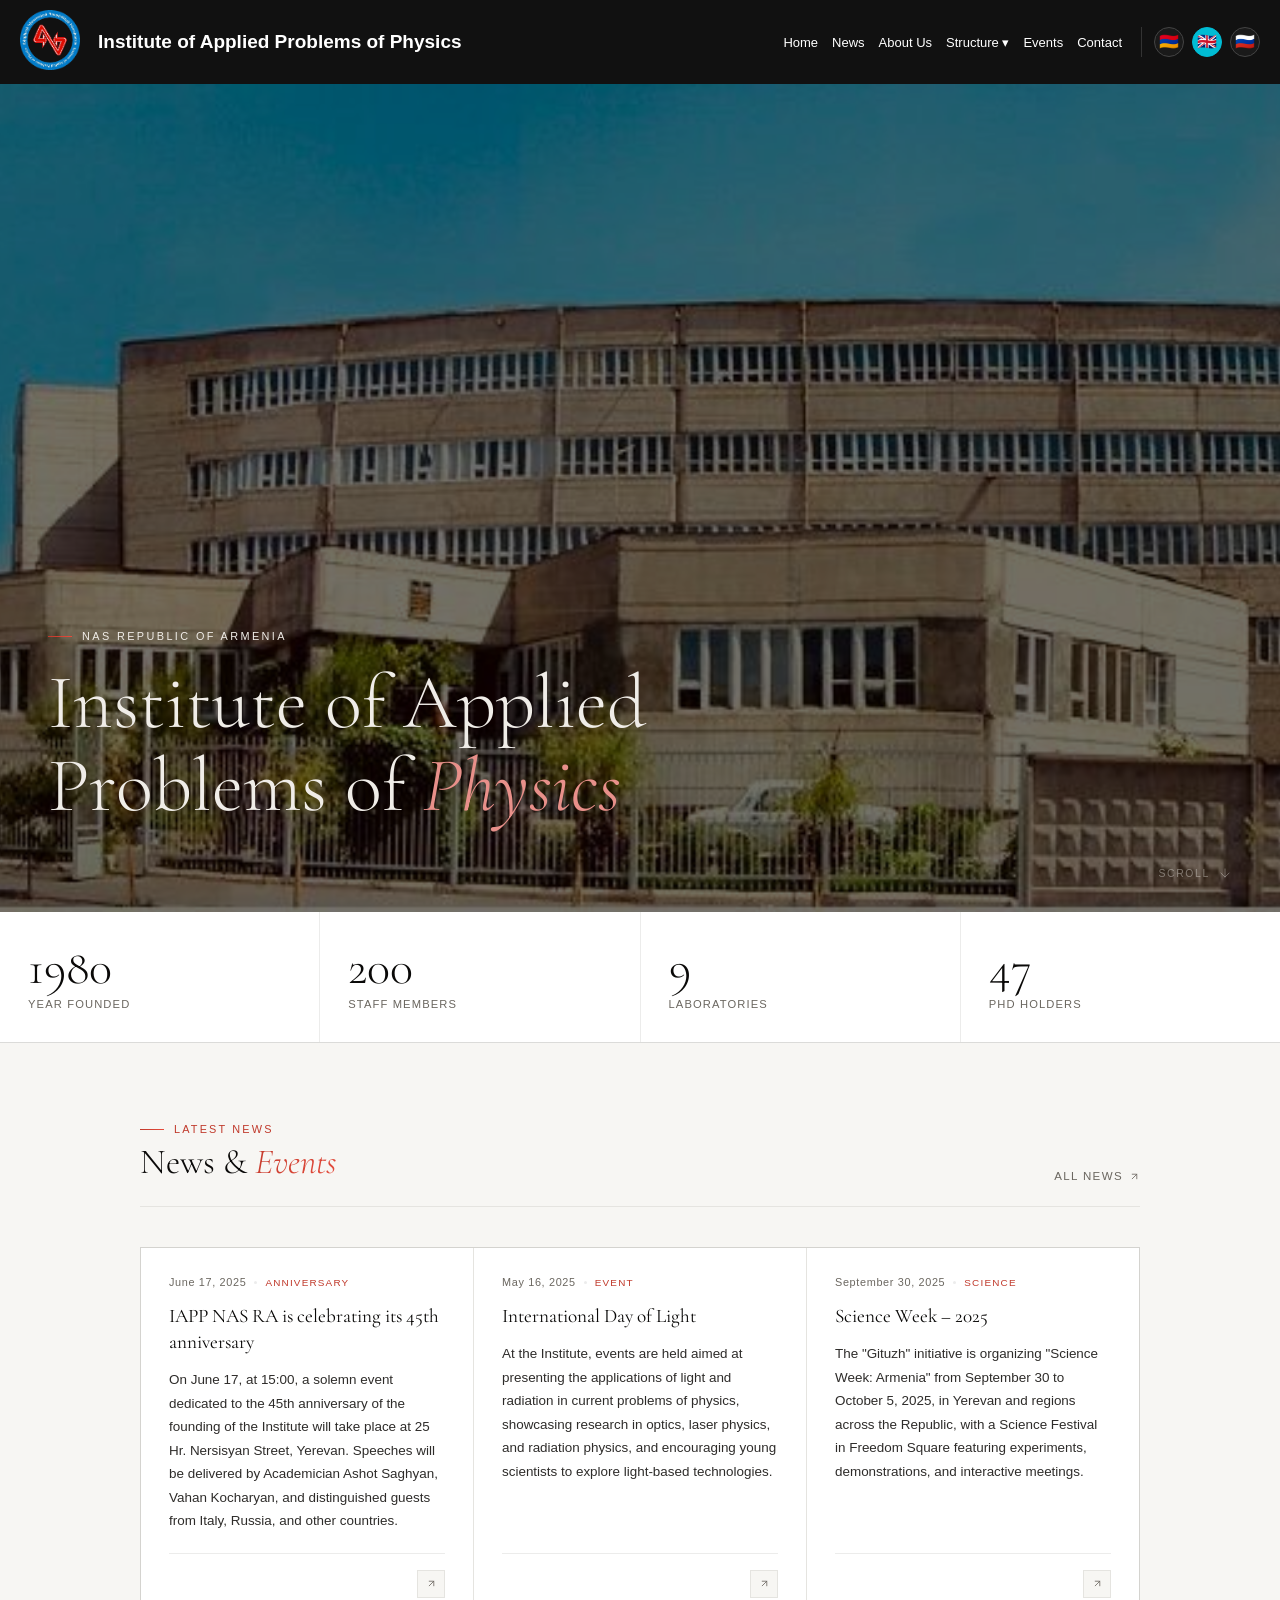
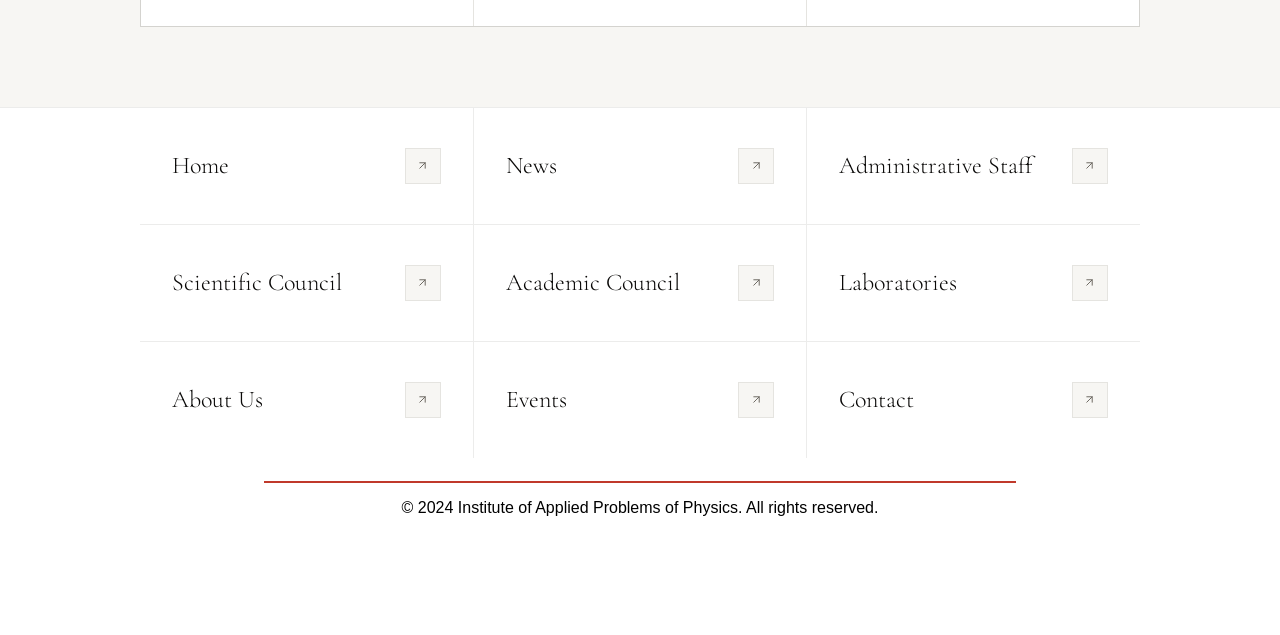
<file: index.html>
<!DOCTYPE html>
<html lang="en">

<head>
    <script defer src="./menu.js"></script>
    <link rel="stylesheet" href="menu.css">
    <link rel="stylesheet" href="index.css">
    <meta charset="UTF-8">
    <meta name="viewport" content="width=device-width, initial-scale=1.0">
    <meta name="description" content="Official website of the Institute of Applied Problems of Physics, NAS RA: research, news, events, laboratories, and contacts.">
    <title>IAPP NAS RA | Home</title>
</head>

<body>
    <header class="header">
        <div class="logo"><img src="./logos/logo.png" alt=""></div>
        <h2>Institute of Applied Problems of Physics</h2>
        <div class="menu-toggle" id="menu-toggle">☰</div>

        <nav class="nav" id="nav">
            <a href="#">Home</a>
            <a href="./news/news.html">News</a>
            <a href="./about/about.html">About Us</a>

            <div class="dropdown">
                <button class="dropbtn">Structure ▾</button>
                <div class="dropdown-content">
                    <a href="./pages/admin/admin.html">Administrative Staff</a>
                    <a href="./pages/council/council.html">Scientific Council</a>
                    <a href="./pages/academic/academic.html">Academic Council</a>
                    <a href="./pages/labs/labs.html">Laboratories</a>
                </div>
            </div>

            <a href="./events/events.html">Events</a>
            <a href="./contact/contact.html">Contact</a>
        </nav>
    </header>
    <div class="margin-fix">

    </div>


    <div class="h-hero">
        <img class="h-hero-img" src="./logos/hero-final-day2.png"
            alt="IAPP NAS RA">
        <div class="h-hero-content">
            <div class="h-eyebrow"><span>NAS Republic of Armenia</span></div>
            <h1 class="h-hero-title">Institute of Applied<br>Problems of <em>Physics</em></h1>
        </div>
        <div class="h-hero-scroll">
            Scroll
            <svg viewBox="0 0 24 24">
                <line x1="12" y1="5" x2="12" y2="19" />
                <polyline points="19 12 12 19 5 12" />
            </svg>
        </div>
    </div>

    <div class="h-stats">
        <div class="h-stat">
            <span class="h-stat-num">1980</span>
            <span class="h-stat-label">Year founded</span>
        </div>
        <div class="h-stat">
            <span class="h-stat-num">200</span>
            <span class="h-stat-label">Staff members</span>
        </div>
        <div class="h-stat">
            <span class="h-stat-num">9</span>
            <span class="h-stat-label">Laboratories</span>
        </div>
        <div class="h-stat">
            <span class="h-stat-num">47</span>
            <span class="h-stat-label">PhD holders</span>
        </div>
    </div>

    <div class="h-news">
        <div class="h-news-inner">

            <div class="h-section-head">
                <div>
                    <div class="h-section-eyebrow"><span>Latest news</span></div>
                    <h2 class="h-section-title">News & <em>Events</em></h2>
                </div>
                <a class="h-more-link" href="./news/news.html">
                    All news
                    <svg viewBox="0 0 24 24">
                        <line x1="7" y1="17" x2="17" y2="7" />
                        <polyline points="7 7 17 7 17 17" />
                    </svg>
                </a>
            </div>

            <div class="h-news-grid">

                <div class="h-ncard">
                    <div class="h-ncard-meta">
                        <span class="h-ncard-date">June 17, 2025</span>
                        <span class="h-ncard-dot"></span>
                        <span class="h-ncard-tag">Anniversary</span>
                    </div>
                    <p class="h-ncard-title">IAPP NAS RA is celebrating its 45th anniversary</p>
                    <p class="h-ncard-excerpt">On June 17, at 15:00, a solemn event dedicated to the 45th anniversary of
                        the founding of the Institute will take place at 25 Hr. Nersisyan Street, Yerevan. Speeches will
                        be delivered by Academician Ashot Saghyan, Vahan Kocharyan, and distinguished guests from Italy,
                        Russia, and other countries.</p>
                    <div class="h-ncard-footer">
                        <div class="h-ncard-arrow">
                            <svg viewBox="0 0 24 24">
                                <line x1="7" y1="17" x2="17" y2="7" />
                                <polyline points="7 7 17 7 17 17" />
                            </svg>
                        </div>
                    </div>
                </div>

                <div class="h-ncard">
                    <div class="h-ncard-meta">
                        <span class="h-ncard-date">May 16, 2025</span>
                        <span class="h-ncard-dot"></span>
                        <span class="h-ncard-tag">Event</span>
                    </div>
                    <p class="h-ncard-title">International Day of Light</p>
                    <p class="h-ncard-excerpt">At the Institute, events are held aimed at presenting the applications of
                        light and radiation in current problems of physics, showcasing research in optics, laser
                        physics, and radiation physics, and encouraging young scientists to explore light-based
                        technologies.</p>
                    <div class="h-ncard-footer">
                        <div class="h-ncard-arrow">
                            <svg viewBox="0 0 24 24">
                                <line x1="7" y1="17" x2="17" y2="7" />
                                <polyline points="7 7 17 7 17 17" />
                            </svg>
                        </div>
                    </div>
                </div>

                <div class="h-ncard">
                    <div class="h-ncard-meta">
                        <span class="h-ncard-date">September 30, 2025</span>
                        <span class="h-ncard-dot"></span>
                        <span class="h-ncard-tag">Science</span>
                    </div>
                    <p class="h-ncard-title">Science Week – 2025</p>
                    <p class="h-ncard-excerpt">The "Gituzh" initiative is organizing "Science Week: Armenia" from
                        September 30 to October 5, 2025, in Yerevan and regions across the Republic, with a Science
                        Festival in Freedom Square featuring experiments, demonstrations, and interactive meetings.</p>
                    <div class="h-ncard-footer">
                        <div class="h-ncard-arrow">
                            <svg viewBox="0 0 24 24">
                                <line x1="7" y1="17" x2="17" y2="7" />
                                <polyline points="7 7 17 7 17 17" />
                            </svg>
                        </div>
                    </div>
                </div>

            </div>
        </div>
    </div>

    <div class="h-links" style="margin-bottom: 5px;">
        <div class="h-links-inner">
            <a class="h-link-item" href="./index.html">
                <div>
                    <span class="h-link-label">Main page</span>
                    <span class="h-link-name">Home</span>
                </div>
                <div class="h-link-arrow">
                    <svg viewBox="0 0 24 24">
                        <line x1="7" y1="17" x2="17" y2="7" />
                        <polyline points="7 7 17 7 17 17" />
                    </svg>
                </div>
            </a>
            <a class="h-link-item" href="./news/news.html">
                <div>
                    <span class="h-link-label">Latest news</span>
                    <span class="h-link-name">News</span>
                </div>
                <div class="h-link-arrow">
                    <svg viewBox="0 0 24 24">
                        <line x1="7" y1="17" x2="17" y2="7" />
                        <polyline points="7 7 17 7 17 17" />
                    </svg>
                </div>
            </a>
            <a class="h-link-item" href="./pages/admin/admin.html">
                <div>
                    <span class="h-link-label">Admin Staff</span>
                    <span class="h-link-name">Administration</span>
                </div>
                <div class="h-link-arrow">
                    <svg viewBox="0 0 24 24">
                        <line x1="7" y1="17" x2="17" y2="7" />
                        <polyline points="7 7 17 7 17 17" />
                    </svg>
                </div>
            </a>
            <a class="h-link-item" href="./pages/council/council.html">
                <div>
                    <span class="h-link-label">Scientific Council</span>
                    <span class="h-link-name">Council</span>
                </div>
                <div class="h-link-arrow">
                    <svg viewBox="0 0 24 24">
                        <line x1="7" y1="17" x2="17" y2="7" />
                        <polyline points="7 7 17 7 17 17" />
                    </svg>
                </div>
            </a>
            <a class="h-link-item" href="./pages/academic/academic.html">
                <div>
                    <span class="h-link-label">Academic Council</span>
                    <span class="h-link-name">Academic</span>
                </div>
                <div class="h-link-arrow">
                    <svg viewBox="0 0 24 24">
                        <line x1="7" y1="17" x2="17" y2="7" />
                        <polyline points="7 7 17 7 17 17" />
                    </svg>
                </div>
            </a>
            <a class="h-link-item" href="./pages/labs/labs.html">
                <div>
                    <span class="h-link-label">Our Labs</span>
                    <span class="h-link-name">Laboratories</span>
                </div>
                <div class="h-link-arrow">
                    <svg viewBox="0 0 24 24">
                        <line x1="7" y1="17" x2="17" y2="7" />
                        <polyline points="7 7 17 7 17 17" />
                    </svg>
                </div>
            </a>
            <a class="h-link-item" href="./about/about.html">
                <div>
                    <span class="h-link-label">Learn more</span>
                    <span class="h-link-name">About Us</span>
                </div>
                <div class="h-link-arrow">
                    <svg viewBox="0 0 24 24">
                        <line x1="7" y1="17" x2="17" y2="7" />
                        <polyline points="7 7 17 7 17 17" />
                    </svg>
                </div>
            </a>
            <a class="h-link-item" href="./events/events.html">
                <div>
                    <span class="h-link-label">Upcoming</span>
                    <span class="h-link-name">Events</span>
                </div>
                <div class="h-link-arrow">
                    <svg viewBox="0 0 24 24">
                        <line x1="7" y1="17" x2="17" y2="7" />
                        <polyline points="7 7 17 7 17 17" />
                    </svg>
                </div>
            </a>
            <a class="h-link-item" href="./contact/contact.html">
                <div>
                    <span class="h-link-label">Get in touch</span>
                    <span class="h-link-name">Contact</span>
                </div>
                <div class="h-link-arrow">
                    <svg viewBox="0 0 24 24">
                        <line x1="7" y1="17" x2="17" y2="7" />
                        <polyline points="7 7 17 7 17 17" />
                    </svg>
                </div>
            </a>
        </div>
    </div>

    <section class="footer-card">
        <div class="red-line"></div>
        <p>© 2024 Institute of Applied Problems of Physics. All rights reserved.</p>
    </section>


</body>

</html>
</file>
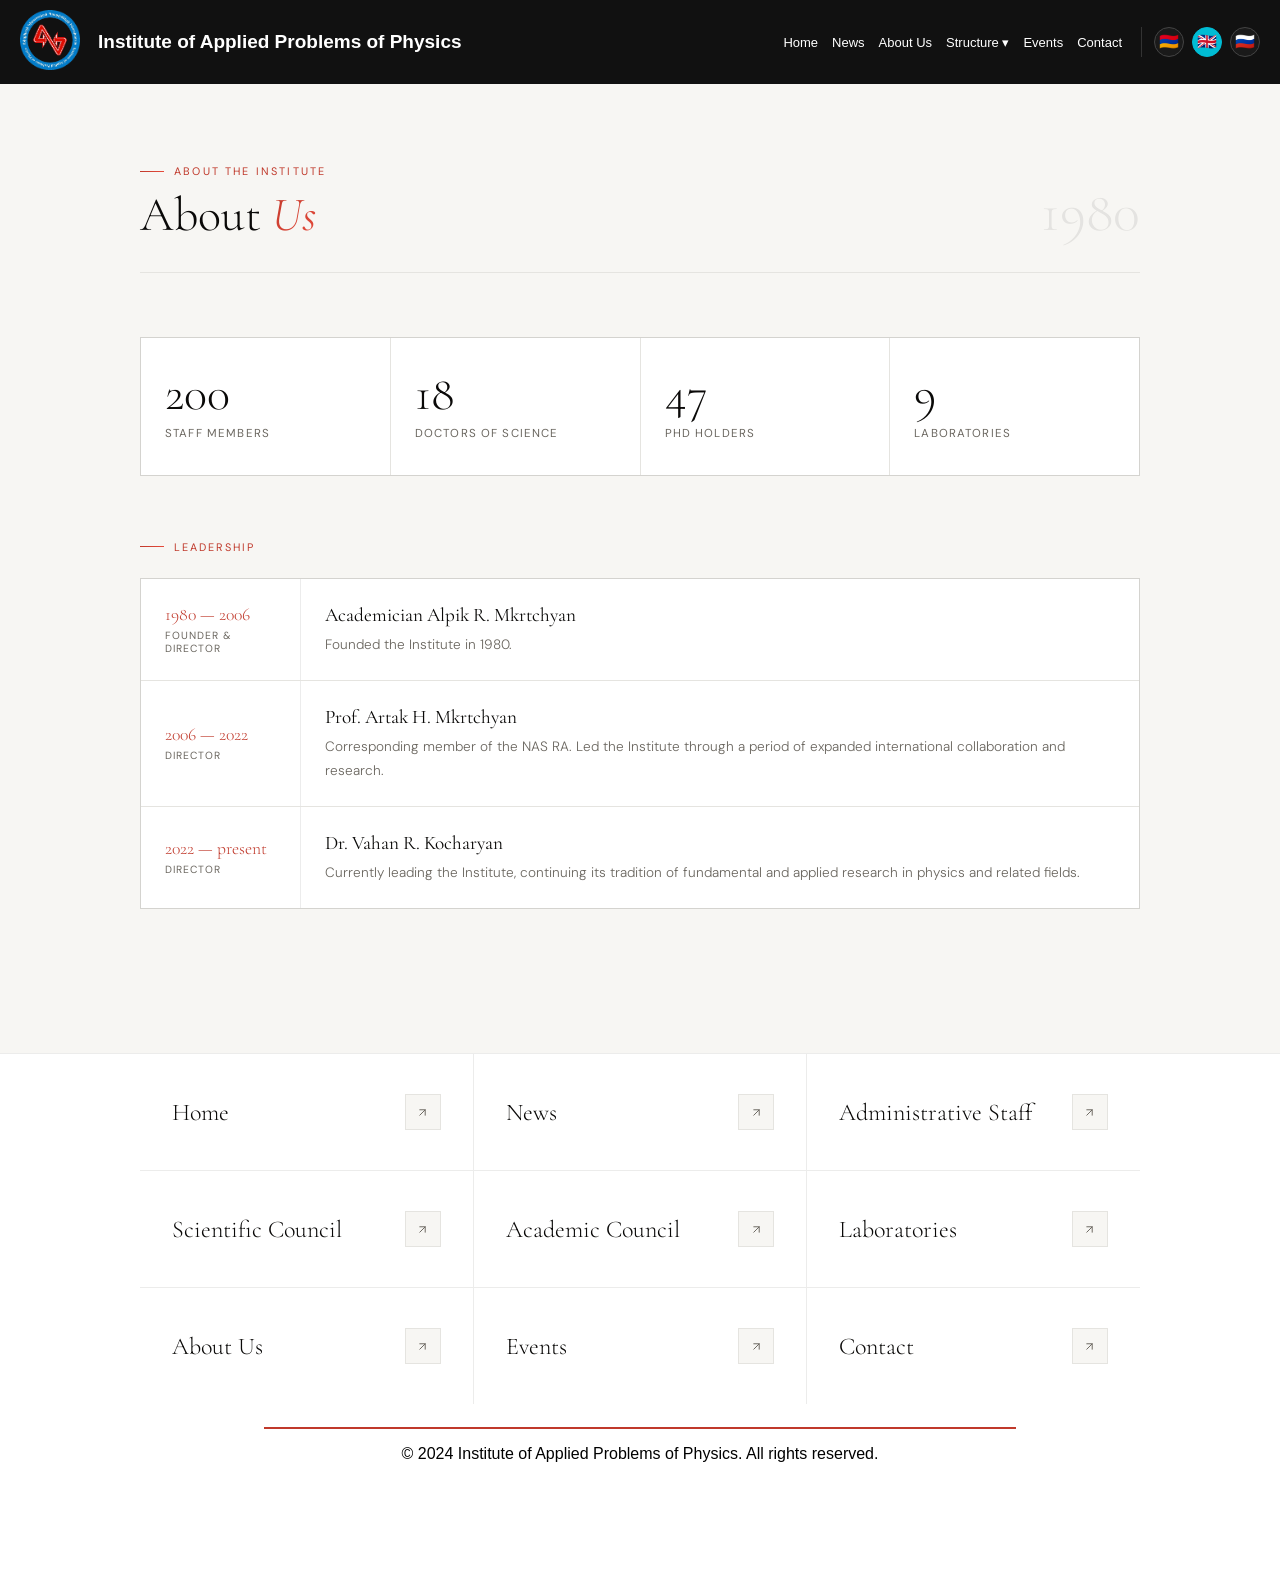
<file: about/about.html>
<!DOCTYPE html>
<html lang="en">
<head>
    <script defer src="../menu.js"></script>
    <link rel="stylesheet" href="../menu.css">
    <link rel="stylesheet" href="about.css">
    <meta charset="UTF-8">
    <meta name="viewport" content="width=device-width, initial-scale=1.0">
    <meta name="description" content="About the Institute of Applied Problems of Physics: mission, leadership, research areas, and institutional overview.">
    <title>IAPP NAS RA | About</title>
</head>
<body>
    <header class="header">
    <div class="logo"><img src="../logos/logo.png" alt=""></div>
    <h2>Institute of Applied Problems of Physics</h2>
    <div class="menu-toggle" id="menu-toggle">☰</div>

    <nav class="nav" id="nav">
        <a href="../index.html">Home</a>
        <a href="../news/news.html">News</a>
        <a href="#">About Us</a>

        <div class="dropdown">
            <button class="dropbtn">Structure ▾</button>
            <div class="dropdown-content">
                <a href="../pages/admin/admin.html">Administrative Staff</a>
                <a href="../pages/council/council.html">Scientific Council</a>
                <a href="../pages/academic/academic.html">Academic Council</a>
                <a href="../pages/labs/labs.html">Laboratories</a>
            </div>
        </div>

        <a href="../events/events.html">Events</a>
        <a href="../contact/contact.html">Contact</a>
    </nav>
</header>
<div class="margin-fix">
    
</div>

<section class="about-section">
  <div class="about-inner">

    <div class="a-head">
      <div>
        <div class="a-eyebrow"><span>About the Institute</span></div>
        <h1 class="a-title">About <em>Us</em></h1>
      </div>
      <span class="a-founded">1980</span>
    </div>

    <!-- Stats -->
    <div class="a-stats">
      <div class="a-stat">
        <span class="a-stat-num">200</span>
        <span class="a-stat-label">Staff members</span>
      </div>
      <div class="a-stat">
        <span class="a-stat-num">18</span>
        <span class="a-stat-label">Doctors of Science</span>
      </div>
      <div class="a-stat">
        <span class="a-stat-num">47</span>
        <span class="a-stat-label">PhD holders</span>
      </div>
      <div class="a-stat">
        <span class="a-stat-num">9</span>
        <span class="a-stat-label">Laboratories</span>
      </div>
    </div>

    <!-- Timeline -->
    <p class="a-section-label">Leadership</p>
    <div class="a-timeline">
      <div class="a-titem">
        <div class="a-tdate">
          <span class="a-tyears">1980 — 2006</span>
          <span class="a-trole">Founder & Director</span>
        </div>
        <div class="a-tbody">
          <p class="a-tname">Academician Alpik R. Mkrtchyan</p>
          <p class="a-tdesc">Founded the Institute in 1980.</p>
        </div>
      </div>
      <div class="a-titem">
        <div class="a-tdate">
          <span class="a-tyears">2006 — 2022</span>
          <span class="a-trole">Director</span>
        </div>
        <div class="a-tbody">
          <p class="a-tname">Prof. Artak H. Mkrtchyan</p>
          <p class="a-tdesc">Corresponding member of the NAS RA. Led the Institute through a period of expanded international collaboration and research.</p>
        </div>
      </div>
      <div class="a-titem">
        <div class="a-tdate">
          <span class="a-tyears">2022 — present</span>
          <span class="a-trole">Director</span>
        </div>
        <div class="a-tbody">
          <p class="a-tname">Dr. Vahan R. Kocharyan</p>
          <p class="a-tdesc">Currently leading the Institute, continuing its tradition of fundamental and applied research in physics and related fields.</p>
        </div>
      </div>
    </div>

  </div>
</section>

 <div class="h-links" style="margin-bottom: 5px;">
        <div class="h-links-inner">
             <a class="h-link-item" href="../index.html">
                <div>
                    <span class="h-link-label">Main page</span>
                    <span class="h-link-name">Home</span>
                </div>
                <div class="h-link-arrow">
                    <svg viewBox="0 0 24 24">
                        <line x1="7" y1="17" x2="17" y2="7" />
                        <polyline points="7 7 17 7 17 17" />
                    </svg>
                </div>
            </a>
            <a class="h-link-item" href="../news/news.html">
                <div>
                    <span class="h-link-label">Latest news</span>
                    <span class="h-link-name">News</span>
                </div>
                <div class="h-link-arrow">
                    <svg viewBox="0 0 24 24">
                        <line x1="7" y1="17" x2="17" y2="7" />
                        <polyline points="7 7 17 7 17 17" />
                    </svg>
                </div>
            </a>
             <a class="h-link-item" href="../pages/admin/admin.html">
                <div>
                    <span class="h-link-label">Admin Staff</span>
                    <span class="h-link-name">Administration</span>
                </div>
                <div class="h-link-arrow">
                    <svg viewBox="0 0 24 24">
                        <line x1="7" y1="17" x2="17" y2="7" />
                        <polyline points="7 7 17 7 17 17" />
                    </svg>
                </div>
            </a>
             <a class="h-link-item" href="../pages/council/council.html">
                <div>
                    <span class="h-link-label">Scientific Council</span>
                    <span class="h-link-name">Council</span>
                </div>
                <div class="h-link-arrow">
                    <svg viewBox="0 0 24 24">
                        <line x1="7" y1="17" x2="17" y2="7" />
                        <polyline points="7 7 17 7 17 17" />
                    </svg>
                </div>
            </a>
             <a class="h-link-item" href="../pages/academic/academic.html">
                <div>
                    <span class="h-link-label">Academic Council</span>
                    <span class="h-link-name">Academic</span>
                </div>
                <div class="h-link-arrow">
                    <svg viewBox="0 0 24 24">
                        <line x1="7" y1="17" x2="17" y2="7" />
                        <polyline points="7 7 17 7 17 17" />
                    </svg>
                </div>
            </a>
            <a class="h-link-item" href="../pages/labs/labs.html">
                <div>
                    <span class="h-link-label">Our Labs</span>
                    <span class="h-link-name">Laboratories</span>
                </div>
                <div class="h-link-arrow">
                    <svg viewBox="0 0 24 24">
                        <line x1="7" y1="17" x2="17" y2="7" />
                        <polyline points="7 7 17 7 17 17" />
                    </svg>
                </div>
            </a>
            <a class="h-link-item" href="./about.html">
                <div>
                    <span class="h-link-label">Learn more</span>
                    <span class="h-link-name">About Us</span>
                </div>
                <div class="h-link-arrow">
                    <svg viewBox="0 0 24 24">
                        <line x1="7" y1="17" x2="17" y2="7" />
                        <polyline points="7 7 17 7 17 17" />
                    </svg>
                </div>
            </a>
            <a class="h-link-item" href="../events/events.html">
                <div>
                    <span class="h-link-label">Upcoming</span>
                    <span class="h-link-name">Events</span>
                </div>
                <div class="h-link-arrow">
                    <svg viewBox="0 0 24 24">
                        <line x1="7" y1="17" x2="17" y2="7" />
                        <polyline points="7 7 17 7 17 17" />
                    </svg>
                </div>
            </a>
            <a class="h-link-item" href="../contact/contact.html">
                <div>
                    <span class="h-link-label">Get in touch</span>
                    <span class="h-link-name">Contact</span>
                </div>
                <div class="h-link-arrow">
                    <svg viewBox="0 0 24 24">
                        <line x1="7" y1="17" x2="17" y2="7" />
                        <polyline points="7 7 17 7 17 17" />
                    </svg>
                </div>
            </a>
        </div>
    </div>

      <section class="footer-card">
        <div class="red-line"></div>
        <p>© 2024 Institute of Applied Problems of Physics. All rights reserved.</p>
    </section>
</body>
</html>
</file>
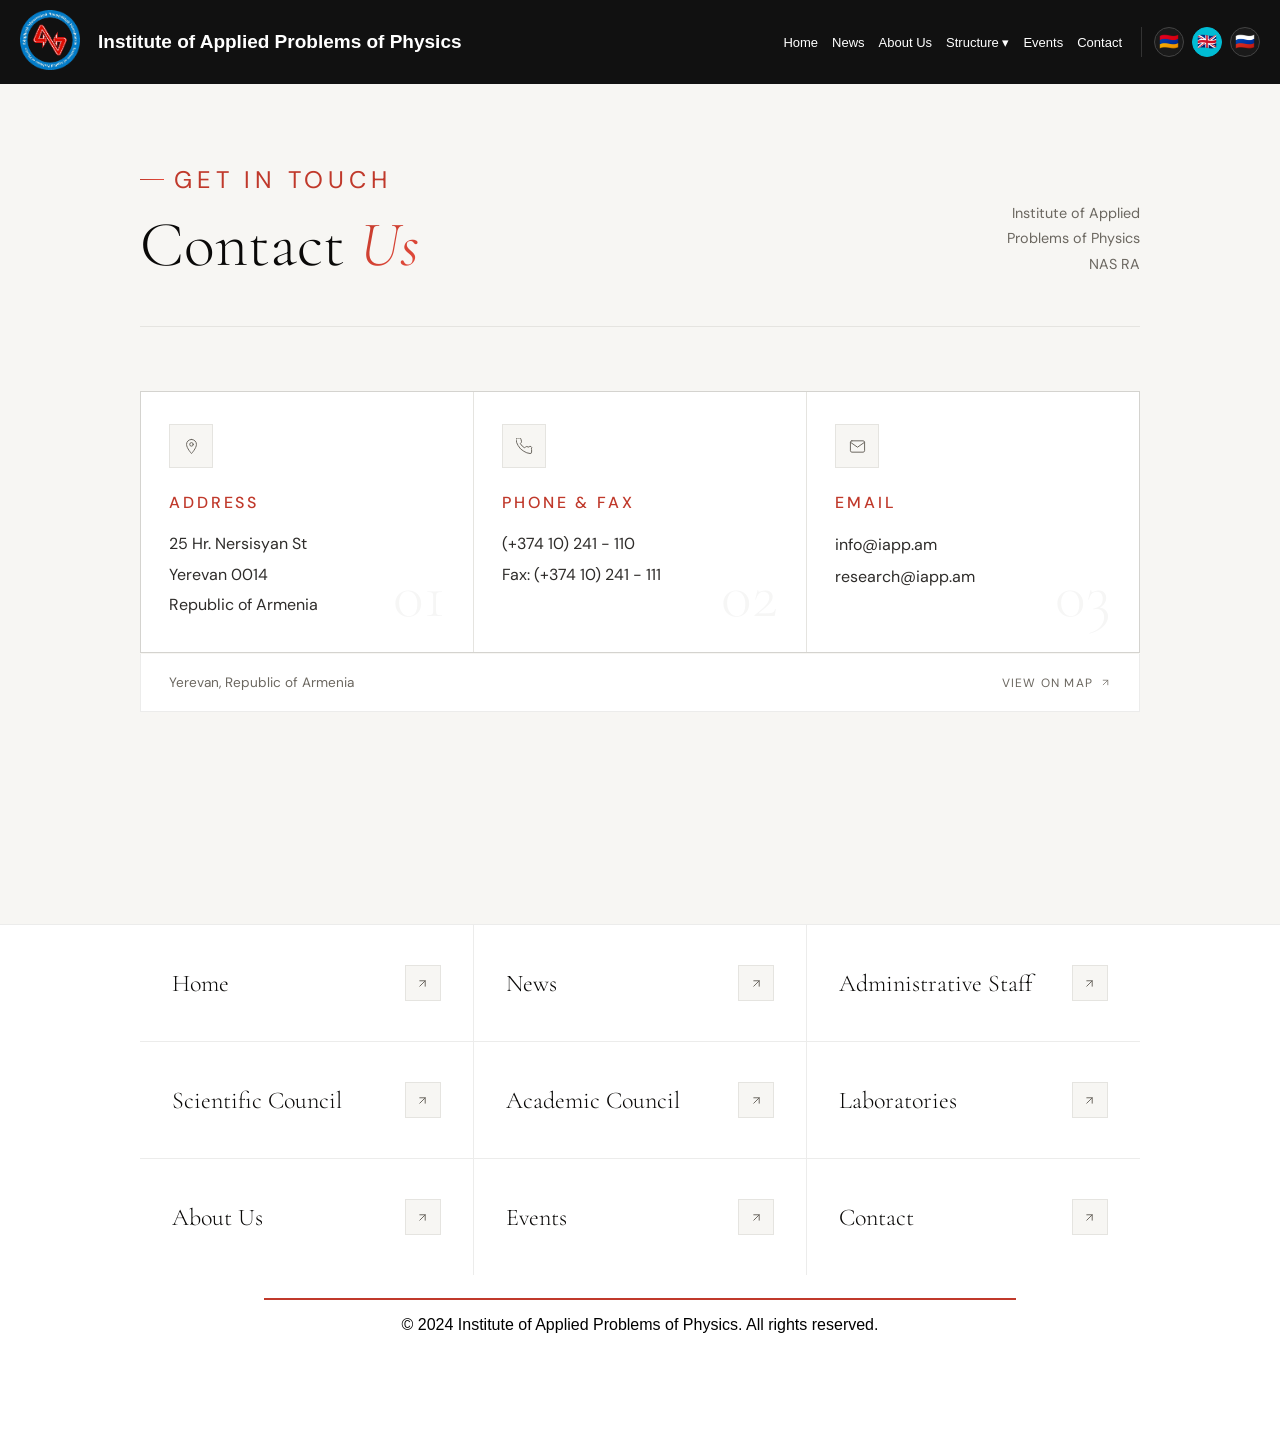
<file: contact/contact.html>
<!DOCTYPE html>
<html lang="en">
<head>
    <script defer src="../menu.js"></script>
    <link rel="stylesheet" href="../menu.css">
    <link rel="stylesheet" href="contact.css">
    <meta charset="UTF-8">
    <meta name="viewport" content="width=device-width, initial-scale=1.0">
    <meta name="description" content="Contact information for the Institute of Applied Problems of Physics: address, phone, fax, email, and location.">
    <title>IAPP NAS RA | Contact</title>
</head>
<body>
    <header class="header">
    <div class="logo"><img src="../logos/logo.png" alt=""></div>
    <h2>Institute of Applied Problems of Physics</h2>
    <div class="menu-toggle" id="menu-toggle">☰</div>

    <nav class="nav" id="nav">
        <a href="../index.html">Home</a>
        <a href="../news/news.html">News</a>
        <a href="../about/about.html">About Us</a>

        <div class="dropdown">
            <button class="dropbtn">Structure ▾</button>
            <div class="dropdown-content">
                <a href="../pages/admin/admin.html">Administrative Staff</a>
                <a href="../pages/council/council.html">Scientific Council</a>
                  <a href="../pages/academic/academic.html">Academic Council</a>
                <a href="../pages/labs/labs.html">Laboratories</a>
            </div>
        </div>

        <a href="../events/events.html">Events</a>
        <a href="#">Contact</a>
    </nav>
</header>
<div class="margin-fix">
    
</div>

<section class="contact-section">
  <div class="contact-inner">

    <div class="c-head">
      <div>
        <div class="c-eyebrow"><span>Get in touch</span></div>
        <h1 class="c-title">Contact <em>Us</em></h1>
      </div>
      <div class="c-head-right">
        <p class="c-org">Institute of Applied<br>Problems of Physics<br>NAS RA</p>
      </div>
    </div>

    <div class="c-grid">

      <div class="c-card">
        <div class="c-icon">
          <svg viewBox="0 0 24 24"><path d="M12 2C8.13 2 5 5.13 5 9c0 5.25 7 13 7 13s7-7.75 7-13c0-3.87-3.13-7-7-7z"/><circle cx="12" cy="9" r="2.5"/></svg>
        </div>
        <span class="c-label">Address</span>
        <p class="c-text">25 Hr. Nersisyan St<br>Yerevan 0014<br>Republic of Armenia</p>
        <span class="c-num">01</span>
      </div>

      <div class="c-card">
        <div class="c-icon">
          <svg viewBox="0 0 24 24"><path d="M22 16.92v3a2 2 0 01-2.18 2 19.79 19.79 0 01-8.63-3.07A19.5 19.5 0 013.07 10.8 19.79 19.79 0 010 2.18 2 2 0 012 0h3a2 2 0 012 1.72c.127.96.361 1.903.7 2.81a2 2 0 01-.45 2.11L6.09 7.91a16 16 0 006 6l1.27-1.27a2 2 0 012.11-.45c.907.339 1.85.573 2.81.7A2 2 0 0122 14.92z"/></svg>
        </div>
        <span class="c-label">Phone &amp; Fax</span>
        <p class="c-text">(+374 10) 241 - 110<br>Fax: (+374 10) 241 - 111</p>
        <span class="c-num">02</span>
      </div>

      <div class="c-card">
        <div class="c-icon">
          <svg viewBox="0 0 24 24"><path d="M4 4h16c1.1 0 2 .9 2 2v12c0 1.1-.9 2-2 2H4c-1.1 0-2-.9-2-2V6c0-1.1.9-2 2-2z"/><polyline points="22,6 12,13 2,6"/></svg>
        </div>
        <span class="c-label">Email</span>
        <a class="c-link" href="mailto:info@iapp.am">info@iapp.am</a>
        <a class="c-link" href="mailto:research@iapp.am">research@iapp.am</a>
        <span class="c-num">03</span>
      </div>

    </div>

    <div class="c-bar">
      <span class="c-bar-text">Yerevan, Republic of Armenia</span>
      <a class="c-map-link" href="https://maps.google.com/?q=25+Hr.+Nersisyan+St,+Yerevan" target="_blank">
        View on map
        <svg viewBox="0 0 24 24"><line x1="7" y1="17" x2="17" y2="7"/><polyline points="7 7 17 7 17 17"/></svg>
      </a>
    </div>

  </div>
</section>

<div class="h-links" style="margin-bottom: 5px;">
        <div class="h-links-inner">
             <a class="h-link-item" href="../index.html">
                <div>
                    <span class="h-link-label">Main page</span>
                    <span class="h-link-name">Home</span>
                </div>
                <div class="h-link-arrow">
                    <svg viewBox="0 0 24 24">
                        <line x1="7" y1="17" x2="17" y2="7" />
                        <polyline points="7 7 17 7 17 17" />
                    </svg>
                </div>
            </a>
            <a class="h-link-item" href="../news/news.html">
                <div>
                    <span class="h-link-label">Latest news</span>
                    <span class="h-link-name">News</span>
                </div>
                <div class="h-link-arrow">
                    <svg viewBox="0 0 24 24">
                        <line x1="7" y1="17" x2="17" y2="7" />
                        <polyline points="7 7 17 7 17 17" />
                    </svg>
                </div>
            </a>
             <a class="h-link-item" href="../pages/admin/admin.html">
                <div>
                    <span class="h-link-label">Admin Staff</span>
                    <span class="h-link-name">Administration</span>
                </div>
                <div class="h-link-arrow">
                    <svg viewBox="0 0 24 24">
                        <line x1="7" y1="17" x2="17" y2="7" />
                        <polyline points="7 7 17 7 17 17" />
                    </svg>
                </div>
            </a>
             <a class="h-link-item" href="../pages/council/council.html">
                <div>
                    <span class="h-link-label">Scientific Council</span>
                    <span class="h-link-name">Council</span>
                </div>
                <div class="h-link-arrow">
                    <svg viewBox="0 0 24 24">
                        <line x1="7" y1="17" x2="17" y2="7" />
                        <polyline points="7 7 17 7 17 17" />
                    </svg>
                </div>
            </a>
             <a class="h-link-item" href="../pages/academic/academic.html">
                <div>
                    <span class="h-link-label">Academic Council</span>
                    <span class="h-link-name">Academic</span>
                </div>
                <div class="h-link-arrow">
                    <svg viewBox="0 0 24 24">
                        <line x1="7" y1="17" x2="17" y2="7" />
                        <polyline points="7 7 17 7 17 17" />
                    </svg>
                </div>
            </a>
            <a class="h-link-item" href="../pages/labs/labs.html">
                <div>
                    <span class="h-link-label">Our Labs</span>
                    <span class="h-link-name">Laboratories</span>
                </div>
                <div class="h-link-arrow">
                    <svg viewBox="0 0 24 24">
                        <line x1="7" y1="17" x2="17" y2="7" />
                        <polyline points="7 7 17 7 17 17" />
                    </svg>
                </div>
            </a>
            <a class="h-link-item" href="../about/about.html">
                <div>
                    <span class="h-link-label">Learn more</span>
                    <span class="h-link-name">About Us</span>
                </div>
                <div class="h-link-arrow">
                    <svg viewBox="0 0 24 24">
                        <line x1="7" y1="17" x2="17" y2="7" />
                        <polyline points="7 7 17 7 17 17" />
                    </svg>
                </div>
            </a>
            <a class="h-link-item" href="../events/events.html">
                <div>
                    <span class="h-link-label">Upcoming</span>
                    <span class="h-link-name">Events</span>
                </div>
                <div class="h-link-arrow">
                    <svg viewBox="0 0 24 24">
                        <line x1="7" y1="17" x2="17" y2="7" />
                        <polyline points="7 7 17 7 17 17" />
                    </svg>
                </div>
            </a>
            <a class="h-link-item" href="./contact.html">
                <div>
                    <span class="h-link-label">Get in touch</span>
                    <span class="h-link-name">Contact</span>
                </div>
                <div class="h-link-arrow">
                    <svg viewBox="0 0 24 24">
                        <line x1="7" y1="17" x2="17" y2="7" />
                        <polyline points="7 7 17 7 17 17" />
                    </svg>
                </div>
            </a>
        </div>
    </div>

      <section class="footer-card">
        <div class="red-line"></div>
        <p>© 2024 Institute of Applied Problems of Physics. All rights reserved.</p>
    </section>

</body>
</html>
</file>
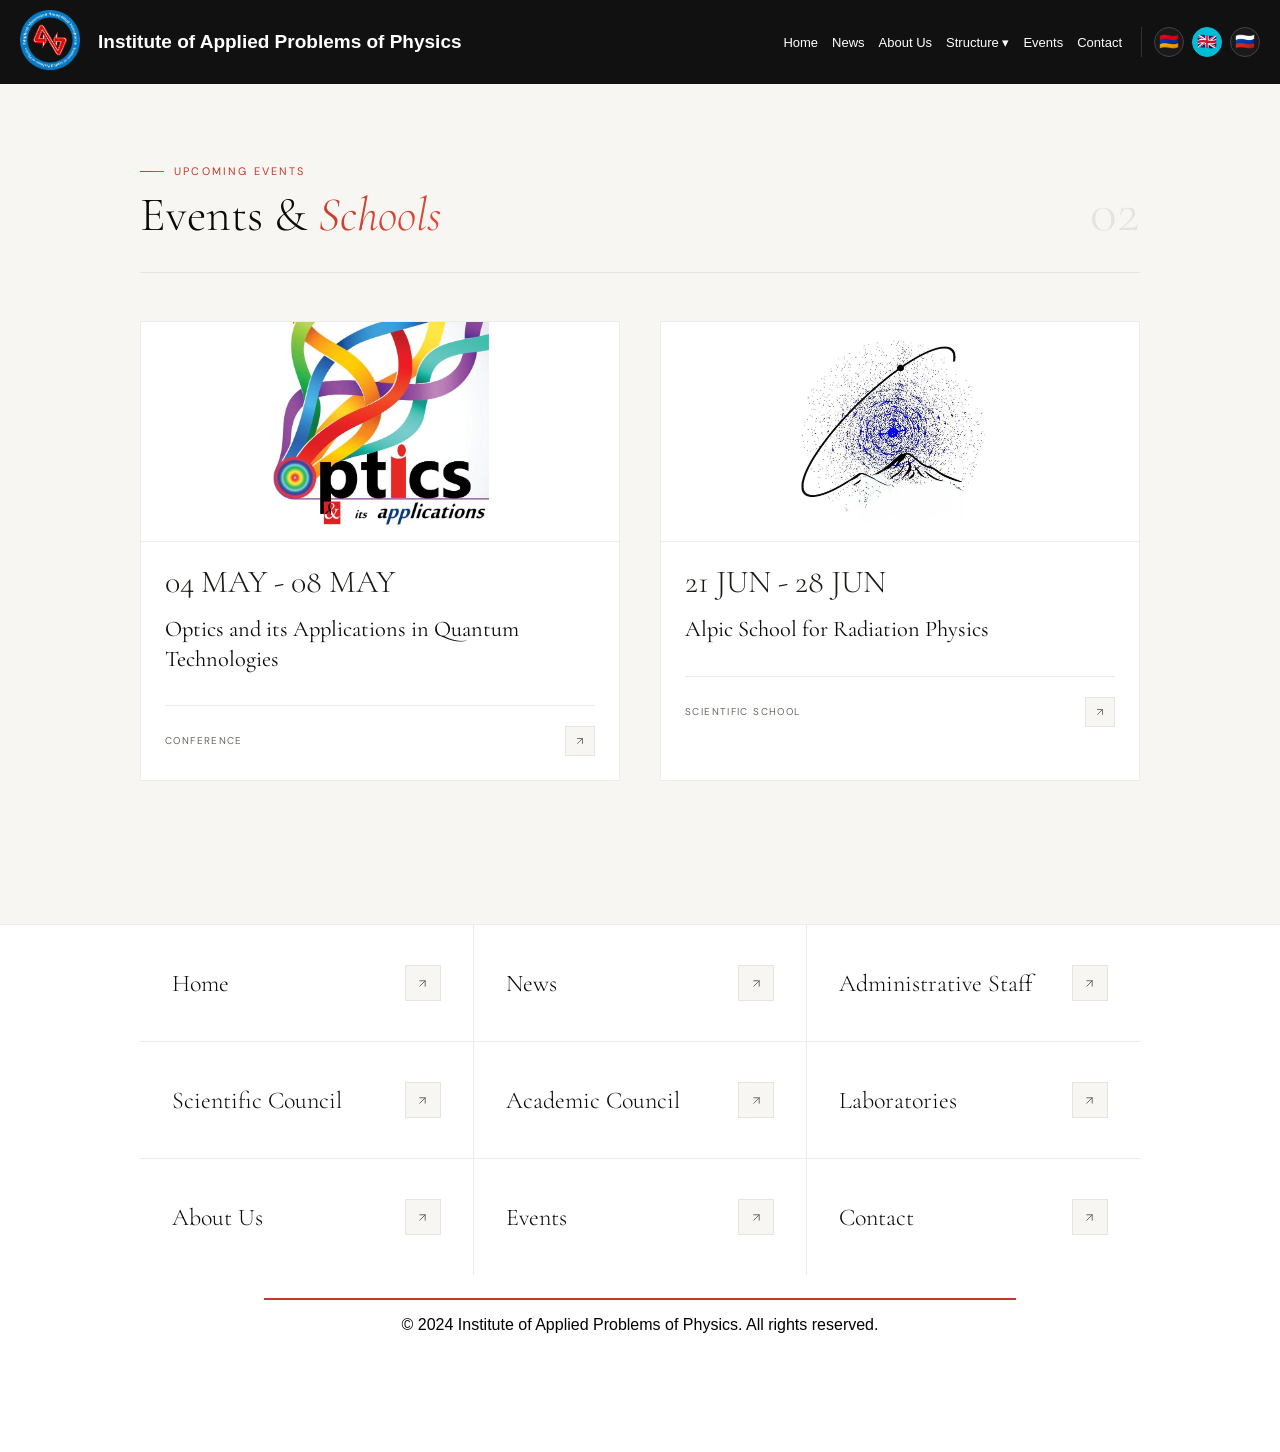
<file: events/events.html>
<!DOCTYPE html>
<html lang="en">
<head>
    <script defer src="../menu.js"></script>
    <link rel="stylesheet" href="../menu.css">
    <link rel="stylesheet" href="events.css">
    <meta charset="UTF-8">
    <meta name="viewport" content="width=device-width, initial-scale=1.0">
    <meta name="description" content="Upcoming events, conferences, and scientific schools at the Institute of Applied Problems of Physics.">
    <title>IAPP NAS RA | Events</title>
</head>
<body>
    <header class="header">
    <div class="logo"><img src="../logos/logo.png" alt=""></div>
    <h2>Institute of Applied Problems of Physics</h2>
    <div class="menu-toggle" id="menu-toggle">☰</div>

    <nav class="nav" id="nav">
        <a href="../index.html">Home</a>
        <a href="../news/news.html">News</a>
        <a href="../about/about.html">About Us</a>

        <div class="dropdown">
            <button class="dropbtn">Structure ▾</button>
            <div class="dropdown-content">
                <a href="../pages/admin/admin.html">Administrative Staff</a>
                <a href="../pages/council/council.html">Scientific Council</a>
                  <a href="../pages/academic/academic.html">Academic Council</a>
                <a href="../pages/labs/labs.html">Laboratories</a>
            </div>
        </div>

        <a href="#">Events</a>
        <a href="../contact/contact.html">Contact</a>
    </nav>
</header>
<div class="margin-fix">
    
</div>

<section class="events-section">
  <div class="events-inner">

    <div class="e-head">
      <div>
        <div class="e-eyebrow"><span>Upcoming events</span></div>
        <h2 class="e-title">Events & <em>Schools</em></h2>
      </div>
      <span class="e-count">02</span>
    </div>

    <div class="e-grid">

      <a class="e-card" href="https://opticssymposia.iapp.am/" target="_blank" rel="noopener">
        <div class="e-img-wrap">
          <img src="./eventsImages/1.jpg" alt="Optics and Quantum Technologies">
        </div>
        <div class="e-body">
          <div class="e-date-badge">
            <span class="e-day">04 MAY - 08 MAY</span>
          </div>
          <h3 class="e-card-title">Optics and its Applications in Quantum Technologies</h3>
          <div class="e-footer">
            <span class="e-tag">Conference</span>
            <div class="e-arrow">
              <svg viewBox="0 0 24 24"><line x1="7" y1="17" x2="17" y2="7"/><polyline points="7 7 17 7 17 17"/></svg>
            </div>
          </div>
        </div>
      </a>

      <a class="e-card" href="https://iappconfschool.am/" target="_blank" rel="noopener">
        <div class="e-img-wrap">
          <img src="./eventsImages/2.jpg" alt="Alpic School for Radiation Physics">
        </div>
        <div class="e-body">
          <div class="e-date-badge">
            <span class="e-day">21 JUN - 28 JUN</span>
          </div>
          <h3 class="e-card-title">Alpic School for Radiation Physics</h3>
          <div class="e-footer">
            <span class="e-tag">Scientific School</span>
            <div class="e-arrow">
              <svg viewBox="0 0 24 24"><line x1="7" y1="17" x2="17" y2="7"/><polyline points="7 7 17 7 17 17"/></svg>
            </div>
          </div>
        </div>
      </a>

    </div>
  </div>
</section>


<div class="h-links" style="margin-bottom: 5px;">
        <div class="h-links-inner">
             <a class="h-link-item" href="../index.html">
                <div>
                    <span class="h-link-label">Main page</span>
                    <span class="h-link-name">Home</span>
                </div>
                <div class="h-link-arrow">
                    <svg viewBox="0 0 24 24">
                        <line x1="7" y1="17" x2="17" y2="7" />
                        <polyline points="7 7 17 7 17 17" />
                    </svg>
                </div>
            </a>
            <a class="h-link-item" href="../news/news.html">
                <div>
                    <span class="h-link-label">Latest news</span>
                    <span class="h-link-name">News</span>
                </div>
                <div class="h-link-arrow">
                    <svg viewBox="0 0 24 24">
                        <line x1="7" y1="17" x2="17" y2="7" />
                        <polyline points="7 7 17 7 17 17" />
                    </svg>
                </div>
            </a>
             <a class="h-link-item" href="../pages/admin/admin.html">
                <div>
                    <span class="h-link-label">Admin Staff</span>
                    <span class="h-link-name">Administration</span>
                </div>
                <div class="h-link-arrow">
                    <svg viewBox="0 0 24 24">
                        <line x1="7" y1="17" x2="17" y2="7" />
                        <polyline points="7 7 17 7 17 17" />
                    </svg>
                </div>
            </a>
             <a class="h-link-item" href="../pages/council/council.html">
                <div>
                    <span class="h-link-label">Scientific Council</span>
                    <span class="h-link-name">Council</span>
                </div>
                <div class="h-link-arrow">
                    <svg viewBox="0 0 24 24">
                        <line x1="7" y1="17" x2="17" y2="7" />
                        <polyline points="7 7 17 7 17 17" />
                    </svg>
                </div>
            </a>
             <a class="h-link-item" href="../pages/academic/academic.html">
                <div>
                    <span class="h-link-label">Academic Council</span>
                    <span class="h-link-name">Academic</span>
                </div>
                <div class="h-link-arrow">
                    <svg viewBox="0 0 24 24">
                        <line x1="7" y1="17" x2="17" y2="7" />
                        <polyline points="7 7 17 7 17 17" />
                    </svg>
                </div>
            </a>
            <a class="h-link-item" href="../pages/labs/labs.html">
                <div>
                    <span class="h-link-label">Our Labs</span>
                    <span class="h-link-name">Laboratories</span>
                </div>
                <div class="h-link-arrow">
                    <svg viewBox="0 0 24 24">
                        <line x1="7" y1="17" x2="17" y2="7" />
                        <polyline points="7 7 17 7 17 17" />
                    </svg>
                </div>
            </a>
            <a class="h-link-item" href="../about/about.html">
                <div>
                    <span class="h-link-label">Learn more</span>
                    <span class="h-link-name">About Us</span>
                </div>
                <div class="h-link-arrow">
                    <svg viewBox="0 0 24 24">
                        <line x1="7" y1="17" x2="17" y2="7" />
                        <polyline points="7 7 17 7 17 17" />
                    </svg>
                </div>
            </a>
            <a class="h-link-item" href="./events.html">
                <div>
                    <span class="h-link-label">Upcoming</span>
                    <span class="h-link-name">Events</span>
                </div>
                <div class="h-link-arrow">
                    <svg viewBox="0 0 24 24">
                        <line x1="7" y1="17" x2="17" y2="7" />
                        <polyline points="7 7 17 7 17 17" />
                    </svg>
                </div>
            </a>
            <a class="h-link-item" href="../contact/contact.html">
                <div>
                    <span class="h-link-label">Get in touch</span>
                    <span class="h-link-name">Contact</span>
                </div>
                <div class="h-link-arrow">
                    <svg viewBox="0 0 24 24">
                        <line x1="7" y1="17" x2="17" y2="7" />
                        <polyline points="7 7 17 7 17 17" />
                    </svg>
                </div>
            </a>
        </div>
    </div>

      <section class="footer-card">
        <div class="red-line"></div>
        <p>© 2024 Institute of Applied Problems of Physics. All rights reserved.</p>
    </section>
</body>
</html>
</file>
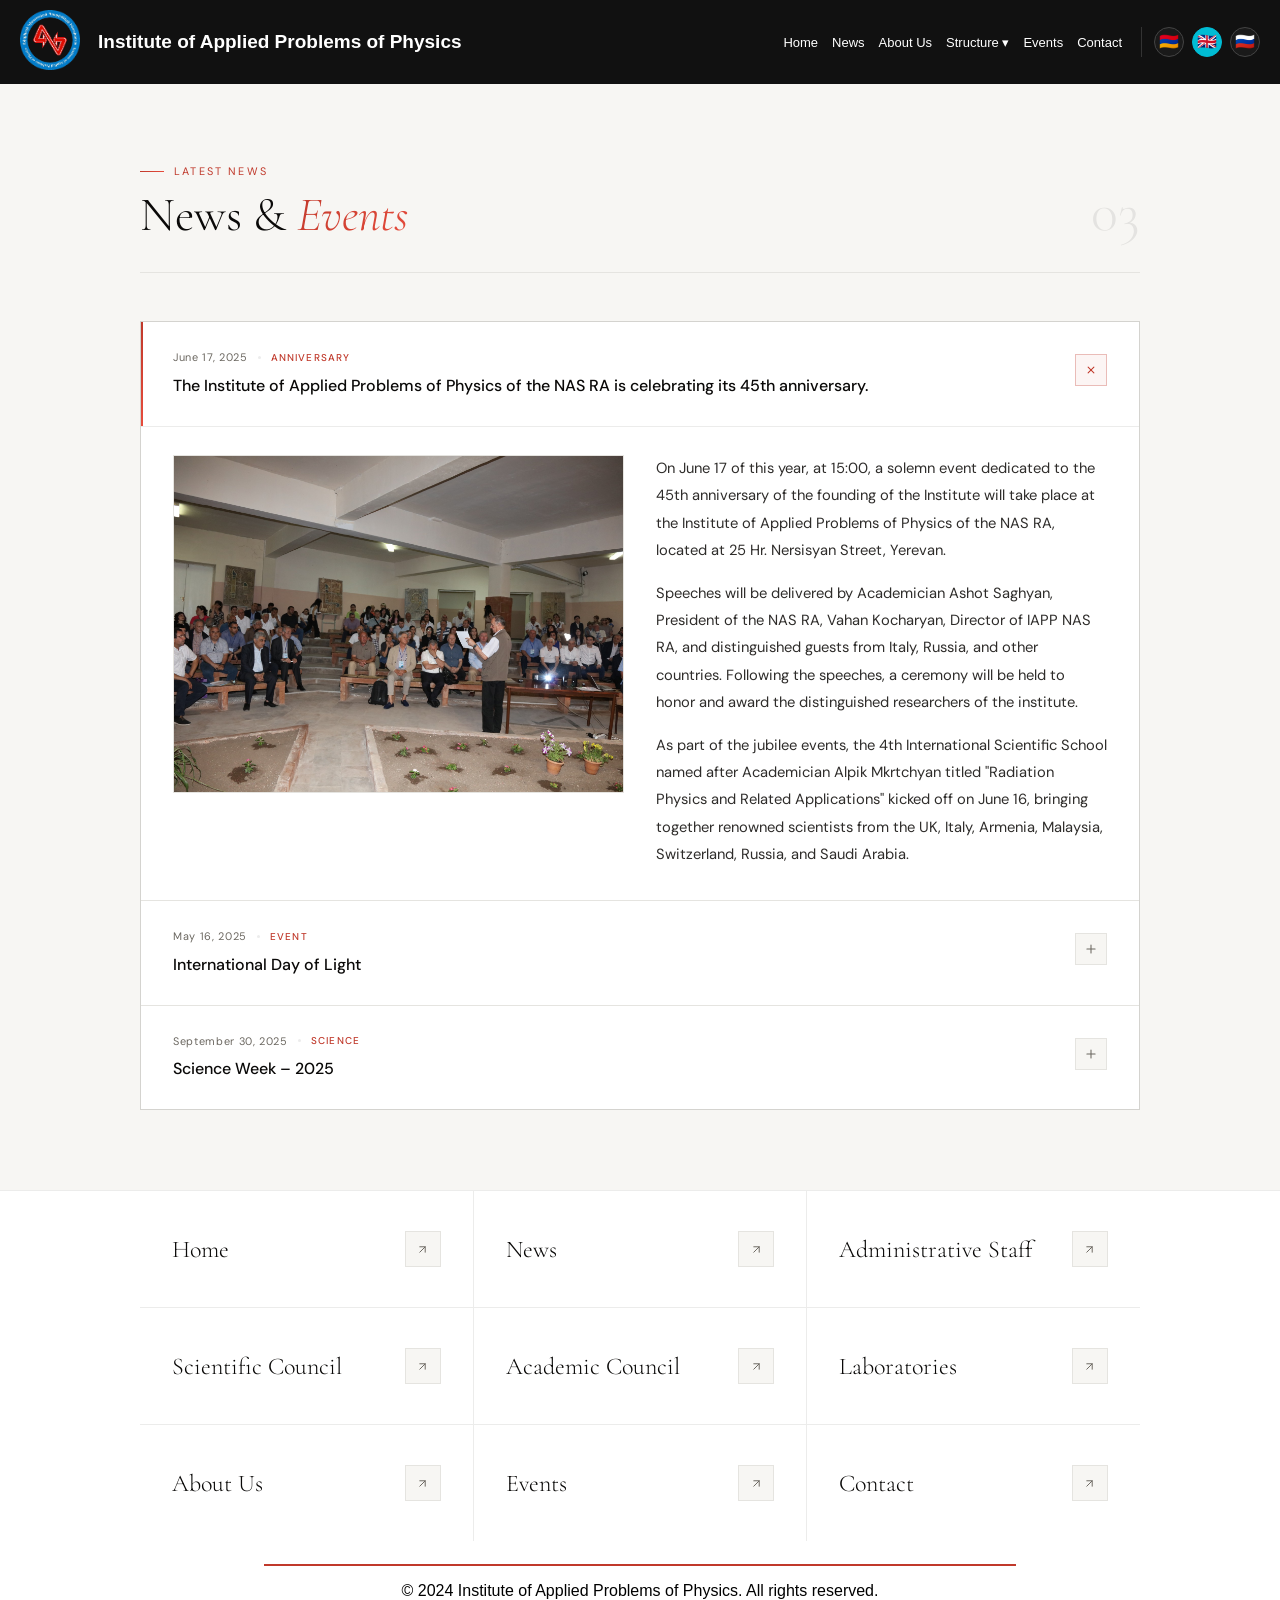
<file: news/news.html>
<!DOCTYPE html>
<html lang="en">
<head>
    <script defer src="../menu.js"></script>
    <link rel="stylesheet" href="../menu.css">
    <link rel="stylesheet" href="news.css">
    <meta charset="UTF-8">
    <meta name="viewport" content="width=device-width, initial-scale=1.0">
    <meta name="description" content="Latest news and announcements from the Institute of Applied Problems of Physics.">
    <title>IAPP NAS RA | News</title>
</head>
<body>
    <header class="header">
    <div class="logo"><img src="../logos/logo.png" alt=""></div>
    <h2>Institute of Applied Problems of Physics</h2>
    <div class="menu-toggle" id="menu-toggle">☰</div>

    <nav class="nav" id="nav">
        <a href="../index.html">Home</a>
        <a href="#">News</a>
        <a href="../about/about.html">About Us</a>

        <div class="dropdown">
            <button class="dropbtn">Structure ▾</button>
            <div class="dropdown-content">
                <a href="../pages/admin/admin.html">Administrative Staff</a>
                <a href="../pages/council/council.html">Scientific Council</a>
                  <a href="../pages/academic/academic.html">Academic Council</a>
                <a href="../pages/labs/labs.html">Laboratories</a>
            </div>
        </div>

        <a href="../events/events.html">Events</a>
        <a href="../contact/contact.html">Contact</a>
    </nav>
</header>
<div class="margin-fix">
    
</div>

<section class="news-section">
  <div class="news-inner">

    <div class="n-head">
      <div>
        <div class="n-eyebrow"><span>Latest news</span></div>
        <h2 class="n-title">News & <em>Events</em></h2>
      </div>
      <span class="n-count">03</span>
    </div>

    <div class="n-list">

      <!-- Card 1 -->
      <div class="n-card open">
        <div class="n-card-top" onclick="toggleCard(this)">
          <div>
            <div class="n-meta">
              <span class="n-date">June 17, 2025</span>
              <span class="n-dot"></span>
              <span class="n-tag">Anniversary</span>
            </div>
            <p class="n-card-title">The Institute of Applied Problems of Physics of the NAS RA is celebrating its 45th anniversary.</p>
          </div>
          <div class="n-toggle">
            <svg viewBox="0 0 24 24"><line x1="12" y1="5" x2="12" y2="19"/><line x1="5" y1="12" x2="19" y2="12"/></svg>
          </div>
        </div>
        <div class="n-body">
          <div class="n-body-inner">
            <div class="n-body-content">
              <div class="n-img-wrap">
                <img src="./newsImages/1.jpg" alt="45th Anniversary">
              </div>
              <div class="n-text-wrap">
                <p class="n-text">On June 17 of this year, at 15:00, a solemn event dedicated to the 45th anniversary of the founding of the Institute will take place at the Institute of Applied Problems of Physics of the NAS RA, located at 25 Hr. Nersisyan Street, Yerevan.</p>
                <p class="n-text">Speeches will be delivered by Academician Ashot Saghyan, President of the NAS RA, Vahan Kocharyan, Director of IAPP NAS RA, and distinguished guests from Italy, Russia, and other countries. Following the speeches, a ceremony will be held to honor and award the distinguished researchers of the institute.</p>
                <p class="n-text">As part of the jubilee events, the 4th International Scientific School named after Academician Alpik Mkrtchyan titled "Radiation Physics and Related Applications" kicked off on June 16, bringing together renowned scientists from the UK, Italy, Armenia, Malaysia, Switzerland, Russia, and Saudi Arabia.</p>
              </div>
            </div>
          </div>
        </div>
      </div>

      <!-- Card 2 -->
      <div class="n-card">
        <div class="n-card-top" onclick="toggleCard(this)">
          <div>
            <div class="n-meta">
              <span class="n-date">May 16, 2025</span>
              <span class="n-dot"></span>
              <span class="n-tag">Event</span>
            </div>
            <p class="n-card-title">International Day of Light</p>
          </div>
          <div class="n-toggle">
            <svg viewBox="0 0 24 24"><line x1="12" y1="5" x2="12" y2="19"/><line x1="5" y1="12" x2="19" y2="12"/></svg>
          </div>
        </div>
        <div class="n-body">
          <div class="n-body-inner">
            <div class="n-body-content">
              <div class="n-img-wrap">
                <img src="./newsImages/3.jpg" alt="International Day of Light">
              </div>
              <div class="n-text-wrap">
                <p class="n-text">At the Institute of Applied Problems of Physics, events are held on that day aimed at presenting the applications of light and radiation in current problems of physics and materials science, and showcasing the latest research of the institute's laboratories in the fields of optics, laser physics, and radiation physics.</p>
                <p class="n-text">The initiative also seeks to encourage young scientists and students to take an interest in light-based technologies and to demonstrate how light-related research becomes important in medicine, energy, information technology, and industry.</p>
                <p class="n-text">As part of the event, there were held popular science lectures, laboratory visits and demonstrations, and meetings of young scientists and students with experienced specialists.</p>
              </div>
            </div>
          </div>
        </div>
      </div>

      <!-- Card 3 -->
      <div class="n-card">
        <div class="n-card-top" onclick="toggleCard(this)">
          <div>
            <div class="n-meta">
              <span class="n-date">September 30, 2025</span>
              <span class="n-dot"></span>
              <span class="n-tag">Science</span>
            </div>
            <p class="n-card-title">Science Week – 2025</p>
          </div>
          <div class="n-toggle">
            <svg viewBox="0 0 24 24"><line x1="12" y1="5" x2="12" y2="19"/><line x1="5" y1="12" x2="19" y2="12"/></svg>
          </div>
        </div>
        <div class="n-body">
          <div class="n-body-inner">
            <div class="n-body-content">
              <div class="n-img-wrap">
                <img src="./newsImages/2.jpg" alt="Science Week 2025">
              </div>
              <div class="n-text-wrap">
                <p class="n-text">The "Gituzh" initiative is organizing a series of events titled "Science Week: Armenia" from September 30 to October 5, 2025, in Yerevan and various regions across the Republic. The aim of the initiative is to make science more accessible and understandable for everyone, to highlight its practical significance, and to inspire schoolchildren and students to become scientists and engineers.</p>
                <p class="n-text">As part of the event, a Science Festival will be held in Freedom Square, Yerevan, where visitors will have the opportunity to engage directly with scientific and technological achievements through experiments, demonstrations, games, and interactive meetings. At the same time, decentralized events related to science and technology will be organized in kindergartens and schools throughout the country.</p>
              </div>
            </div>
          </div>
        </div>
      </div>

    </div>
  </div>
</section>

<div class="h-links" style="margin-bottom: 5px;">
        <div class="h-links-inner">
             <a class="h-link-item" href="../index.html">
                <div>
                    <span class="h-link-label">Main page</span>
                    <span class="h-link-name">Home</span>
                </div>
                <div class="h-link-arrow">
                    <svg viewBox="0 0 24 24">
                        <line x1="7" y1="17" x2="17" y2="7" />
                        <polyline points="7 7 17 7 17 17" />
                    </svg>
                </div>
            </a>
            <a class="h-link-item" href="./news.html">
                <div>
                    <span class="h-link-label">Latest news</span>
                    <span class="h-link-name">News</span>
                </div>
                <div class="h-link-arrow">
                    <svg viewBox="0 0 24 24">
                        <line x1="7" y1="17" x2="17" y2="7" />
                        <polyline points="7 7 17 7 17 17" />
                    </svg>
                </div>
            </a>
             <a class="h-link-item" href="../pages/admin/admin.html">
                <div>
                    <span class="h-link-label">Admin Staff</span>
                    <span class="h-link-name">Administration</span>
                </div>
                <div class="h-link-arrow">
                    <svg viewBox="0 0 24 24">
                        <line x1="7" y1="17" x2="17" y2="7" />
                        <polyline points="7 7 17 7 17 17" />
                    </svg>
                </div>
            </a>
             <a class="h-link-item" href="../pages/council/council.html">
                <div>
                    <span class="h-link-label">Scientific Council</span>
                    <span class="h-link-name">Council</span>
                </div>
                <div class="h-link-arrow">
                    <svg viewBox="0 0 24 24">
                        <line x1="7" y1="17" x2="17" y2="7" />
                        <polyline points="7 7 17 7 17 17" />
                    </svg>
                </div>
            </a>
             <a class="h-link-item" href="../pages/academic/academic.html">
                <div>
                    <span class="h-link-label">Academic Council</span>
                    <span class="h-link-name">Academic</span>
                </div>
                <div class="h-link-arrow">
                    <svg viewBox="0 0 24 24">
                        <line x1="7" y1="17" x2="17" y2="7" />
                        <polyline points="7 7 17 7 17 17" />
                    </svg>
                </div>
            </a>
            <a class="h-link-item" href="../pages/labs/labs.html">
                <div>
                    <span class="h-link-label">Our Labs</span>
                    <span class="h-link-name">Laboratories</span>
                </div>
                <div class="h-link-arrow">
                    <svg viewBox="0 0 24 24">
                        <line x1="7" y1="17" x2="17" y2="7" />
                        <polyline points="7 7 17 7 17 17" />
                    </svg>
                </div>
            </a>
            <a class="h-link-item" href="../about/about.html">
                <div>
                    <span class="h-link-label">Learn more</span>
                    <span class="h-link-name">About Us</span>
                </div>
                <div class="h-link-arrow">
                    <svg viewBox="0 0 24 24">
                        <line x1="7" y1="17" x2="17" y2="7" />
                        <polyline points="7 7 17 7 17 17" />
                    </svg>
                </div>
            </a>
            <a class="h-link-item" href="../events/events.html">
                <div>
                    <span class="h-link-label">Upcoming</span>
                    <span class="h-link-name">Events</span>
                </div>
                <div class="h-link-arrow">
                    <svg viewBox="0 0 24 24">
                        <line x1="7" y1="17" x2="17" y2="7" />
                        <polyline points="7 7 17 7 17 17" />
                    </svg>
                </div>
            </a>
            <a class="h-link-item" href="../contact/contact.html">
                <div>
                    <span class="h-link-label">Get in touch</span>
                    <span class="h-link-name">Contact</span>
                </div>
                <div class="h-link-arrow">
                    <svg viewBox="0 0 24 24">
                        <line x1="7" y1="17" x2="17" y2="7" />
                        <polyline points="7 7 17 7 17 17" />
                    </svg>
                </div>
            </a>
        </div>
    </div>

      <section class="footer-card">
        <div class="red-line"></div>
        <p>© 2024 Institute of Applied Problems of Physics. All rights reserved.</p>
    </section>

<script>
function toggleCard(el) {
  const card = el.closest('.n-card');
  card.classList.toggle('open');
}
</script>
</body>
</html>
</file>
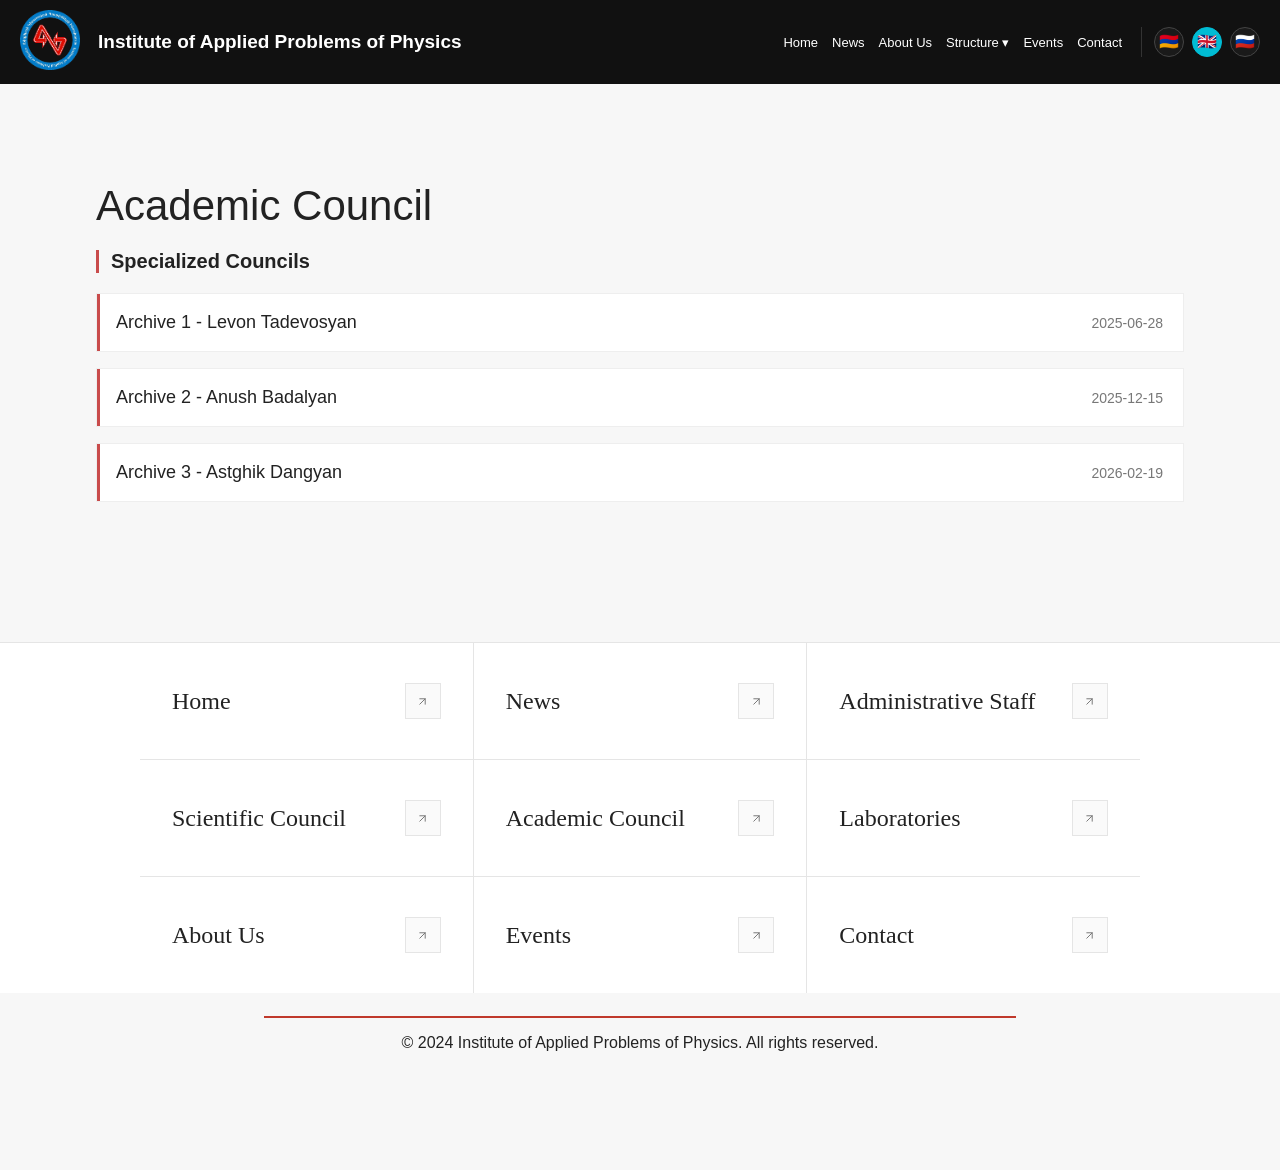
<file: pages/academic/academic.html>
<!DOCTYPE html>
<html lang="en">
<head>
     <script defer src="../../menu.js"></script>
    <link rel="stylesheet" href="../../menu.css">
    <link rel="stylesheet" href="academic.css">
    <meta charset="UTF-8">
    <meta name="viewport" content="width=device-width, initial-scale=1.0">
    <meta name="description" content="Academic Council information, archive, and defense updates at IAPP NAS RA.">
    <title>IAPP NAS RA | Academic Council</title>
</head>
<body>
    <header class="header">
    <div class="logo"><img src="../../logos/logo.png" alt=""></div>
    <h2>Institute of Applied Problems of Physics</h2>
    <div class="menu-toggle" id="menu-toggle">☰</div>

    <nav class="nav" id="nav">
        <a href="../../index.html">Home</a>
        <a href="../../news/news.html">News</a>
        <a href="../../about/about.html">About Us</a>

        <div class="dropdown">
            <button class="dropbtn">Structure ▾</button>
            <div class="dropdown-content">
                <a href="../admin/admin.html">Administrative Staff</a>
                <a href="../council/council.html">Scientific Council</a>
                <a href="#">Academic Council</a>
                <a href="../labs/labs.html">Laboratories</a>
            </div>
        </div>

        <a href="../../events/events.html">Events</a>
        <a href="../../contact/contact.html">Contact</a>
    </nav>
</header>
<div class="margin-fix">
   
</div>

<section class="council-section">
  <div class="container">

    <!-- Title -->
    <div class="section-header">
      <span class="section-subtitle"></span>
      <h2>Academic Council</h2>
    </div>

    <!-- Description -->
    <div class="council-block">
      <h3 class="block-title">Specialized Councils</h3>

      <div class="archive-cards">
        <details class="archive-card">
          <summary class="archive-card-summary">
            <span class="archive-card-title">Archive 1 - Levon Tadevosyan</span>
            <span class="archive-card-date">2025-06-28</span>
          </summary>

          <div class="archive-card-body">
            <div class="defense-grid">
              <div class="defense-row">
                <div class="defense-label">Applicant</div>
                <div class="defense-value">Levon Tadevosyan</div>
              </div>
              <div class="defense-row">
                <div class="defense-label">Supervisor/Consultant</div>
                <div class="defense-value">Hayk Sargsyan</div>
              </div>
              <div class="defense-row">
                <div class="defense-label">Defense type</div>
                <div class="defense-value">Ph.D.</div>
              </div>
              <div class="defense-row">
                <div class="defense-label">Specialty</div>
                <div class="defense-value">Physics of semiconductors (Ա.04.10)</div>
              </div>
              <div class="defense-row">
                <div class="defense-label">Topic approved by</div>
                <div class="defense-value">Russian-Armenian (Slavic) University</div>
              </div>
              <div class="defense-row">
                <div class="defense-label">Council</div>
                <div class="defense-value">Physics (053)</div>
              </div>
              <div class="defense-row">
                <div class="defense-label">Opponents</div>
                <div class="defense-value">Karen Ghambaryan, Artavazd Kostanyan</div>
              </div>
              <div class="defense-row">
                <div class="defense-label">Leading Organization</div>
                <div class="defense-value">Institute for Physical Research</div>
              </div>
              <div class="defense-row">
                <div class="defense-label">Defense Date</div>
                <div class="defense-value">2025-06-28</div>
              </div>
              <div class="defense-row">
                <div class="defense-label">Completed</div>
                <div class="defense-value">Yes</div>
              </div>
            </div>

            <div class="timeline-block">
              <h4 class="timeline-title">Timeline</h4>
              <div class="timeline-list">
                <div class="timeline-item">
                  <div class="timeline-meta">09 Sep</div>
                  <div class="timeline-content">
                    <h5>Confirmed</h5>
                  </div>
                </div>
                <div class="timeline-item">
                  <div class="timeline-meta">17 Jun</div>
                  <div class="timeline-content">
                    <h5>Opponent A. Kostanyan opinion</h5>
                    <a href="https://degrees.hesc.am/sites/default/files/2025-06/%D4%B1.%D4%BF%D5%B8%D5%BD%D5%BF%D5%A1%D5%B6%D5%B5%D5%A1%D5%B6.PDF" target="_blank" rel="noopener noreferrer">A. Kostanyan (PDF)</a>
                  </div>
                </div>
                <div class="timeline-item">
                  <div class="timeline-meta">17 Jun</div>
                  <div class="timeline-content">
                    <h5>Leading Organization opinion</h5>
                    <a href="https://degrees.hesc.am/sites/default/files/2025-08/%D5%AC%D6%87%D5%B8%D5%B6.pdf" target="_blank" rel="noopener noreferrer">Institute for Physical Research (PDF)</a>
                  </div>
                </div>
                <div class="timeline-item">
                  <div class="timeline-meta">14 Jun</div>
                  <div class="timeline-content">
                    <h5>Opponent K. Ghambaryan opinion</h5>
                    <a href="https://degrees.hesc.am/sites/default/files/2025-06/%D4%BF%E2%80%A4%D5%82%D5%A1%D5%B4%D5%A2%D5%A1%D6%80%D5%B5%D5%A1%D5%B6.pdf" target="_blank" rel="noopener noreferrer">K. Ghambaryan (PDF)</a>
                  </div>
                </div>
                <div class="timeline-item">
                  <div class="timeline-meta">27 May</div>
                  <div class="timeline-content">
                    <h5>Dissertation abstract</h5>
                    <a href="https://degrees.hesc.am/sites/default/files/2025-05/Tadevosyan%20Levon.pdf" target="_blank" rel="noopener noreferrer">L. Tadevosyan (PDF)</a>
                  </div>
                </div>
              </div>
            </div>
          </div>
        </details>

        <details class="archive-card">
          <summary class="archive-card-summary">
            <span class="archive-card-title">Archive 2 - Anush Badalyan</span>
            <span class="archive-card-date">2025-12-15</span>
          </summary>

          <div class="archive-card-body">
            <div class="defense-grid">
              <div class="defense-row">
                <div class="defense-label">Applicant</div>
                <div class="defense-value">Anush Badalyan</div>
              </div>
              <div class="defense-row">
                <div class="defense-label">Supervisor/Consultant</div>
                <div class="defense-value">Vachagan Harutyunyan</div>
              </div>
              <div class="defense-row">
                <div class="defense-label">Defense type</div>
                <div class="defense-value">Ph.D.</div>
              </div>
              <div class="defense-row">
                <div class="defense-label">Specialty</div>
                <div class="defense-value">Condensed matter physics (Ա.04.07)</div>
              </div>
              <div class="defense-row">
                <div class="defense-label">Topic approved by</div>
                <div class="defense-value">Institute of Applied Problems of Physics NAS RA</div>
              </div>
              <div class="defense-row">
                <div class="defense-label">Council</div>
                <div class="defense-value">Physics (053)</div>
              </div>
              <div class="defense-row">
                <div class="defense-label">Opponents</div>
                <div class="defense-value">Karapet Truni, Aram Manukyan</div>
              </div>
              <div class="defense-row">
                <div class="defense-label">Leading Organization</div>
                <div class="defense-value">Center for the Advancement of Natural Discoveries using Light Emission</div>
              </div>
              <div class="defense-row">
                <div class="defense-label">Defense Date</div>
                <div class="defense-value">2025-12-15</div>
              </div>
              <div class="defense-row">
                <div class="defense-label">Completed</div>
                <div class="defense-value">Yes</div>
              </div>
            </div>

            <div class="timeline-block">
              <h4 class="timeline-title">Timeline</h4>
              <div class="timeline-list">
                <div class="timeline-item">
                  <div class="timeline-meta">09 Mar</div>
                  <div class="timeline-content">
                    <h5>Confirmed</h5>
                  </div>
                </div>
                <div class="timeline-item">
                  <div class="timeline-meta">04 Dec</div>
                  <div class="timeline-content">
                    <h5>Opponent K. Truni opinion</h5>
                    <a href="https://degrees.hesc.am/sites/default/files/2025-12/%D4%BF%E2%80%A4%D4%B9%D6%80%D5%B8%D6%82%D5%B6%D5%AB.pdf" target="_blank" rel="noopener noreferrer">K. Truni (PDF)</a>
                  </div>
                </div>
                <div class="timeline-item">
                  <div class="timeline-meta">04 Dec</div>
                  <div class="timeline-content">
                    <h5>Leading Organization opinion</h5>
                    <a href="https://degrees.hesc.am/sites/default/files/2025-12/%D4%B1%D5%BC%D5%A1%D5%BB%D5%A1%D5%BF%D5%A1%D6%80.PDF" target="_blank" rel="noopener noreferrer">Center for the Advancement of Natural Discoveries using Light Emission (PDF)</a>
                  </div>
                </div>
                <div class="timeline-item">
                  <div class="timeline-meta">01 Dec</div>
                  <div class="timeline-content">
                    <h5>Opponent A. Manukyan opinion</h5>
                    <a href="https://degrees.hesc.am/sites/default/files/2025-12/%D4%B1%E2%80%A4%D5%84%D5%A1%D5%B6%D5%B8%D6%82%D5%AF%D5%B5%D5%A1%D5%B6.pdf" target="_blank" rel="noopener noreferrer">A. Manukyan (PDF)</a>
                  </div>
                </div>
                <div class="timeline-item">
                  <div class="timeline-meta">14 Nov</div>
                  <div class="timeline-content">
                    <h5>Dissertation abstract</h5>
                    <a href="https://degrees.hesc.am/sites/default/files/2025-11/%D5%8D%D5%A5%D5%B2%D5%B4%D5%A1%D5%A3%D5%AB%D6%80-%D4%B1%D5%B6%D5%B8%D6%82%D5%B7%20%D4%B2%D5%A1%D5%A4%D5%A1%D5%AC%D5%B5%D5%A1%D5%B6.pdf" target="_blank" rel="noopener noreferrer">A. Badalyan (PDF)</a>
                  </div>
                </div>
              </div>
            </div>
          </div>
        </details>

        <details class="archive-card">
          <summary class="archive-card-summary">
            <span class="archive-card-title">Archive 3 - Astghik Dangyan</span>
            <span class="archive-card-date">2026-02-19</span>
          </summary>

          <div class="archive-card-body">
            <div class="defense-grid">
              <div class="defense-row">
                <div class="defense-label">Applicant</div>
                <div class="defense-value">Astghik Dangyan</div>
              </div>
              <div class="defense-row">
                <div class="defense-label">Supervisor/Consultant</div>
                <div class="defense-value">Armen Atanesyan</div>
              </div>
              <div class="defense-row">
                <div class="defense-label">Defense type</div>
                <div class="defense-value">Ph.D.</div>
              </div>
              <div class="defense-row">
                <div class="defense-label">Specialty</div>
                <div class="defense-value">Condensed matter physics (Ա.04.07)</div>
              </div>
              <div class="defense-row">
                <div class="defense-label">Topic approved by</div>
                <div class="defense-value">Institute of Applied Problems of Physics NAS RA</div>
              </div>
              <div class="defense-row">
                <div class="defense-label">Council</div>
                <div class="defense-value">Physics (053)</div>
              </div>
              <div class="defense-row">
                <div class="defense-label">Opponents</div>
                <div class="defense-value">Karapet Truni, Vahram Mkrtchyan</div>
              </div>
              <div class="defense-row">
                <div class="defense-label">Leading Organization</div>
                <div class="defense-value">A.I. Alikhanyan National Science Laboratory (Yerevan Physics Institute)</div>
              </div>
              <div class="defense-row">
                <div class="defense-label">Defense Date</div>
                <div class="defense-value">2026-02-19</div>
              </div>
              <div class="defense-row">
                <div class="defense-label">Status</div>
                <div class="defense-value">In progress</div>
              </div>
              <div class="defense-row">
                <div class="defense-label">Completed</div>
                <div class="defense-value">No</div>
              </div>
            </div>

            <div class="timeline-block">
              <h4 class="timeline-title">Timeline</h4>
              <div class="timeline-list">
                <div class="timeline-item">
                  <div class="timeline-meta">06 Feb</div>
                  <div class="timeline-content">
                    <h5>Opponent K. Truni opinion</h5>
                    <a href="https://degrees.hesc.am/sites/default/files/2026-02/%D4%BF%E2%80%A4%D4%B9%D6%80%D5%B8%D6%82%D5%B6%D5%AB.pdf" target="_blank" rel="noopener noreferrer">K. Truni (PDF)</a>
                  </div>
                </div>
                <div class="timeline-item">
                  <div class="timeline-meta">06 Feb</div>
                  <div class="timeline-content">
                    <h5>Leading Organization opinion</h5>
                    <a href="https://degrees.hesc.am/sites/default/files/2026-02/%D4%B1%D5%BC%D5%A1%D5%BB%D5%A1%D5%BF%D5%A1%D6%80_21.pdf" target="_blank" rel="noopener noreferrer">A.I. Alikhanyan National Science Laboratory (Yerevan Physics Institute) (PDF)</a>
                  </div>
                </div>
                <div class="timeline-item">
                  <div class="timeline-meta">05 Feb</div>
                  <div class="timeline-content">
                    <h5>Opponent V. Mkrtchyan opinion</h5>
                    <a href="https://degrees.hesc.am/sites/default/files/2026-02/%D5%8E%E2%80%A4%D5%84%D5%AF%D6%80%D5%BF%D5%B9%D5%B5%D5%A1%D5%B6.pdf" target="_blank" rel="noopener noreferrer">V. Mkrtchyan (PDF)</a>
                  </div>
                </div>
                <div class="timeline-item">
                  <div class="timeline-meta">15 Jan</div>
                  <div class="timeline-content">
                    <h5>Dissertation abstract</h5>
                    <a href="https://degrees.hesc.am/sites/default/files/2026-01/%D4%B4%D5%A1%D5%B6%D5%B2%D5%B5%D5%A1%D5%B6%20%D4%B1%D5%BD%D5%BF%D5%B2%D5%AB%D5%AF.pdf" target="_blank" rel="noopener noreferrer">A. Dangyan (PDF)</a>
                  </div>
                </div>
              </div>
            </div>
          </div>
        </details>
      </div>
    </div>

  </div>
</section>


<div class="h-links" style="margin-bottom: 5px;">
        <div class="h-links-inner">
             <a class="h-link-item" href="../../index.html">
                <div>
                    <span class="h-link-label">Main page</span>
                    <span class="h-link-name">Home</span>
                </div>
                <div class="h-link-arrow">
                    <svg viewBox="0 0 24 24">
                        <line x1="7" y1="17" x2="17" y2="7" />
                        <polyline points="7 7 17 7 17 17" />
                    </svg>
                </div>
            </a>
            <a class="h-link-item" href="../../news/news.html">
                <div>
                    <span class="h-link-label">Latest news</span>
                    <span class="h-link-name">News</span>
                </div>
                <div class="h-link-arrow">
                    <svg viewBox="0 0 24 24">
                        <line x1="7" y1="17" x2="17" y2="7" />
                        <polyline points="7 7 17 7 17 17" />
                    </svg>
                </div>
            </a>
             <a class="h-link-item" href="../admin/admin.html">
                <div>
                    <span class="h-link-label">Admin Staff</span>
                    <span class="h-link-name">Administration</span>
                </div>
                <div class="h-link-arrow">
                    <svg viewBox="0 0 24 24">
                        <line x1="7" y1="17" x2="17" y2="7" />
                        <polyline points="7 7 17 7 17 17" />
                    </svg>
                </div>
            </a>
             <a class="h-link-item" href="../council/council.html">
                <div>
                    <span class="h-link-label">Scientific Council</span>
                    <span class="h-link-name">Council</span>
                </div>
                <div class="h-link-arrow">
                    <svg viewBox="0 0 24 24">
                        <line x1="7" y1="17" x2="17" y2="7" />
                        <polyline points="7 7 17 7 17 17" />
                    </svg>
                </div>
            </a>
             <a class="h-link-item" href="./academic.html">
                <div>
                    <span class="h-link-label">Academic Council</span>
                    <span class="h-link-name">Academic</span>
                </div>
                <div class="h-link-arrow">
                    <svg viewBox="0 0 24 24">
                        <line x1="7" y1="17" x2="17" y2="7" />
                        <polyline points="7 7 17 7 17 17" />
                    </svg>
                </div>
            </a>
            <a class="h-link-item" href="../labs/labs.html">
                <div>
                    <span class="h-link-label">Our Labs</span>
                    <span class="h-link-name">Laboratories</span>
                </div>
                <div class="h-link-arrow">
                    <svg viewBox="0 0 24 24">
                        <line x1="7" y1="17" x2="17" y2="7" />
                        <polyline points="7 7 17 7 17 17" />
                    </svg>
                </div>
            </a>
            <a class="h-link-item" href="../../about/about.html">
                <div>
                    <span class="h-link-label">Learn more</span>
                    <span class="h-link-name">About Us</span>
                </div>
                <div class="h-link-arrow">
                    <svg viewBox="0 0 24 24">
                        <line x1="7" y1="17" x2="17" y2="7" />
                        <polyline points="7 7 17 7 17 17" />
                    </svg>
                </div>
            </a>
            <a class="h-link-item" href="../../events/events.html">
                <div>
                    <span class="h-link-label">Upcoming</span>
                    <span class="h-link-name">Events</span>
                </div>
                <div class="h-link-arrow">
                    <svg viewBox="0 0 24 24">
                        <line x1="7" y1="17" x2="17" y2="7" />
                        <polyline points="7 7 17 7 17 17" />
                    </svg>
                </div>
            </a>
            <a class="h-link-item" href="../../contact/contact.html">
                <div>
                    <span class="h-link-label">Get in touch</span>
                    <span class="h-link-name">Contact</span>
                </div>
                <div class="h-link-arrow">
                    <svg viewBox="0 0 24 24">
                        <line x1="7" y1="17" x2="17" y2="7" />
                        <polyline points="7 7 17 7 17 17" />
                    </svg>
                </div>
            </a>
        </div>
    </div>

      <section class="footer-card">
        <div class="red-line"></div>
        <p>© 2024 Institute of Applied Problems of Physics. All rights reserved.</p>
    </section>
</body>
</html>
</file>
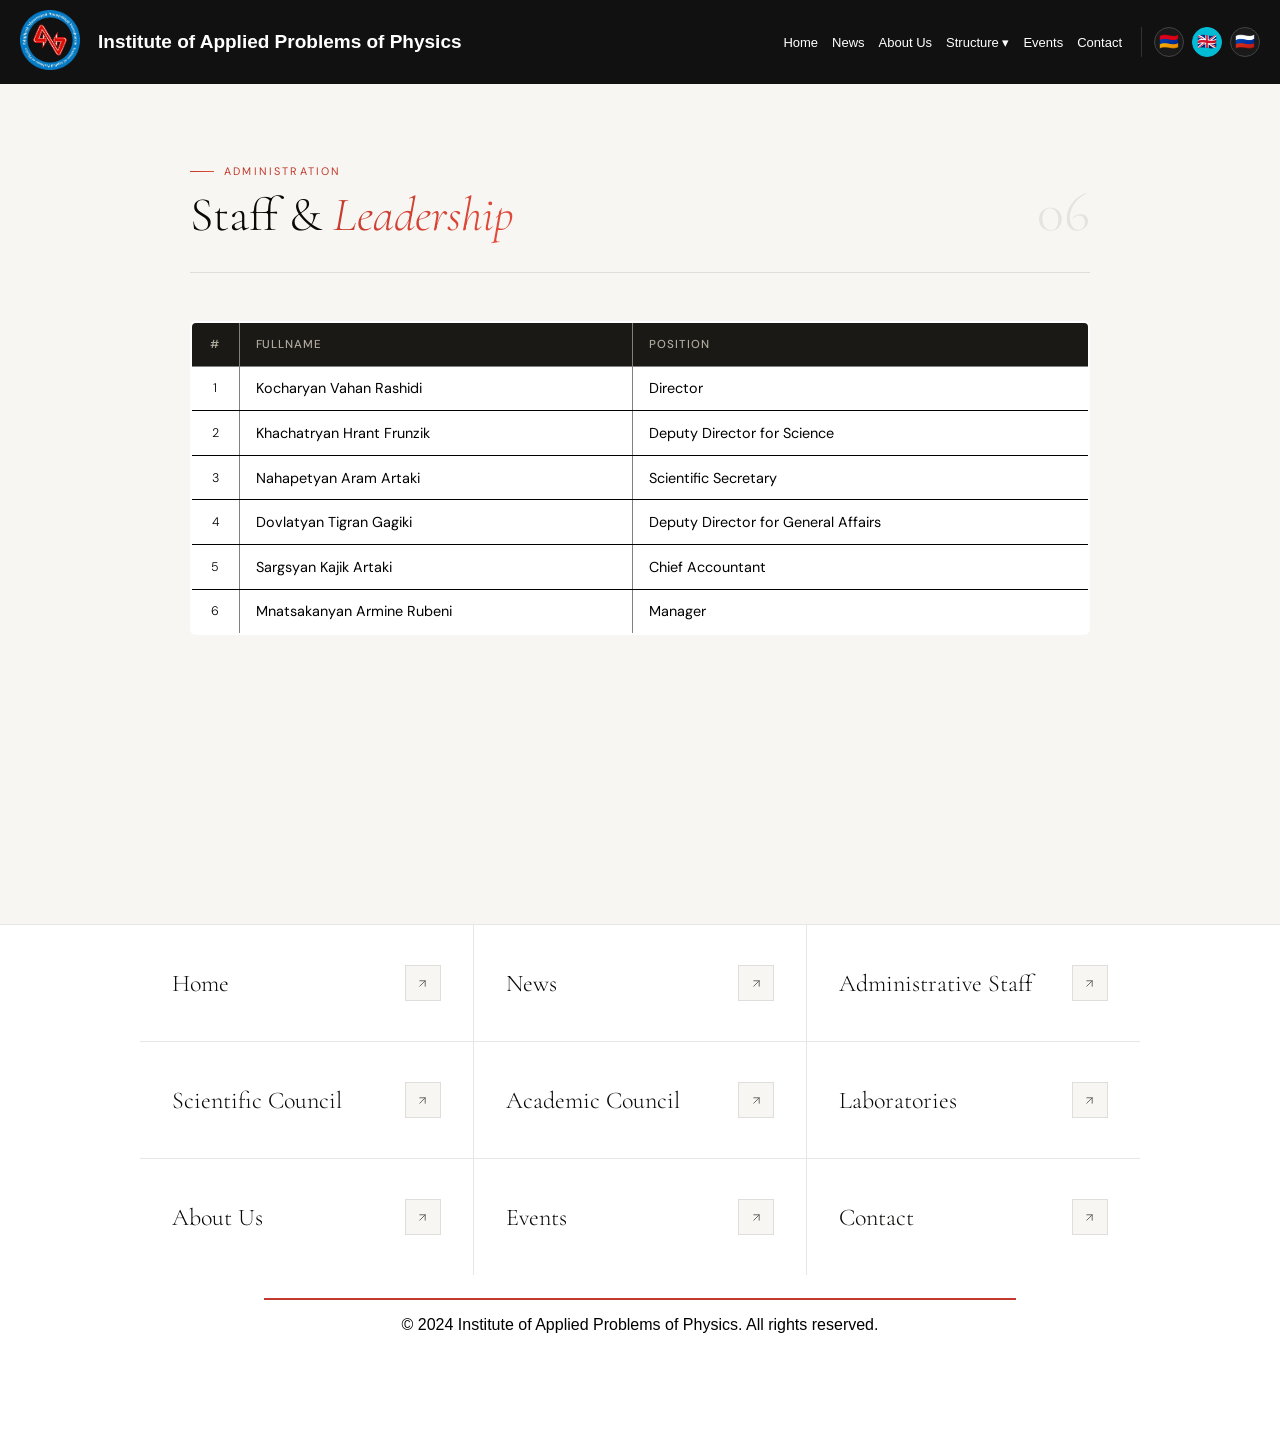
<file: pages/admin/admin.html>
<!DOCTYPE html>
<html lang="en">

<head>
    <script defer src="../../menu.js"></script>
    <link rel="stylesheet" href="../../menu.css">
    <link rel="stylesheet" href="admin.css">
    <meta charset="UTF-8">
    <meta name="viewport" content="width=device-width, initial-scale=1.0">
    <meta name="description" content="Administrative staff and leadership of the Institute of Applied Problems of Physics.">
    <title>IAPP NAS RA | Administrative Staff</title>
</head>

<body>
    <header class="header">
        <div class="logo"><img src="../../logos/logo.png" alt=""></div>
        <h2>Institute of Applied Problems of Physics</h2>
        <div class="menu-toggle" id="menu-toggle">☰</div>

        <nav class="nav" id="nav">
            <a href="../../index.html">Home</a>
            <a href="../../news/news.html">News</a>
            <a href="../../about/about.html">About Us</a>

            <div class="dropdown">
                <button class="dropbtn">Structure ▾</button>
                <div class="dropdown-content">
                    <a href="#">Administrative Staff</a>
                    <a href="../council/council.html">Scientific Council</a>
                    <a href="../academic/academic.html">Academic Council</a>
                    <a href="../labs/labs.html">Laboratories</a>
                </div>
            </div>

            <a href="../../events/events.html">Events</a>
            <a href="../../contact/contact.html">Contact</a>
        </nav>
    </header>
    <div class="margin-fix">
       
    </div>

    <section class="staff-section">
        <div class="staff-inner">

            <div class="s-head">
                <div>
                    <div class="s-eyebrow"><span>Administration</span></div>
                    <h1 class="s-title">Staff & <em>Leadership</em></h1>
                </div>
                <span class="s-count">06</span>
            </div>

            <table border="2px solid black" class="council-table">
                <thead>
                    <tr>
                        <th>#</th>
                        <th>fullname</th>
                        <th>position</th>
                    </tr>
                </thead>
                <tbody>
                    <tr>
                        <td>1</td>
                        <td>Kocharyan Vahan Rashidi</td>
                        <td>Director</td>
                    </tr>
                    <tr>
                        <td>2</td>
                        <td>Khachatryan Hrant Frunzik</td>
                        <td>Deputy Director for Science</td>
                    </tr>
                    <tr>
                        <td>3</td>
                        <td>Nahapetyan Aram Artaki</td>
                        <td>Scientific Secretary</td>
                    </tr>
                    <tr>
                        <td>4</td>
                        <td>Dovlatyan Tigran Gagiki</td>
                        <td>Deputy Director for General Affairs</td>
                    </tr>
                    <tr>
                        <td>5</td>
                        <td>Sargsyan Kajik Artaki</td>
                        <td>Chief Accountant</td>
                    </tr>
                    <tr>
                        <td>6</td>
                        <td>Mnatsakanyan Armine Rubeni</td>
                        <td>Manager</td>
                    </tr>
                </tbody>
            </table>
        </div>
    </section>

    <div class="h-links" style="margin-bottom: 5px;">
        <div class="h-links-inner">
             <a class="h-link-item" href="../../index.html">
                <div>
                    <span class="h-link-label">Main page</span>
                    <span class="h-link-name">Home</span>
                </div>
                <div class="h-link-arrow">
                    <svg viewBox="0 0 24 24">
                        <line x1="7" y1="17" x2="17" y2="7" />
                        <polyline points="7 7 17 7 17 17" />
                    </svg>
                </div>
            </a>
            <a class="h-link-item" href="../../news/news.html">
                <div>
                    <span class="h-link-label">Latest news</span>
                    <span class="h-link-name">News</span>
                </div>
                <div class="h-link-arrow">
                    <svg viewBox="0 0 24 24">
                        <line x1="7" y1="17" x2="17" y2="7" />
                        <polyline points="7 7 17 7 17 17" />
                    </svg>
                </div>
            </a>
             <a class="h-link-item" href="./admin.html">
                <div>
                    <span class="h-link-label">Admin Staff</span>
                    <span class="h-link-name">Administration</span>
                </div>
                <div class="h-link-arrow">
                    <svg viewBox="0 0 24 24">
                        <line x1="7" y1="17" x2="17" y2="7" />
                        <polyline points="7 7 17 7 17 17" />
                    </svg>
                </div>
            </a>
             <a class="h-link-item" href="../council/council.html">
                <div>
                    <span class="h-link-label">Scientific Council</span>
                    <span class="h-link-name">Council</span>
                </div>
                <div class="h-link-arrow">
                    <svg viewBox="0 0 24 24">
                        <line x1="7" y1="17" x2="17" y2="7" />
                        <polyline points="7 7 17 7 17 17" />
                    </svg>
                </div>
            </a>
             <a class="h-link-item" href="../academic/academic.html">
                <div>
                    <span class="h-link-label">Academic Council</span>
                    <span class="h-link-name">Academic</span>
                </div>
                <div class="h-link-arrow">
                    <svg viewBox="0 0 24 24">
                        <line x1="7" y1="17" x2="17" y2="7" />
                        <polyline points="7 7 17 7 17 17" />
                    </svg>
                </div>
            </a>
            <a class="h-link-item" href="../labs/labs.html">
                <div>
                    <span class="h-link-label">Our Labs</span>
                    <span class="h-link-name">Laboratories</span>
                </div>
                <div class="h-link-arrow">
                    <svg viewBox="0 0 24 24">
                        <line x1="7" y1="17" x2="17" y2="7" />
                        <polyline points="7 7 17 7 17 17" />
                    </svg>
                </div>
            </a>
            <a class="h-link-item" href="../../about/about.html">
                <div>
                    <span class="h-link-label">Learn more</span>
                    <span class="h-link-name">About Us</span>
                </div>
                <div class="h-link-arrow">
                    <svg viewBox="0 0 24 24">
                        <line x1="7" y1="17" x2="17" y2="7" />
                        <polyline points="7 7 17 7 17 17" />
                    </svg>
                </div>
            </a>
            <a class="h-link-item" href="../../events/events.html">
                <div>
                    <span class="h-link-label">Upcoming</span>
                    <span class="h-link-name">Events</span>
                </div>
                <div class="h-link-arrow">
                    <svg viewBox="0 0 24 24">
                        <line x1="7" y1="17" x2="17" y2="7" />
                        <polyline points="7 7 17 7 17 17" />
                    </svg>
                </div>
            </a>
            <a class="h-link-item" href="../../contact/contact.html">
                <div>
                    <span class="h-link-label">Get in touch</span>
                    <span class="h-link-name">Contact</span>
                </div>
                <div class="h-link-arrow">
                    <svg viewBox="0 0 24 24">
                        <line x1="7" y1="17" x2="17" y2="7" />
                        <polyline points="7 7 17 7 17 17" />
                    </svg>
                </div>
            </a>
        </div>
    </div>

      <section class="footer-card">
        <div class="red-line"></div>
        <p>© 2024 Institute of Applied Problems of Physics. All rights reserved.</p>
    </section>
</body>

</html>
</file>
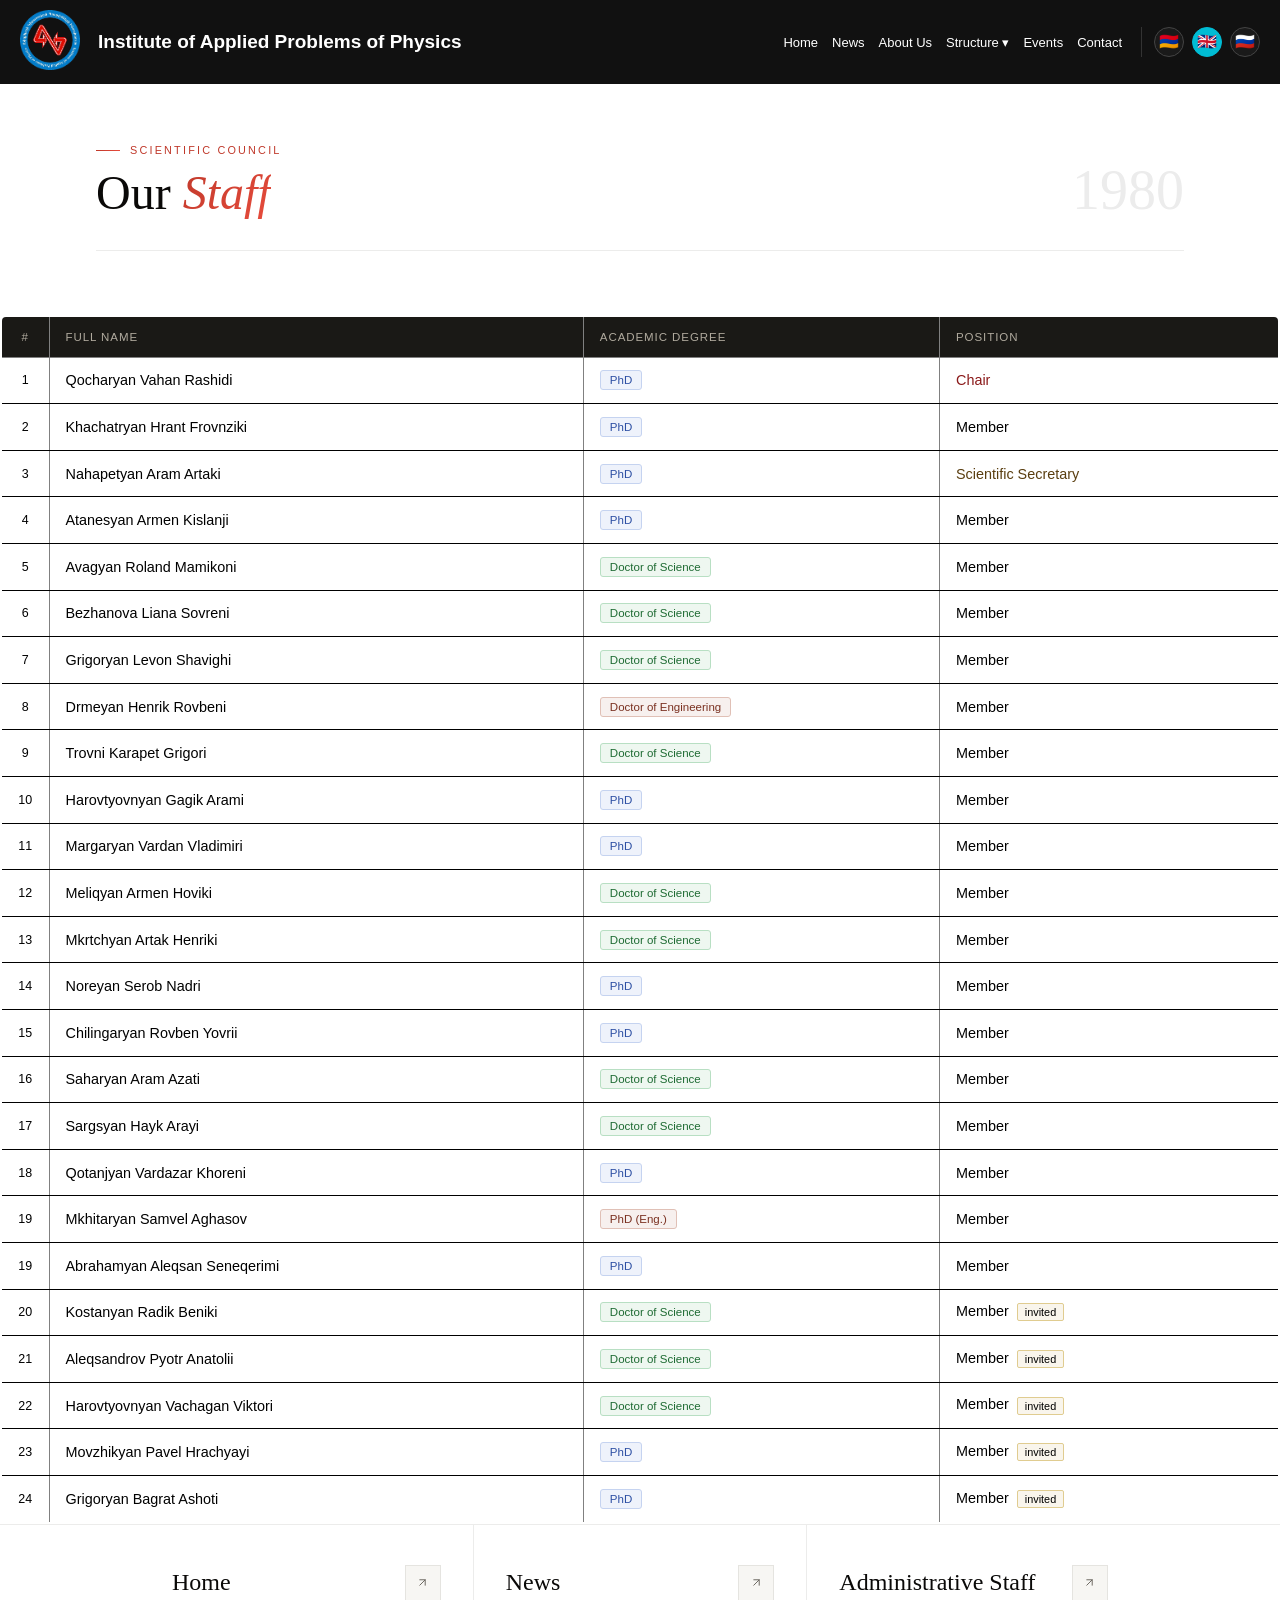
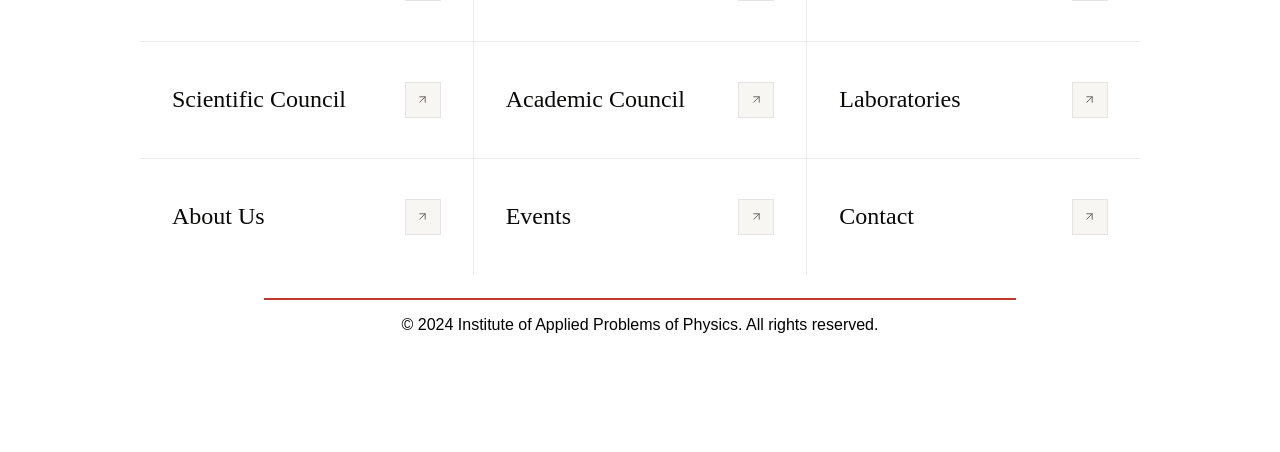
<file: pages/council/council.html>
<!DOCTYPE html>
<html lang="en">

<head>
    <script defer src="../../menu.js"></script>
    <link rel="stylesheet" href="../../menu.css">
    <link rel="stylesheet" href="council.css">
    <meta charset="UTF-8">
    <meta name="viewport" content="width=device-width, initial-scale=1.0">
    <meta name="description" content="Scientific Council members and structure of the Institute of Applied Problems of Physics.">
    <title>IAPP NAS RA | Scientific Council</title>
</head>

<body>
    <header class="header">
        <div class="logo"><img src="../../logos/logo.png" alt=""></div>
        <h2>Institute of Applied Problems of Physics</h2>
        <div class="menu-toggle" id="menu-toggle">☰</div>

        <nav class="nav" id="nav">
            <a href="../../index.html">Home</a>
            <a href="../../news/news.html">News</a>
            <a href="../../about/about.html">About Us</a>

            <div class="dropdown">
                <button class="dropbtn">Structure ▾</button>
                <div class="dropdown-content">
                    <a href="../admin/admin.html">Administrative Staff</a>
                    <a href="#">Scientific Council</a>
                    <a href="../academic/academic.html">Academic Council</a>
                    <a href="../labs/labs.html">Laboratories</a>
                </div>
            </div>

            <a href="../../events/events.html">Events</a>
            <a href="../../contact/contact.html">Contact</a>
        </nav>
    </header>
    <div class="margin-fix">

    </div>
    <div class="inner">
        <div class="a-head">
            <div>
                <div class="a-eyebrow"><span>Scientific Council</span></div>
                <h1 class="a-title"> Our <em>Staff</em></h1>
            </div>
            <span class="a-founded">1980</span>
        </div>
    </div>



    <table border="2px solid black" class="council-table">
        <thead>
            <tr>
                <th>#</th>
                <th>Անուն Ազգանուն Հայրանուն</th>
                <th>Կոչում</th>
                <th>Պաշտոն</th>
            </tr>
        </thead>
        <tbody>
            <tr>
                <td>1</td>
                <td>Քոչարյան Վահան Ռաշիդի</td>
                <td><span class="badge badge-c">Ֆ.մ.գ.թ.</span></td>
                <td class="role-head">նախագահ</td>
            </tr>
            <tr>
                <td>2</td>
                <td>Խաչատրյան Հրանտ Ֆրունզիկի</td>
                <td><span class="badge badge-c">Ֆ.մ.գ.թ.</span></td>
                <td>անդամ</td>
            </tr>
            <tr>
                <td>3</td>
                <td>Նահապետյան Արամ Արտակի</td>
                <td><span class="badge badge-c">Ֆ.մ.գ.թ.</span></td>
                <td class="role-sec">գիտ․ քարտուղար</td>
            </tr>
            <tr>
                <td>4</td>
                <td>Աթանեսյան Արմեն Կիսլանջի</td>
                <td><span class="badge badge-c">Ֆ.մ.գ.թ.</span></td>
                <td>անդամ</td>
            </tr>
            <tr>
                <td>5</td>
                <td>Ավագյան Ռոլանդ Մամիկոնի</td>
                <td><span class="badge badge-d">Ֆ.մ.գ.դ.</span></td>
                <td>անդամ</td>
            </tr>
            <tr>
                <td>6</td>
                <td>Բեժանովա Լիանա Սուրենի</td>
                <td><span class="badge badge-d">Ֆ.մ.գ.դ.</span></td>
                <td>անդամ</td>
            </tr>
            <tr>
                <td>7</td>
                <td>Գրիգորյան Լևոն Շավիղի</td>
                <td><span class="badge badge-d">Ֆ.մ.գ.դ.</span></td>
                <td>անդամ</td>
            </tr>
            <tr>
                <td>8</td>
                <td>Դրմեյան Հենրիկ Ռուբենի</td>
                <td><span class="badge badge-t">Տեխ.գ.դ.</span></td>
                <td>անդամ</td>
            </tr>
            <tr>
                <td>9</td>
                <td>Թրունի Կարապետ Գրիգորի</td>
                <td><span class="badge badge-d">Ֆ.մ.գ.դ.</span></td>
                <td>անդամ</td>
            </tr>
            <tr>
                <td>10</td>
                <td>Հարությունյան Գագիկ Արամի</td>
                <td><span class="badge badge-c">Ֆ.մ.գ.թ.</span></td>
                <td>անդամ</td>
            </tr>
            <tr>
                <td>11</td>
                <td>Մարգարյան Վարդան Վլադիմիրի</td>
                <td><span class="badge badge-c">Ֆ.մ.գ.թ.</span></td>
                <td>անդամ</td>
            </tr>
            <tr>
                <td>12</td>
                <td>Մելիքյան Արմեն Հովիկի</td>
                <td><span class="badge badge-d">Ֆ.մ.գ.դ.</span></td>
                <td>անդամ</td>
            </tr>
            <tr>
                <td>13</td>
                <td>Մկրտչյան Արտակ Հենրիկի</td>
                <td><span class="badge badge-d">Ֆ.մ.գ.դ.</span></td>
                <td>անդամ</td>
            </tr>
            <tr>
                <td>14</td>
                <td>Նորեյան Սերոբ Նադրի</td>
                <td><span class="badge badge-c">Ֆ.մ.գ.թ.</span></td>
                <td>անդամ</td>
            </tr>
            <tr>
                <td>15</td>
                <td>Չիլինգարյան Ռուբեն Յուրիի</td>
                <td><span class="badge badge-c">Ֆ.մ.գ.թ.</span></td>
                <td>անդամ</td>
            </tr>
            <tr>
                <td>16</td>
                <td>Սահարյան Արամ Ազատի</td>
                <td><span class="badge badge-d">Ֆ.մ.գ.դ.</span></td>
                <td>անդամ</td>
            </tr>
            <tr>
                <td>17</td>
                <td>Սարգսյան Հայկ Արայի</td>
                <td><span class="badge badge-d">Ֆ.մ.գ.դ.</span></td>
                <td>անդամ</td>
            </tr>
            <tr>
                <td>18</td>
                <td>Քոթանջյան Վարդազար Խորենի</td>
                <td><span class="badge badge-c">Ֆ.մ.գ.թ.</span></td>
                <td>անդամ</td>
            </tr>
            <tr>
                <td>19</td>
                <td>Մխիթարյան Սամվել Աղասու</td>
                <td><span class="badge badge-t">Տեխ.գ.թ.</span></td>
                <td>անդամ</td>
            </tr>
            <tr>
                <td>19</td>
                <td>Աբրահամյան Ալեքսան Սենեքերիմի</td>
                <td><span class="badge badge-c">Ֆ.մ.գ.թ.</span></td>
                <td>անդամ</td>
            </tr>
            <tr>
                <td>20</td>
                <td>Կոստանյան Ռադիկ Բենիկի</td>
                <td><span class="badge badge-d">Ֆ.մ.գ.դ.</span></td>
                <td>անդամ <span class="tag-invited">հրավիրված</span></td>
            </tr>
            <tr>
                <td>21</td>
                <td>Ալեքսանդրով Պյոտր Անատոլիի</td>
                <td><span class="badge badge-d">Ֆ.մ.գ.դ.</span></td>
                <td>անդամ <span class="tag-invited">հրավիրված</span></td>
            </tr>
            <tr>
                <td>22</td>
                <td>Հարությունյան Վաչագան Վիկտորի</td>
                <td><span class="badge badge-d">Ֆ.մ.գ.դ.</span></td>
                <td>անդամ <span class="tag-invited">հրավիրված</span></td>
            </tr>
            <tr>
                <td>23</td>
                <td>Մուժիկյան Պավել Հրաչյայի</td>
                <td><span class="badge badge-c">Ֆ.մ.գ.թ.</span></td>
                <td>անդամ <span class="tag-invited">հրավիրված</span></td>
            </tr>
            <tr>
                <td>24</td>
                <td>Գրիգորյան Բագրատ Աշոտի</td>
                <td><span class="badge badge-c">Ֆ.մ.գ.թ.</span></td>
                <td>անդամ <span class="tag-invited">հրավիրված</span></td>
            </tr>
        </tbody>
    </table>

    <div class="h-links" style="margin-bottom: 5px;">
        <div class="h-links-inner">
            <a class="h-link-item" href="../../index.html">
                <div>
                    <span class="h-link-label">Main page</span>
                    <span class="h-link-name">Home</span>
                </div>
                <div class="h-link-arrow">
                    <svg viewBox="0 0 24 24">
                        <line x1="7" y1="17" x2="17" y2="7" />
                        <polyline points="7 7 17 7 17 17" />
                    </svg>
                </div>
            </a>
            <a class="h-link-item" href="../../news/news.html">
                <div>
                    <span class="h-link-label">Latest news</span>
                    <span class="h-link-name">News</span>
                </div>
                <div class="h-link-arrow">
                    <svg viewBox="0 0 24 24">
                        <line x1="7" y1="17" x2="17" y2="7" />
                        <polyline points="7 7 17 7 17 17" />
                    </svg>
                </div>
            </a>
            <a class="h-link-item" href="../admin/admin.html">
                <div>
                    <span class="h-link-label">Admin Staff</span>
                    <span class="h-link-name">Administration</span>
                </div>
                <div class="h-link-arrow">
                    <svg viewBox="0 0 24 24">
                        <line x1="7" y1="17" x2="17" y2="7" />
                        <polyline points="7 7 17 7 17 17" />
                    </svg>
                </div>
            </a>
            <a class="h-link-item" href="./council.html">
                <div>
                    <span class="h-link-label">Scientific Council</span>
                    <span class="h-link-name">Council</span>
                </div>
                <div class="h-link-arrow">
                    <svg viewBox="0 0 24 24">
                        <line x1="7" y1="17" x2="17" y2="7" />
                        <polyline points="7 7 17 7 17 17" />
                    </svg>
                </div>
            </a>
            <a class="h-link-item" href="../academic/academic.html">
                <div>
                    <span class="h-link-label">Academic Council</span>
                    <span class="h-link-name">Academic</span>
                </div>
                <div class="h-link-arrow">
                    <svg viewBox="0 0 24 24">
                        <line x1="7" y1="17" x2="17" y2="7" />
                        <polyline points="7 7 17 7 17 17" />
                    </svg>
                </div>
            </a>
            <a class="h-link-item" href="../labs/labs.html">
                <div>
                    <span class="h-link-label">Our Labs</span>
                    <span class="h-link-name">Laboratories</span>
                </div>
                <div class="h-link-arrow">
                    <svg viewBox="0 0 24 24">
                        <line x1="7" y1="17" x2="17" y2="7" />
                        <polyline points="7 7 17 7 17 17" />
                    </svg>
                </div>
            </a>
            <a class="h-link-item" href="../../about/about.html">
                <div>
                    <span class="h-link-label">Learn more</span>
                    <span class="h-link-name">About Us</span>
                </div>
                <div class="h-link-arrow">
                    <svg viewBox="0 0 24 24">
                        <line x1="7" y1="17" x2="17" y2="7" />
                        <polyline points="7 7 17 7 17 17" />
                    </svg>
                </div>
            </a>
            <a class="h-link-item" href="../../events/events.html">
                <div>
                    <span class="h-link-label">Upcoming</span>
                    <span class="h-link-name">Events</span>
                </div>
                <div class="h-link-arrow">
                    <svg viewBox="0 0 24 24">
                        <line x1="7" y1="17" x2="17" y2="7" />
                        <polyline points="7 7 17 7 17 17" />
                    </svg>
                </div>
            </a>
            <a class="h-link-item" href="../../contact/contact.html">
                <div>
                    <span class="h-link-label">Get in touch</span>
                    <span class="h-link-name">Contact</span>
                </div>
                <div class="h-link-arrow">
                    <svg viewBox="0 0 24 24">
                        <line x1="7" y1="17" x2="17" y2="7" />
                        <polyline points="7 7 17 7 17 17" />
                    </svg>
                </div>
            </a>
        </div>
    </div>

      <section class="footer-card">
        <div class="red-line"></div>
        <p>© 2024 Institute of Applied Problems of Physics. All rights reserved.</p>
    </section>
</body>

</html>
</file>
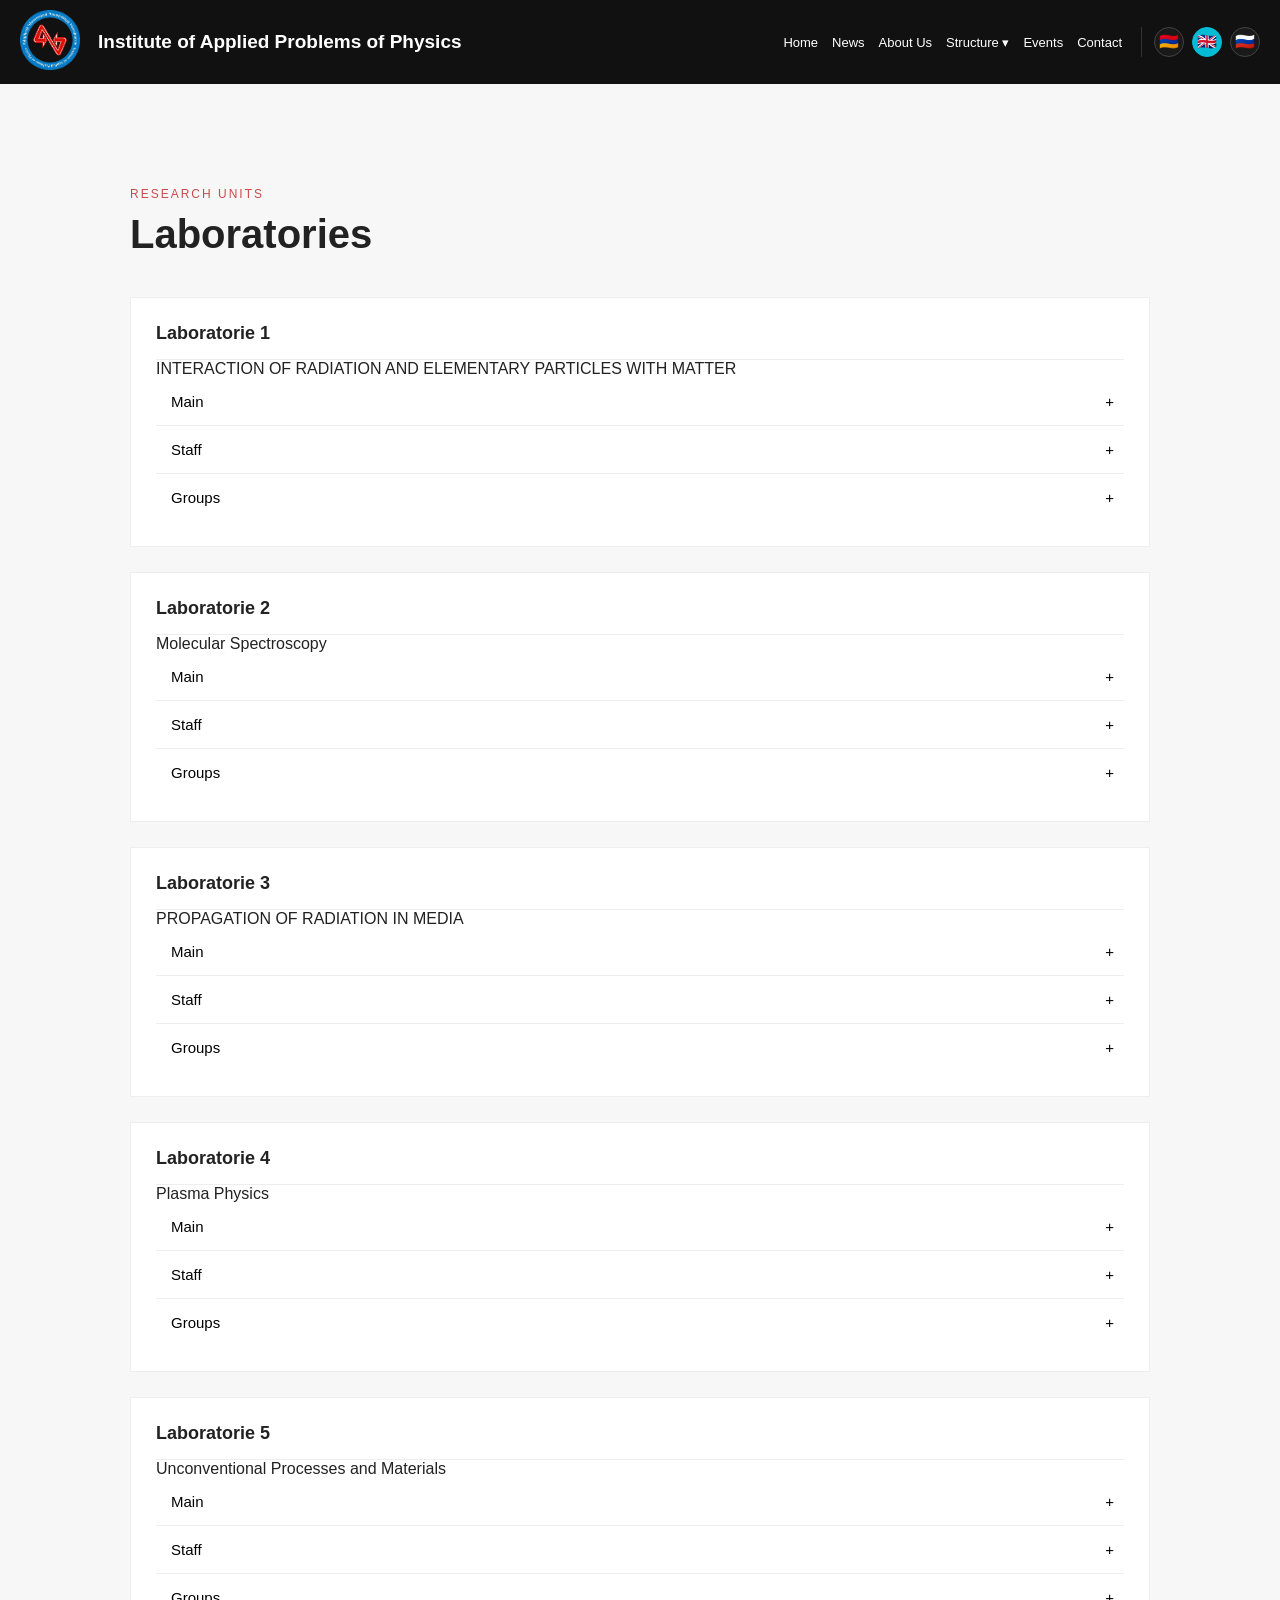
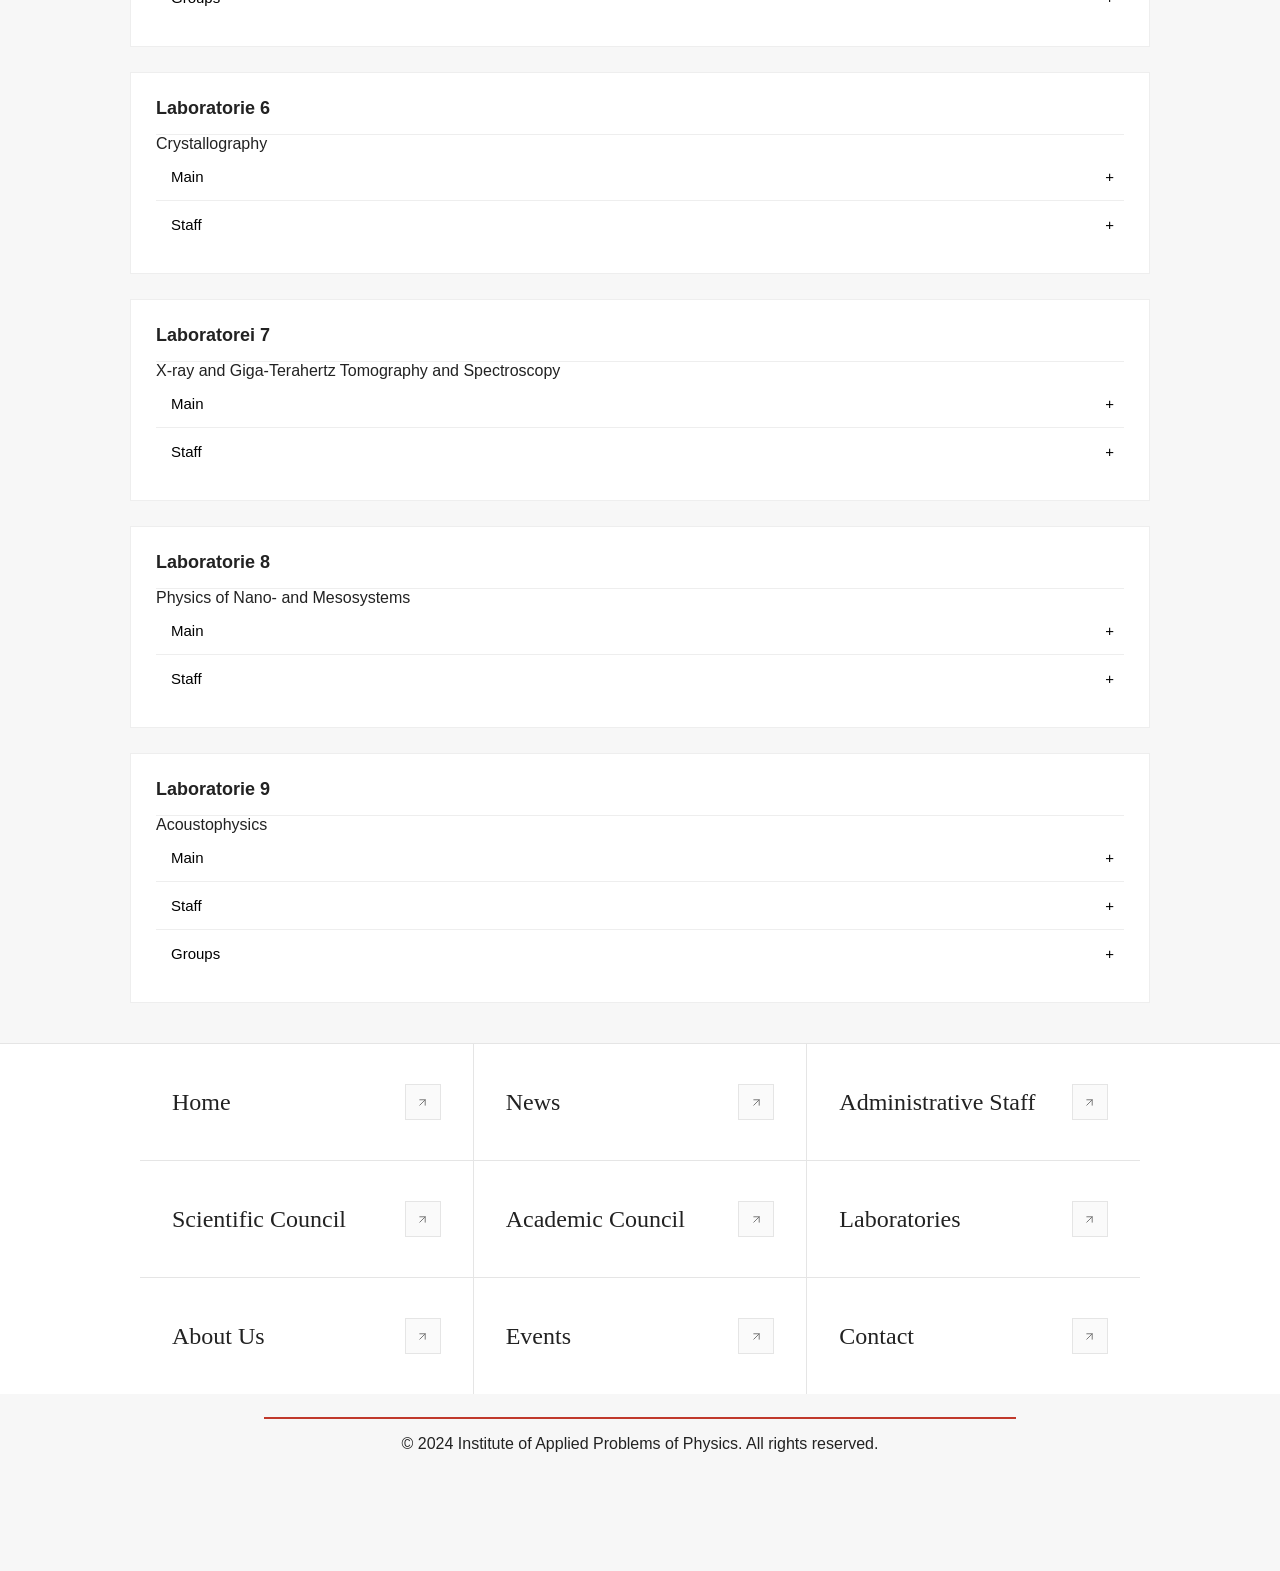
<file: pages/labs/labs.html>
<!DOCTYPE html>
<html lang="en">

<head>
    <script defer src="../../menu.js"></script>
    <script defer src="./labs.js"></script>
    <link rel="stylesheet" href="../../menu.css">
    <link rel="stylesheet" href="labs.css">
    <meta charset="UTF-8">
    <meta name="viewport" content="width=device-width, initial-scale=1.0">
    <meta name="description" content="Laboratories, teams, and research staff of the Institute of Applied Problems of Physics.">
    <title>IAPP NAS RA | Laboratories</title>
</head>

<body>
    <header class="header">
        <div class="logo"><img src="../../logos/logo.png" alt=""></div>
        <h2>Institute of Applied Problems of Physics</h2>
        <div class="menu-toggle" id="menu-toggle">☰</div>

        <nav class="nav" id="nav">
            <a href="../../index.html">Home</a>
            <a href="../../news/news.html">News</a>
            <a href="../../about/about.html">About Us</a>

            <div class="dropdown">
                <button class="dropbtn">Structure ▾</button>
                <div class="dropdown-content">
                    <a href="../admin/admin.html">Administrative Staff</a>
                    <a href="../council/council.html">Scientific Council</a>
                    <a href="../academic/academic.html">Academic Council</a>
                    <a href="#">Laboratories</a>
                </div>
            </div>

            <a href="../../events/events.html">Events</a>
            <a href="../../contact/contact.html">Contact</a>
        </nav>
    </header>
    <div class="margin-fix">

    </div>



    <section class="labs-section">
        <div class="container">

            <!-- HEADER -->
            <div class="section-header">
                <span class="section-subtitle">RESEARCH UNITS</span>
                <h2>Laboratories</h2>
            </div>

            <div class="labs-list">

                <!-- LAB CARD -->
                <div class="lab-card">


                    <h3 class="lab-title">
                        Laboratorie 1
                    </h3>



                    <!-- MAIN -->
                    <div class="accordion">
                        <p> INTERACTION OF RADIATION AND ELEMENTARY PARTICLES WITH MATTER</p>
                        <button class="accordion-btn">Main</button>
                        <div class="accordion-content">
                            <p><strong>Head of Laboratory:</strong></p>
                            <p>Serob Nadiri Noreyan</p>
                            <p>Head</p>
                        </div>
                    </div>

                    <!-- STAFF -->
                    <div class="accordion">
                        <button class="accordion-btn">Staff</button>
                        <div class="accordion-content">
                            <table>
                                <tr>
                                    <td>1</td>
                                    <td>Serob Nadiri Noreyan</td>
                                    <td>Head</td>
                                </tr>
                                <tr>
                                    <td>2</td>
                                    <td>Karapet Grigor Truni</td>
                                    <td>Leading Researcher</td>
                                </tr>
                                <tr>
                                    <td>3</td>
                                    <td>Henrik Ruben Drmeyan</td>
                                    <td>Leading Researcher</td>
                                </tr>
                                <tr>
                                    <td>4</td>
                                    <td>Alexander Petrovich Potilitsin</td>
                                    <td>Senior Researcher</td>
                                </tr>
                                <tr>
                                    <td>5</td>
                                    <td>Mesrop Hayro Mesropyan</td>
                                    <td>Researcher</td>
                                </tr>
                                <tr>
                                    <td>6</td>
                                    <td>Artur Yegishi Movsisyan</td>
                                    <td>Researcher</td>
                                </tr>
                                <tr>
                                    <td>7</td>
                                    <td>Hovnan Albert Hunanyan</td>
                                    <td>Researcher</td>
                                </tr>
                                <tr>
                                    <td>8</td>
                                    <td>Yelisabeth Hakob Hayrapetyan</td>
                                    <td>Researcher</td>
                                </tr>
                                <tr>
                                    <td>9</td>
                                    <td>Astghik Lorik Margaryan</td>
                                    <td>Junior Researcher</td>
                                </tr>
                                <tr>
                                    <td>10</td>
                                    <td>Seryozha Mushegh Movsisyan</td>
                                    <td>Senior Engineer</td>
                                </tr>
                                <tr>
                                    <td>11</td>
                                    <td>Robert Karen Mirzoyan</td>
                                    <td>Senior Laboratory Assistant</td>
                                </tr>
                                <tr>
                                    <td>12</td>
                                    <td>Karen Artak Mkhitaryan</td>
                                    <td>Laboratory Assistant</td>
                                </tr>
                            </table>
                        </div>
                    </div>

                    <!-- GROUPS -->
                    <div class="accordion">
                        <button class="accordion-btn">Groups</button>
                        <div class="accordion-content">

                            <h4>X-RAY OPTICS GROUP</h4>
                            <table>
                                <tr>
                                    <td>1</td>
                                    <td>Vigen Nver Aghabekyan</td>
                                    <td>Group Leader</td>
                                </tr>
                                <tr>
                                    <td>2</td>
                                    <td>Arusyak Martin Mamyan</td>
                                    <td>Junior Researcher</td>
                                </tr>
                                <tr>
                                    <td>3</td>
                                    <td>Hayk Grigor Margaryan</td>
                                    <td>Junior Researcher</td>
                                </tr>
                                <tr>
                                    <td>4</td>
                                    <td>Haykanush Mkrtchyan</td>
                                    <td>Senior Laboratory Assistant</td>
                                </tr>
                            </table>

                            <h4 style="margin-top:15px;">
                                DIFFRACTION PHENOMENA IN SUPERLATTICES
                            </h4>

                            <table>
                                <tr>
                                    <td>1</td>
                                    <td>Arkadi Ivan Soghomonyan</td>
                                    <td>Group Leader</td>
                                </tr>
                                <tr>
                                    <td>2</td>
                                    <td>Vachagan Ghazar Mirzoyan</td>
                                    <td>Senior Researcher</td>
                                </tr>
                                <tr>
                                    <td>3</td>
                                    <td>Homeros Suren Yeritsyan</td>
                                    <td>Researcher</td>
                                </tr>
                                <tr>
                                    <td>4</td>
                                    <td>Ruzanna Yervand Soghomonyan</td>
                                    <td>Senior Engineer</td>
                                </tr>
                            </table>

                        </div>
                    </div>

                </div>

                <div class="lab-card">

                    <h3 class="lab-title">
                        Laboratorie 2
                    </h3>

                    <!-- MAIN -->
                    <div class="accordion">
                        <p>Molecular Spectroscopy</p>
                        <button class="accordion-btn">Main</button>
                        <div class="accordion-content">
                            <p><strong>Head of Laboratory:</strong></p>
                            <p>Vahram V. Ghazaryan</p>
                            <p>Head</p>
                        </div>
                    </div>

                    <!-- STAFF -->
                    <div class="accordion">
                        <button class="accordion-btn">Staff</button>
                        <div class="accordion-content">
                            <table>
                                <tr>
                                    <td>1</td>
                                    <td>Vahram V. Ghazaryan</td>
                                    <td>Head</td>
                                </tr>
                                <tr>
                                    <td>2</td>
                                    <td>Gevorg G. Tokhmakhyan</td>
                                    <td>Senior Engineer</td>
                                </tr>
                                <tr>
                                    <td>3</td>
                                    <td>Aram M. Petrosyan</td>
                                    <td>Leading Researcher</td>
                                </tr>
                                <tr>
                                    <td>4</td>
                                    <td>Gayane S. Tonoyan</td>
                                    <td>Researcher</td>
                                </tr>
                                <tr>
                                    <td>5</td>
                                    <td>Gohar A. Tonoyan</td>
                                    <td>Senior Laboratory Assistant</td>
                                </tr>
                                <tr>
                                    <td>6</td>
                                    <td>Mariam A. Harutyunyan</td>
                                    <td>Senior Laboratory Assistant</td>
                                </tr>
                                <tr>
                                    <td>7</td>
                                    <td>Greta K. Gevorkyan</td>
                                    <td>Senior Laboratory Assistant</td>
                                </tr>
                            </table>
                        </div>
                    </div>

                    <!-- GROUPS -->
                    <div class="accordion">
                        <button class="accordion-btn">Groups</button>
                        <div class="accordion-content">

                            <h4>Photonic Crystals Group</h4>
                            <table>
                                <tr>
                                    <td>1</td>
                                    <td>Seyran H. Harutyunyan</td>
                                    <td>Group Leader</td>
                                </tr>
                                <tr>
                                    <td>2</td>
                                    <td>Lusine E. Khachikyan</td>
                                    <td>Junior Researcher</td>
                                </tr>
                                <tr>
                                    <td>3</td>
                                    <td>Vardan E. Sargsyan</td>
                                    <td>Senior Laboratory Assistant</td>
                                </tr>
                                <tr>
                                    <td>4</td>
                                    <td>Milena S. Petrosyan</td>
                                    <td>Senior Laboratory Assistant</td>
                                </tr>
                            </table>




                        </div>
                    </div>

                </div>

                <div class="lab-card">

                    <h3 class="lab-title">
                        Laboratorie 3
                    </h3>

                    <!-- MAIN -->
                    <div class="accordion">
                        <p>PROPAGATION OF RADIATION IN MEDIA</p>
                        <button class="accordion-btn">Main</button>
                        <div class="accordion-content">
                            <p><strong>Head of Laboratory:</strong></p>
                            <p>Levon Shavig Grigoryan</p>
                            <p>Head</p>
                        </div>
                    </div>

                    <!-- STAFF -->
                    <div class="accordion">
                        <button class="accordion-btn">Staff</button>
                        <div class="accordion-content">
                            <table>
                                <tr>
                                    <td>1</td>
                                    <td>Levon Shavig Grigoryan</td>
                                    <td>Leading Researcher</td>
                                </tr>
                                <tr>
                                    <td>2</td>
                                    <td>Hrant Frunzik Khachatryan</td>
                                    <td>Head</td>
                                </tr>
                                <tr>
                                    <td>3</td>
                                    <td>Roland Mamikon Avagyan</td>
                                    <td>Senior Researcher</td>
                                </tr>
                                <tr>
                                    <td>4</td>
                                    <td> Ashot Sergei Gevorgyan</td>
                                    <td> Senior Researcher</td>
                                </tr>
                                <tr>
                                    <td>5</td>
                                    <td> Martik Armenak Hovhannisyan</td>
                                    <td> Senior Researcher</td>
                                </tr>
                                <tr>
                                    <td>6</td>
                                    <td> Vahram Vladimir Parazyan</td>
                                    <td> Researcher</td>
                                </tr>
                                <tr>
                                    <td>7</td>
                                    <td> Mher Levon Grigoryan</td>
                                    <td> Researcher</td>
                                </tr>
                                <tr>
                                    <td>8</td>
                                    <td> Vardazar Khoren Kotanjyan</td>
                                    <td> Researcher</td>
                                </tr>
                                <tr>
                                    <td>9</td>
                                    <td> Karen Sargis Aramyan</td>
                                    <td> Junior Researcher</td>
                                </tr>
                                <tr>
                                    <td>10</td>
                                    <td> Anush Vahagn Sargsyan</td>
                                    <td> Junior Researcher</td>
                                </tr>
                                <tr>
                                    <td>11</td>
                                    <td> Armine Ruben Mnatsakanyan</td>
                                    <td> Junior Researcher</td>
                                </tr>
                                <tr>
                                    <td>12</td>
                                    <td> Ghazaros Abraham Mahtesyan</td>
                                    <td> Junior Researcher</td>
                                </tr>
                                <tr>
                                    <td>13</td>
                                    <td> Jemma Patvakan Markosyan</td>
                                    <td> Senior Engineer</td>
                                </tr>
                                <tr>
                                    <td>14</td>
                                    <td> Astghik Vardan Sargsyan</td>
                                    <td> Senior Laboratory Assistant</td>
                                </tr>
                                <tr>
                                    <td>15</td>
                                    <td>Gayane Vigen Margaryan</td>
                                    <td>Laboratory Assistant</td>
                                </tr>
                                <tr>
                                    <td>16</td>
                                    <td>Vahe Ashot Hovhannisyan</td>
                                    <td>Laboratory Assistant</td>
                                </tr>
                                <tr>
                                    <td>17</td>
                                    <td>Azat Aram Saharyan</td>
                                    <td>Laboratory Assistant</td>
                                </tr>
                                <tr>
                                    <td>18</td>
                                    <td>Aram Vardan Manukyan</td>
                                    <td>Laboratory Assistant</td>
                                </tr>
                            </table>
                        </div>
                    </div>

                    <div class="accordion">
                        <button class="accordion-btn">Groups</button>
                        <div class="accordion-content">
                            <h4>No Group Yet</h4>
                        </div>
                    </div>
                </div>

                <div class="lab-card">

                    <h3 class="lab-title">
                        Laboratorie 4
                    </h3>

                    <!-- MAIN -->
                    <div class="accordion">
                        <p>Plasma Physics</p>
                        <button class="accordion-btn">Main</button>
                        <div class="accordion-content">
                            <p><strong>Head of Laboratory:</strong></p>
                            <p>Ruben Y. Chilingaryan</p>
                            <p>Head</p>
                        </div>
                    </div>

                    <!-- STAFF -->
                    <div class="accordion">
                        <button class="accordion-btn">Staff</button>
                        <div class="accordion-content">
                            <table>
                                <tr>
                                    <td>1</td>
                                    <td>Ruben Y. Chilingaryan</td>
                                    <td>Head</td>
                                </tr>
                                <tr>
                                    <td>2</td>
                                    <td>Armen H. Melikyan</td>
                                    <td>Leading Researcher</td>
                                </tr>
                                <tr>
                                    <td>3</td>
                                    <td>Julieta G. Vardanyan</td>
                                    <td>Researcher</td>
                                </tr>
                                <tr>
                                    <td>4</td>
                                    <td>Sargis M. Petrosyan</td>
                                    <td>Senior Engineer</td>
                                </tr>
                                <tr>
                                    <td>5</td>
                                    <td>Smbat A. Gevorgyan</td>
                                    <td>Senior Engineer</td>
                                </tr>
                                <tr>
                                    <td>6</td>
                                    <td>Seyran H. Chakhoyan</td>
                                    <td>Engineer</td>
                                </tr>
                                <tr>
                                    <td>7</td>
                                    <td>Tatevik H. Sargsyan</td>
                                    <td>Laboratory Assistant</td>
                                </tr>
                            </table>
                        </div>
                    </div>

                    <!-- GROUPS -->
                    <div class="accordion">
                        <button class="accordion-btn">Groups</button>
                        <div class="accordion-content">
                            <h4>Acoustoplasma Group</h4>
                            <table>
                                <tr>
                                    <td>1</td>
                                    <td>Aleksan S. Abrahamyan</td>
                                    <td>Group Leader</td>
                                </tr>
                                <tr>
                                    <td>2</td>
                                    <td>Hector T. Hovhannisyan</td>
                                    <td>Researcher</td>
                                </tr>
                                <tr>
                                    <td>3</td>
                                    <td>Kristine G. Sahakyan</td>
                                    <td>Junior Researcher</td>
                                </tr>
                                <tr>
                                    <td>4</td>
                                    <td>Artur A. Margaryan</td>
                                    <td>Junior Researcher</td>
                                </tr>
                                <tr>
                                    <td>5</td>
                                    <td>Mkrtich H. Sargsyan</td>
                                    <td>Senior Engineer</td>
                                </tr>
                            </table>
                        </div>
                    </div>
                </div>

                <div class="lab-card">

                    <h3 class="lab-title">
                        Laboratorie 5
                    </h3>

                    <!-- MAIN -->
                    <div class="accordion">
                        <p>Unconventional Processes and Materials</p>
                        <button class="accordion-btn">Main</button>
                        <div class="accordion-content">
                            <p><strong>Head of Laboratory:</strong></p>
                            <p>Artur R. Aramyan</p>
                            <p>Head</p>
                        </div>
                    </div>

                    <!-- STAFF -->
                    <div class="accordion">
                        <button class="accordion-btn">Staff</button>
                        <div class="accordion-content">
                            <table>
                                <tr>
                                    <td>1</td>
                                    <td>Artur R. Aramyan</td>
                                    <td>Head</td>
                                </tr>
                                <tr>
                                    <td>2</td>
                                    <td>Georgi A. Ghalechyan</td>
                                    <td>Senior Researcher</td>
                                </tr>
                                <tr>
                                    <td>3</td>
                                    <td>Vardan G. Harutyunyan</td>
                                    <td>Senior Researcher</td>
                                </tr>
                                <tr>
                                    <td>4</td>
                                    <td>Armen A. Muradyan</td>
                                    <td>Junior Researcher</td>
                                </tr>
                                <tr>
                                    <td>5</td>
                                    <td>Hovakim A. Aleksanyan</td>
                                    <td>Junior Researcher</td>
                                </tr>
                                <tr>
                                    <td>6</td>
                                    <td>Venera R. Harutyunyan</td>
                                    <td>Senior Engineer</td>
                                </tr>
                                <tr>
                                    <td>7</td>
                                    <td>Nune A. Deghoyan</td>
                                    <td>Senior Laboratory Assistant</td>
                                </tr>
                                <tr>
                                    <td>8</td>
                                    <td>Lusine S. Mkrtchyan</td>
                                    <td>Senior Laboratory Assistant</td>
                                </tr>
                                <tr>
                                    <td>9</td>
                                    <td>Lusik A. Amiraghyan</td>
                                    <td>Senior Laboratory Assistant</td>
                                </tr>
                                <tr>
                                    <td>10</td>
                                    <td>Karen V. Karapetyan</td>
                                    <td>Laboratory Assistant</td>
                                </tr>
                            </table>
                        </div>
                    </div>

                    <!-- GROUPS -->
                    <div class="accordion">
                        <button class="accordion-btn">Groups</button>
                        <div class="accordion-content">
                            <h4>Research Group of Unconventional Processes</h4>
                            <table>
                                <tr>
                                    <td>1</td>
                                    <td>Gagik A. Harutyunyan</td>
                                    <td>Group Leader</td>
                                </tr>
                                <tr>
                                    <td>2</td>
                                    <td>Norik H. Sargsyan</td>
                                    <td>Junior Researcher</td>
                                </tr>
                                <tr>
                                    <td>3</td>
                                    <td>David A. Baghyan</td>
                                    <td>Laboratory Assistant</td>
                                </tr>
                                <tr>
                                    <td>4</td>
                                    <td>Arman M. Avetisyan</td>
                                    <td>Laboratory Assistant</td>
                                </tr>
                            </table>
                        </div>
                    </div>
                </div>

                <div class="lab-card">

                    <h3 class="lab-title">
                        Laboratorie 6
                    </h3>

                    <!-- MAIN -->
                    <div class="accordion">
                        <p>Crystallography</p>
                        <button class="accordion-btn">Main</button>
                        <div class="accordion-content">
                            <p><strong>Head of Laboratory:</strong></p>
                            <p>Armen K. Atanesyan</p>
                            <p>Head</p>
                        </div>
                    </div>

                    <!-- STAFF -->
                    <div class="accordion">
                        <button class="accordion-btn">Staff</button>
                        <div class="accordion-content">
                            <table>
                                <tr>
                                    <td>1</td>
                                    <td>Armen K. Atanesyan</td>
                                    <td>Head</td>
                                </tr>
                                <tr>
                                    <td>2</td>
                                    <td>Liana S. Bezhanova</td>
                                    <td>Senior Researcher</td>
                                </tr>
                                <tr>
                                    <td>3</td>
                                    <td>Ruben A. Apreyan</td>
                                    <td>Senior Researcher</td>
                                </tr>
                                <tr>
                                    <td>4</td>
                                    <td>Ruzan P. Sukiasyan</td>
                                    <td>Senior Researcher</td>
                                </tr>
                                <tr>
                                    <td>5</td>
                                    <td>Irina R. Baghdasaryan</td>
                                    <td>Senior Engineer</td>
                                </tr>
                                <tr>
                                    <td>6</td>
                                    <td>Astghik A. Dangyan</td>
                                    <td>Researcher</td>
                                </tr>
                                <tr>
                                    <td>7</td>
                                    <td>Edward H. Margaryan</td>
                                    <td>Senior Engineer</td>
                                </tr>
                                <tr>
                                    <td>8</td>
                                    <td>Nelli S. Gharibyan</td>
                                    <td>Senior Laboratory Assistant</td>
                                </tr>
                                <tr>
                                    <td>9</td>
                                    <td>Marianna S. Vasilyan</td>
                                    <td>Senior Laboratory Assistant</td>
                                </tr>
                            </table>
                        </div>
                    </div>
                </div>

                <div class="lab-card">

                    <h3 class="lab-title">
                        Laboratorei 7
                    </h3>

                    <!-- MAIN -->
                    <div class="accordion">
                        <p>X-ray and Giga-Terahertz Tomography and Spectroscopy</p>
                        <button class="accordion-btn">Main</button>
                        <div class="accordion-content">
                            <p><strong>Head of Laboratory:</strong></p>
                            <p>Vardan V. Margaryan</p>
                            <p>Head</p>
                        </div>
                    </div>

                    <!-- STAFF -->
                    <div class="accordion">
                        <button class="accordion-btn">Staff</button>
                        <div class="accordion-content">
                            <table>
                                <tr>
                                    <td>1</td>
                                    <td>Vardan V. Margaryan</td>
                                    <td>Head</td>
                                </tr>
                                <tr>
                                    <td>2</td>
                                    <td>Anahit G. Sargsyan</td>
                                    <td>Researcher</td>
                                </tr>
                                <tr>
                                    <td>3</td>
                                    <td>Tirui M. Bakhshiyan</td>
                                    <td>Researcher</td>
                                </tr>
                                <tr>
                                    <td>4</td>
                                    <td>Arus V. Shahverdyan</td>
                                    <td>Researcher</td>
                                </tr>
                                <tr>
                                    <td>5</td>
                                    <td>David E. Baghdasaryan</td>
                                    <td>Junior Researcher</td>
                                </tr>
                                <tr>
                                    <td>6</td>
                                    <td>Syuzi M. Grigoryan</td>
                                    <td>Junior Researcher</td>
                                </tr>
                                <tr>
                                    <td>7</td>
                                    <td>Hasmik H. Samsonyan</td>
                                    <td>Junior Researcher</td>
                                </tr>
                                <tr>
                                    <td>8</td>
                                    <td>Karlen T. Hayrapetyan</td>
                                    <td>Senior Engineer</td>
                                </tr>
                                <tr>
                                    <td>9</td>
                                    <td>Sonya G. Khosrovyan</td>
                                    <td>Senior Laboratory Assistant</td>
                                </tr>
                                <tr>
                                    <td>10</td>
                                    <td>Ani A. Deghoyan</td>
                                    <td>Laboratory Assistant</td>
                                </tr>
                                <tr>
                                    <td>11</td>
                                    <td>Amalya V. Martirosyan</td>
                                    <td>Laboratory Assistant</td>
                                </tr>
                                <tr>
                                    <td>12</td>
                                    <td>Arsen B. Galstyan</td>
                                    <td>Laboratory Assistant</td>
                                </tr>
                                <tr>
                                    <td>13</td>
                                    <td>Anna K. Yesayan</td>
                                    <td>Laboratory Assistant</td>
                                </tr>
                            </table>
                        </div>
                    </div>
                </div>

                <div class="lab-card">

                    <h3 class="lab-title">
                        Laboratorie 8
                    </h3>

                    <!-- MAIN -->
                    <div class="accordion">
                        <p>Physics of Nano- and Mesosystems</p>
                        <button class="accordion-btn">Main</button>
                        <div class="accordion-content">
                            <p><strong>Head of Laboratory:</strong></p>
                            <p>Hayk A. Sargsyan</p>
                            <p>Head</p>
                        </div>
                    </div>

                    <!-- STAFF -->
                    <div class="accordion">
                        <button class="accordion-btn">Staff</button>
                        <div class="accordion-content">
                            <table>
                                <tr>
                                    <td>1</td>
                                    <td>Hayk A. Sargsyan</td>
                                    <td>Head</td>
                                </tr>
                                <tr>
                                    <td>2</td>
                                    <td>Evgeni Sh. Mamasakhlisov</td>
                                    <td>Leading Researcher</td>
                                </tr>
                                <tr>
                                    <td>3</td>
                                    <td>Volodya A. Harutyunyan</td>
                                    <td>Senior Researcher</td>
                                </tr>
                                <tr>
                                    <td>4</td>
                                    <td>David A. Baghdasaryan</td>
                                    <td>Senior Researcher</td>
                                </tr>
                                <tr>
                                    <td>5</td>
                                    <td>Mher A. Mkrtchyan</td>
                                    <td>Senior Researcher</td>
                                </tr>
                                <tr>
                                    <td>6</td>
                                    <td>Khachik S. Khachatryan</td>
                                    <td>Researcher</td>
                                </tr>
                                <tr>
                                    <td>7</td>
                                    <td>Levon A. Tadevosyan</td>
                                    <td>Junior Researcher</td>
                                </tr>
                                <tr>
                                    <td>8</td>
                                    <td>Aram A. Nahapetyan</td>
                                    <td>Junior Researcher</td>
                                </tr>
                                <tr>
                                    <td>9</td>
                                    <td>Irina S. Safaryan</td>
                                    <td>Senior Laboratory Assistant</td>
                                </tr>
                                <tr>
                                    <td>10</td>
                                    <td>Romanos A. Mkrtchyan</td>
                                    <td>Senior Laboratory Assistant</td>
                                </tr>
                                <tr>
                                    <td>11</td>
                                    <td>Manvel K. Manvelyan</td>
                                    <td>Senior Laboratory Assistant</td>
                                </tr>
                            </table>
                        </div>
                    </div>
                </div>

                <div class="lab-card">

                    <h3 class="lab-title">
                        Laboratorie 9
                    </h3>

                    <!-- MAIN -->
                    <div class="accordion">
                        <p>Acoustophysics</p>
                        <button class="accordion-btn">Main</button>
                        <div class="accordion-content">
                            <p><strong>Head of Laboratory:</strong></p>
                            <p>Artak H. Mkrtchyan</p>
                            <p>Head</p>
                        </div>
                    </div>

                    <!-- STAFF -->
                    <div class="accordion">
                        <button class="accordion-btn">Staff</button>
                        <div class="accordion-content">
                            <table>
                                <tr>
                                    <td>1</td>
                                    <td>Artak H. Mkrtchyan</td>
                                    <td>Head</td>
                                </tr>
                                <tr>
                                    <td>2</td>
                                    <td>Aram A. Saharyan</td>
                                    <td>Leading Researcher</td>
                                </tr>
                                <tr>
                                    <td>3</td>
                                    <td>Edgar A. Mkrtchyan</td>
                                    <td>Junior Researcher</td>
                                </tr>
                                <tr>
                                    <td>4</td>
                                    <td>Karen K. Yeghiazaryan</td>
                                    <td>Senior Engineer</td>
                                </tr>
                                <tr>
                                    <td>5</td>
                                    <td>Varuzhan E. Badoyan</td>
                                    <td>Senior Engineer</td>
                                </tr>
                                <tr>
                                    <td>6</td>
                                    <td>Arus H. Mkrtchyan</td>
                                    <td>Engineer</td>
                                </tr>
                            </table>
                        </div>
                    </div>

                    <!-- GROUPS -->
                    <div class="accordion">
                        <button class="accordion-btn">Groups</button>
                        <div class="accordion-content">
                            <h4>Seismology Group</h4>
                            <table>
                                <tr>
                                    <td>1</td>
                                    <td>Samvel A. Mkhitaryan</td>
                                    <td>Group Leader</td>
                                </tr>
                                <tr>
                                    <td>2</td>
                                    <td>Ghazaros A. Mahtesyan</td>
                                    <td>Junior Researcher</td>
                                </tr>
                                <tr>
                                    <td>3</td>
                                    <td>Artush K. Sedrakyan</td>
                                    <td>Laboratory Assistant</td>
                                </tr>
                            </table>

                            <h4 style="margin-top:15px;">Medical Physics Group</h4>
                            <table>
                                <tr>
                                    <td>1</td>
                                    <td>Vache V. Nalbandyan</td>
                                    <td>Group Leader</td>
                                </tr>
                                <tr>
                                    <td>2</td>
                                    <td>David K. Khachvankyan</td>
                                    <td>Researcher</td>
                                </tr>
                                <tr>
                                    <td>3</td>
                                    <td>Julieta G. Hartenyan</td>
                                    <td>Researcher</td>
                                </tr>
                                <tr>
                                    <td>4</td>
                                    <td>Inga A. Babayan</td>
                                    <td>Researcher</td>
                                </tr>
                                <tr>
                                    <td>5</td>
                                    <td>Aghavni H. Nalbandyan</td>
                                    <td>Researcher</td>
                                </tr>
                                <tr>
                                    <td>6</td>
                                    <td>Ashot A. Meliksetyan</td>
                                    <td>Senior Engineer</td>
                                </tr>
                            </table>

                            <h4 style="margin-top:15px;">Inorganic Materials Synthesis Group</h4>
                            <table>
                                <tr>
                                    <td>1</td>
                                    <td>Sedrak V. Barseghyan</td>
                                    <td>Group Leader</td>
                                </tr>
                                <tr>
                                    <td>2</td>
                                    <td>Khoren V. Kotanjyan</td>
                                    <td>Researcher</td>
                                </tr>
                                <tr>
                                    <td>3</td>
                                    <td>Arkadi L. Avagyan</td>
                                    <td>Junior Researcher</td>
                                </tr>
                                <tr>
                                    <td>4</td>
                                    <td>Artur H. Papazyan</td>
                                    <td>Junior Researcher</td>
                                </tr>
                                <tr>
                                    <td>5</td>
                                    <td>Vahan S. Harutyunyan</td>
                                    <td>Senior Engineer</td>
                                </tr>
                                <tr>
                                    <td>6</td>
                                    <td>Sona P. Aslanyan</td>
                                    <td>Laboratory Assistant</td>
                                </tr>
                            </table>
                        </div>
                    </div>
                </div>

            </div>

        </div>
    </section>


    <div class="h-links" style="margin-bottom: 5px;">
        <div class="h-links-inner">
            <a class="h-link-item" href="../../index.html">
                <div>
                    <span class="h-link-label">Main page</span>
                    <span class="h-link-name">Home</span>
                </div>
                <div class="h-link-arrow">
                    <svg viewBox="0 0 24 24">
                        <line x1="7" y1="17" x2="17" y2="7" />
                        <polyline points="7 7 17 7 17 17" />
                    </svg>
                </div>
            </a>
            <a class="h-link-item" href="../../news/news.html">
                <div>
                    <span class="h-link-label">Latest news</span>
                    <span class="h-link-name">News</span>
                </div>
                <div class="h-link-arrow">
                    <svg viewBox="0 0 24 24">
                        <line x1="7" y1="17" x2="17" y2="7" />
                        <polyline points="7 7 17 7 17 17" />
                    </svg>
                </div>
            </a>
            <a class="h-link-item" href="../admin/admin.html">
                <div>
                    <span class="h-link-label">Admin Staff</span>
                    <span class="h-link-name">Administration</span>
                </div>
                <div class="h-link-arrow">
                    <svg viewBox="0 0 24 24">
                        <line x1="7" y1="17" x2="17" y2="7" />
                        <polyline points="7 7 17 7 17 17" />
                    </svg>
                </div>
            </a>
            <a class="h-link-item" href="../council/council.html">
                <div>
                    <span class="h-link-label">Scientific Council</span>
                    <span class="h-link-name">Council</span>
                </div>
                <div class="h-link-arrow">
                    <svg viewBox="0 0 24 24">
                        <line x1="7" y1="17" x2="17" y2="7" />
                        <polyline points="7 7 17 7 17 17" />
                    </svg>
                </div>
            </a>
            <a class="h-link-item" href="../academic/academic.html">
                <div>
                    <span class="h-link-label">Academic Council</span>
                    <span class="h-link-name">Academic</span>
                </div>
                <div class="h-link-arrow">
                    <svg viewBox="0 0 24 24">
                        <line x1="7" y1="17" x2="17" y2="7" />
                        <polyline points="7 7 17 7 17 17" />
                    </svg>
                </div>
            </a>
            <a class="h-link-item" href="./labs.html">
                <div>
                    <span class="h-link-label">Our Labs</span>
                    <span class="h-link-name">Laboratories</span>
                </div>
                <div class="h-link-arrow">
                    <svg viewBox="0 0 24 24">
                        <line x1="7" y1="17" x2="17" y2="7" />
                        <polyline points="7 7 17 7 17 17" />
                    </svg>
                </div>
            </a>
            <a class="h-link-item" href="../../about/about.html">
                <div>
                    <span class="h-link-label">Learn more</span>
                    <span class="h-link-name">About Us</span>
                </div>
                <div class="h-link-arrow">
                    <svg viewBox="0 0 24 24">
                        <line x1="7" y1="17" x2="17" y2="7" />
                        <polyline points="7 7 17 7 17 17" />
                    </svg>
                </div>
            </a>
            <a class="h-link-item" href="../../events/events.html">
                <div>
                    <span class="h-link-label">Upcoming</span>
                    <span class="h-link-name">Events</span>
                </div>
                <div class="h-link-arrow">
                    <svg viewBox="0 0 24 24">
                        <line x1="7" y1="17" x2="17" y2="7" />
                        <polyline points="7 7 17 7 17 17" />
                    </svg>
                </div>
            </a>
            <a class="h-link-item" href="../../contact/contact.html">
                <div>
                    <span class="h-link-label">Get in touch</span>
                    <span class="h-link-name">Contact</span>
                </div>
                <div class="h-link-arrow">
                    <svg viewBox="0 0 24 24">
                        <line x1="7" y1="17" x2="17" y2="7" />
                        <polyline points="7 7 17 7 17 17" />
                    </svg>
                </div>
            </a>
        </div>
    </div>

    <section class="footer-card">
        <div class="red-line"></div>
        <p>© 2024 Institute of Applied Problems of Physics. All rights reserved.</p>
    </section>
</body>

</html>
</file>
<file: menu.css>
* {
    margin: 0;
    padding: 0;
    box-sizing: border-box;
}

body {
    font-family: Arial, sans-serif;
    overflow-x: hidden;
}

.header {
    display: flex;
    align-items: center;
    justify-content: space-between;
    flex-wrap: nowrap;
    background: #111;
    color: white;
    padding: 10px 20px;
    width: 100%;
    position: fixed;
    top: 0;
    z-index: 1000;
}


.logo {
    display: flex;
    align-items: center;
    gap: 10px;
}

.logo img {
    height: 60px;
}

.logo h1 {
    font-size: 18px;
    max-width: 400px;
}

.header h2 {
    margin: 0 18px;
    font-size: 19px;
    line-height: 1.15;
    font-weight: 700;
    flex: 1 1 auto;
    min-width: 0;
    white-space: normal;
    overflow-wrap: anywhere;
    word-break: break-word;
}


.nav {
    display: flex;
    align-items: center;
    justify-content: flex-end;
    flex-shrink: 0;
}

.nav a, .dropbtn {
    color: white;
    text-decoration: none;
    margin: 0 7px;
    padding: 10px 0;
    background: none;
    border: none;
    cursor: pointer;
    font-size: 13px;
    white-space: nowrap;
}

@media (max-width: 1200px) and (min-width: 901px) {
    .header {
        gap: 10px;
    }

    .header h2 {
        font-size: 16px;
        margin: 0 10px;
    }

    .nav {
        flex-wrap: wrap;
        row-gap: 2px;
    }

    .nav a, .dropbtn {
        margin: 0 5px;
        font-size: 12px;
        padding: 8px 0;
    }

    .lang-switcher {
        margin-left: 8px;
        padding-left: 8px;
        gap: 6px;
    }

    .lang-btn {
        width: 28px;
        height: 28px;
        font-size: 14px;
    }
}

.nav a:hover, .dropbtn:hover {
    color: #00bcd4;
}

.lang-switcher {
    display: flex;
    align-items: center;
    gap: 8px;
    margin-left: 12px;
    padding-left: 12px;
    border-left: 1px solid #333;
}

.lang-btn {
    width: 30px;
    height: 30px;
    border-radius: 50%;
    border: 1px solid #444;
    background: #1a1a1a;
    color: #fff;
    display: inline-flex;
    align-items: center;
    justify-content: center;
    font-size: 16px;
    line-height: 1;
    cursor: pointer;
    transition: transform 0.15s ease, border-color 0.15s ease, background 0.15s ease;
}

.lang-btn:hover {
    transform: translateY(-1px);
    border-color: #00bcd4;
}

.lang-btn.active {
    background: #00bcd4;
    border-color: #00bcd4;
}


.dropdown {
    position: relative;
}


.dropdown-content {
    display: none;
    position: absolute;
    top: 100%; /* առանց gap */
    left: 0;
    background: #222;
    min-width: 200px;
    z-index: 999;
    border-radius: 4px;
    overflow: hidden;
}


.dropdown-content a {
    display: block;
    padding: 12px 15px;
    transition: 0.2s;
}

.dropdown-content a:hover {
    background: #333;
}


.dropdown:hover .dropdown-content,
.dropdown:focus-within .dropdown-content,
.dropdown.open .dropdown-content,
.dropdown-content:hover {
    display: block;
}

.dropdown::after {
    content: "";
    position: absolute;
    top: 100%;
    left: 0;
    width: 100%;
    height: 10px;
    pointer-events: none;
}

@media (max-width: 1200px) and (min-width: 901px) {
    .dropdown-content {
        top: calc(100% - 2px);
    }
}


.menu-toggle {
    display: none;
    font-size: 26px;
    cursor: pointer;
}


@media (max-width: 900px) {

    .header {
        flex-direction: column;
        align-items: flex-start;
        flex-wrap: wrap;
    }

    .logo {
        width: 100%;
        justify-content: space-between;
    }

    .logo h1 {
        font-size: 14px;
    }

    .header h2 {
        margin: 8px 0 0;
        width: 100%;
        font-size: 18px;
        white-space: normal;
        overflow: visible;
        text-overflow: initial;
    }

    .menu-toggle {
        display: block;
        margin-top: 10px;
    }

    .nav {
        display: none;
        flex-direction: column;
        width: 100%;
        background: #111;
        align-items: stretch;
    }

    .nav.active {
        display: flex;
    }

    .nav a {
        width: 100%;
        padding: 15px;
        border-top: 1px solid #333;
        margin: 0;
    }

    .lang-switcher {
        margin: 8px 0 12px;
        padding: 10px 15px 0;
        border-left: none;
        border-top: 1px solid #333;
        width: 100%;
        justify-content: flex-start;
    }

    .dropdown:hover .dropdown-content {
  display: block;
}

    .dropdown .dropdown-content {
        position: static;
        width: 100%;
        min-width: 0;
        border-radius: 0;
    }

    .dropdown {
        width: 100%;
        margin: 0;
        padding: 0;
    }

    .dropdown .dropbtn {
        display: block;
        width: 100%;
        text-align: left;
        padding: 15px;
        margin: 0;
        border-top: 1px solid #333;
        box-sizing: border-box;
        justify-content: flex-start;
        padding-left: 15px;
    }

    .dropdown-content a {
        margin: 0;
        padding: 12px 15px;
        box-sizing: border-box;
    }

    .dropdown.open .dropbtn {
        color: #00bcd4;
    }

    .dropdown::after {
        display: none;
    }
}


section {
    padding: 40px;
}

h1 {
    font-size: 28px;
}


:root {
  --white: #ffffff;
  --border: #e5e5e5;
  --red: #c0392b;
  --red-2: #e74c3c;
  --ink: #222;
  --ink-muted: #777;
  --bg: #fafafa;
}


.h-links {
  background: var(--white);
  border-top: 1px solid var(--border);
  padding: 0 2rem;
}

.h-links-inner {
  max-width: 1000px;
  margin: 0 auto;
  display: grid;
  grid-template-columns: repeat(3, 1fr);
  gap: 1px;
  background: var(--border);
}

.h-link-item {
  background: var(--white);
  padding: 2.5rem 2rem;
  text-decoration: none;
  display: flex;
  align-items: center;
  justify-content: space-between;
  position: relative;
  overflow: hidden;
  transition: background 0.2s;
}

.h-link-item:hover { background: #fdfcfc; }

.h-link-item::before {
  content: '';
  position: absolute;
  bottom: 0;
  left: 0;
  right: 0;
  height: 2px;
  background: linear-gradient(90deg, var(--red), var(--red-2));
  transform: scaleX(0);
  transform-origin: left;
  transition: transform 0.35s cubic-bezier(0.4,0,0.2,1);
}

.h-link-item:hover::before { transform: scaleX(1); }

.h-link-label {
  font-size: 0.65rem;
  letter-spacing: 0.16em;
  text-transform: uppercase;
  color: var(--red);
  display: block;
  margin-bottom: 0.4rem;
}

.h-links .h-link-label {
  display: none;
}

.h-link-name {
  font-family: 'Cormorant Garamond', serif;
  font-size: 1.5rem;
  font-weight: 300;
  color: var(--ink);
}

.h-link-arrow {
  width: 36px;
  height: 36px;
  border: 1px solid var(--border);
  display: flex;
  align-items: center;
  justify-content: center;
  flex-shrink: 0;
  transition: all 0.2s;
  background: var(--bg);
}

.h-link-arrow svg {
  width: 13px;
  height: 13px;
  stroke: var(--ink-muted);
  fill: none;
  stroke-width: 1.8;
  stroke-linecap: round;
  stroke-linejoin: round;
  transition: all 0.2s;
}

.h-link-item:hover .h-link-arrow {
  border-color: rgba(192,57,43,0.3);
  background: rgba(192,57,43,0.05);
}

.h-link-item:hover .h-link-arrow svg {
  stroke: var(--red);
  transform: translate(2px, -2px);
}

@media (max-width: 750px) {
  .h-hero { height: 80vh; }
  .h-hero-content { padding: 2.5rem 1.5rem; }
  .h-stats { grid-template-columns: repeat(2, 1fr); }
  .h-news { padding: 3rem 1.25rem; }
  .h-news-grid { grid-template-columns: 1fr; }
  .h-links { padding: 0 1.25rem; }
  .h-links-inner { grid-template-columns: 1fr; }
  .h-section-head { flex-direction: column; align-items: flex-start; gap: 0.75rem; }
}


.footer-card {
    width: 60%;
    height: 5vh;
    margin: 12px 0 120px 20% !important;
    padding: 8px;
}

.footer-card .red-line {
    height: 2px;
    background-color: #c0392b;
    margin: 3px 0;
}

.footer-card p {
    margin: 16px 0;
    text-align: center;
}

img,
video {
    max-width: 100%;
    height: auto;
}

@media (max-width: 900px) {
    .footer-card {
        width: calc(100% - 2rem);
        height: auto;
        margin: 12px 1rem 80px !important;
        padding: 8px 4px;
    }
}
</file>
<file: index.css>
@import url('https://fonts.googleapis.com/css2?family=Cormorant+Garamond:ital,wght@0,300;0,500;1,300&family=DM+Sans:wght@300;400;500&display=swap');

*,
*::before,
*::after {
    box-sizing: border-box;
    margin: 0;
    padding: 0;
}

:root {
    --bg: #f7f6f3;
    --white: #ffffff;
    --ink: #0a0908;
    --ink-soft: #2e2c2a;
    --ink-muted: #6b6760;
    --red: #c0392b;
    --red-2: #e74c3c;
    --border: rgba(15, 14, 12, 0.08);
}

.h-hero {
    position: relative;
    width: 100%;
    height: 92vh;
    overflow: hidden;
    display: flex;
    align-items: flex-end;
}

.h-hero-img {
    position: absolute;
    inset: 0;
    width: 100%;
    height: 100%;
    object-fit: cover;
    display: block;
    filter: brightness(0.45);
}

.h-hero-content {
    position: relative;
    z-index: 1;
    padding: 4rem 3rem;
    max-width: 780px;
}

.h-eyebrow {
    display: flex;
    align-items: center;
    gap: 10px;
    margin-bottom: 1.25rem;
}

.h-eyebrow::before {
    content: '';
    width: 24px;
    height: 1px;
    background: linear-gradient(90deg, var(--red), var(--red-2));
    display: block;
}

.h-eyebrow span {
    font-size: 0.68rem;
    letter-spacing: 0.22em;
    text-transform: uppercase;
    color: #f0ede8;
}

.h-hero-title {
    font-family: 'Cormorant Garamond', serif;
    font-size: clamp(2.5rem, 6vw, 5rem);
    font-weight: 300;
    color: #f0ede8;
    line-height: 1.08;
    margin-bottom: 1.25rem;
}

.h-hero-title em {
    font-style: italic;
    color: #e8908a;
}

.h-hero-sub {
    font-size: 0.92rem;
    color: rgba(240, 237, 232, 0.65);
    font-weight: 300;
    line-height: 1.7;
    max-width: 520px;
}

.h-hero-scroll {
    position: absolute;
    bottom: 2rem;
    right: 3rem;
    display: flex;
    align-items: center;
    gap: 8px;
    font-size: 0.65rem;
    letter-spacing: 0.16em;
    text-transform: uppercase;
    color: rgba(240, 237, 232, 0.4);
    z-index: 1;
}

.h-hero-scroll svg {
    width: 14px;
    height: 14px;
    stroke: rgba(240, 237, 232, 0.4);
    fill: none;
    stroke-width: 1.5;
    stroke-linecap: round;
    stroke-linejoin: round;
    animation: bounce 2s infinite;
}

@keyframes bounce {

    0%,
    100% {
        transform: translateY(0);
    }

    50% {
        transform: translateY(4px);
    }
}

.h-stats {
    display: grid;
    grid-template-columns: repeat(4, 1fr);
    gap: 1px;
    background: var(--border);
    border-bottom: 1px solid var(--border);
}

.h-stat {
    background: var(--white);
    padding: 2rem 1.75rem;
    position: relative;
    overflow: hidden;
    transition: background 0.2s;
}

.h-stat:hover {
    background: #fdfcfc;
}

.h-stat::before {
    content: '';
    position: absolute;
    bottom: 0;
    left: 0;
    right: 0;
    height: 2px;
    background: linear-gradient(90deg, var(--red), var(--red-2));
    transform: scaleX(0);
    transform-origin: left;
    transition: transform 0.35s cubic-bezier(0.4, 0, 0.2, 1);
}

.h-stat:hover::before {
    transform: scaleX(1);
}

.h-stat-num {
    font-family: 'Cormorant Garamond', serif;
    font-size: 3rem;
    font-weight: 300;
    color: var(--ink);
    line-height: 1;
    display: block;
    margin-bottom: 0.4rem;
}

.h-stat-label {
    font-size: 0.7rem;
    letter-spacing: 0.1em;
    text-transform: uppercase;
    color: var(--ink-muted);
    display: block;
}

.h-news {
    background: var(--bg);
    padding: 5rem 2rem;
}

.h-news-inner {
    max-width: 1000px;
    margin: 0 auto;
}

.h-section-head {
    display: flex;
    align-items: flex-end;
    justify-content: space-between;
    margin-bottom: 2.5rem;
    padding-bottom: 1.5rem;
    border-bottom: 1px solid var(--border);
}

.h-section-eyebrow {
    display: flex;
    align-items: center;
    gap: 10px;
    margin-bottom: 0.5rem;
}

.h-section-eyebrow::before {
    content: '';
    width: 24px;
    height: 1px;
    background: linear-gradient(90deg, var(--red), var(--red-2));
    display: block;
}

.h-section-eyebrow span {
    font-size: 0.68rem;
    letter-spacing: 0.2em;
    text-transform: uppercase;
    color: var(--red);
}

.h-section-title {
    font-family: 'Cormorant Garamond', serif;
    font-size: clamp(1.6rem, 3vw, 2.2rem);
    font-weight: 300;
    color: var(--ink);
    line-height: 1.1;
}

.h-section-title em {
    font-style: italic;
    background: linear-gradient(135deg, var(--red), var(--red-2));
    -webkit-background-clip: text;
    -webkit-text-fill-color: transparent;
    background-clip: text;
}

.h-more-link {
    font-size: 0.72rem;
    letter-spacing: 0.12em;
    text-transform: uppercase;
    color: var(--ink-muted);
    text-decoration: none;
    display: flex;
    align-items: center;
    gap: 6px;
    transition: color 0.2s;
    white-space: nowrap;
}

.h-more-link svg {
    width: 11px;
    height: 11px;
    stroke: currentColor;
    fill: none;
    stroke-width: 1.8;
    stroke-linecap: round;
    stroke-linejoin: round;
    transition: transform 0.2s;
}

.h-more-link:hover {
    color: var(--red);
}

.h-more-link:hover svg {
    transform: translate(2px, -2px);
}

.h-news-grid {
    display: grid;
    grid-template-columns: repeat(3, 1fr);
    gap: 1px;
    background: var(--border);
    border: 1px solid var(--border);
}

.h-ncard {
    background: var(--white);
    padding: 1.75rem;
    display: flex;
    flex-direction: column;
    position: relative;
    overflow: hidden;
    transition: background 0.2s;
}

.h-ncard:hover {
    background: #fdfcfc;
}

.h-ncard::before {
    content: '';
    position: absolute;
    top: 0;
    left: 0;
    right: 0;
    height: 2px;
    background: linear-gradient(90deg, var(--red), var(--red-2));
    transform: scaleX(0);
    transform-origin: left;
    transition: transform 0.35s cubic-bezier(0.4, 0, 0.2, 1);
}

.h-ncard:hover::before {
    transform: scaleX(1);
}

.h-ncard-meta {
    display: flex;
    align-items: center;
    gap: 8px;
    margin-bottom: 1rem;
}

.h-ncard-date {
    font-size: 0.68rem;
    color: var(--ink-muted);
    letter-spacing: 0.06em;
}

.h-ncard-dot {
    width: 3px;
    height: 3px;
    border-radius: 50%;
    background: var(--border);
    flex-shrink: 0;
}

.h-ncard-tag {
    font-size: 0.62rem;
    letter-spacing: 0.12em;
    text-transform: uppercase;
    color: var(--red);
    font-weight: 500;
}

.h-ncard-title {
    font-family: 'Cormorant Garamond', serif;
    font-size: 1.2rem;
    font-weight: 400;
    color: var(--ink);
    line-height: 1.35;
    margin-bottom: 0.75rem;
}

.h-ncard-excerpt {
    font-size: 0.84rem;
    color: var(--ink-soft);
    line-height: 1.75;
    font-weight: 300;
    flex: 1;
}

.h-ncard-footer {
    margin-top: 1.25rem;
    padding-top: 1rem;
    border-top: 1px solid var(--border);
    display: flex;
    justify-content: flex-end;
}

.h-ncard-arrow {
    width: 28px;
    height: 28px;
    border: 1px solid var(--border);
    display: flex;
    align-items: center;
    justify-content: center;
    background: var(--bg);
    transition: all 0.2s;
}

.h-ncard-arrow svg {
    width: 11px;
    height: 11px;
    stroke: var(--ink-muted);
    fill: none;
    stroke-width: 1.8;
    stroke-linecap: round;
    stroke-linejoin: round;
    transition: all 0.2s;
}

.h-ncard:hover .h-ncard-arrow {
    border-color: rgba(192, 57, 43, 0.3);
    background: rgba(192, 57, 43, 0.05);
}

.h-ncard:hover .h-ncard-arrow svg {
    stroke: var(--red);
}

@media (max-width: 1100px) {
    .h-news-grid {
        grid-template-columns: repeat(2, 1fr);
    }
}

@media (max-width: 860px) {
    .h-news {
        padding: 3.25rem 1.1rem;
    }

    .h-news-grid {
        grid-template-columns: 1fr;
    }

    .h-ncard {
        padding: 1.5rem 1.35rem;
    }

    .h-ncard-title {
        font-size: 1.3rem;
    }
}
</file>
<file: about/about.css>
@import url('https://fonts.googleapis.com/css2?family=Cormorant+Garamond:ital,wght@0,300;0,500;1,300&family=DM+Sans:wght@300;400;500&display=swap');

*, *::before, *::after { box-sizing: border-box; margin: 0; padding: 0; }

:root {
  --bg: #f7f6f3;
  --white: #ffffff;
  --ink: #0a0908;
  --ink-soft: #2e2c2a;
  --ink-muted: #6b6760;
  --red: #c0392b;
  --red-2: #e74c3c;
  --border: rgba(15,14,12,0.08);
}

.about-section {
  font-family: 'DM Sans', sans-serif;
  background: var(--bg);
  min-height: calc(100vh - 60px);
  padding: 5rem 2rem;
}

.about-inner {
  max-width: 1000px;
  margin: 0 auto;
}

/* ── header ── */
.a-head {
  display: flex;
  align-items: flex-end;
  justify-content: space-between;
  gap: 2rem;
  margin-bottom: 4rem;
  padding-bottom: 2rem;
  border-bottom: 1px solid var(--border);
}

.a-eyebrow {
  display: flex;
  align-items: center;
  gap: 10px;
  margin-bottom: 0.75rem;
}

.a-eyebrow::before {
  content: '';
  width: 24px;
  height: 1px;
  background: linear-gradient(90deg, var(--red), var(--red-2));
  display: block;
}

.a-eyebrow span {
  font-size: 0.68rem;
  letter-spacing: 0.2em;
  text-transform: uppercase;
  color: var(--red);
}

.a-title {
  font-family: 'Cormorant Garamond', serif;
  font-size: clamp(2rem, 4vw, 3rem);
  font-weight: 300;
  color: var(--ink);
  line-height: 1.05;
}

.a-title em {
  font-style: italic;
  background: linear-gradient(135deg, var(--red), var(--red-2));
  -webkit-background-clip: text;
  -webkit-text-fill-color: transparent;
  background-clip: text;
}

.a-founded {
  font-family: 'Cormorant Garamond', serif;
  font-size: 3.5rem;
  font-weight: 300;
  color: rgba(15,14,12,0.08);
  line-height: 1;
  white-space: nowrap;
}

/* ── stats ── */
.a-stats {
  display: grid;
  grid-template-columns: repeat(4, 1fr);
  gap: 1px;
  background: var(--border);
  border: 1px solid var(--border);
  margin-bottom: 4rem;
}

.a-stat {
  background: var(--white);
  padding: 2rem 1.5rem;
  position: relative;
  overflow: hidden;
  transition: background 0.2s;
}

.a-stat:hover { background: #fdfcfc; }

.a-stat::before {
  content: '';
  position: absolute;
  top: 0;
  left: 0;
  right: 0;
  height: 2px;
  background: linear-gradient(90deg, var(--red), var(--red-2));
  transform: scaleX(0);
  transform-origin: left;
  transition: transform 0.35s cubic-bezier(0.4,0,0.2,1);
}

.a-stat:hover::before { transform: scaleX(1); }

.a-stat-num {
  font-family: 'Cormorant Garamond', serif;
  font-size: 3rem;
  font-weight: 300;
  color: var(--ink);
  line-height: 1;
  margin-bottom: 0.5rem;
  display: block;
}

.a-stat-label {
  font-size: 0.72rem;
  letter-spacing: 0.1em;
  text-transform: uppercase;
  color: var(--ink-muted);
  font-weight: 400;
  line-height: 1.4;
  display: block;
}

/* ── timeline ── */
.a-section-label {
  font-size: 0.68rem;
  letter-spacing: 0.18em;
  text-transform: uppercase;
  color: var(--red);
  margin-bottom: 1.5rem;
  display: flex;
  align-items: center;
  gap: 10px;
}

.a-section-label::before {
  content: '';
  width: 24px;
  height: 1px;
  background: linear-gradient(90deg, var(--red), var(--red-2));
  display: block;
}

.a-timeline {
  display: flex;
  flex-direction: column;
  gap: 1px;
  background: var(--border);
  border: 1px solid var(--border);
  margin-bottom: 4rem;
}

.a-titem {
  background: var(--white);
  display: grid;
  grid-template-columns: 160px 1fr;
  gap: 0;
  position: relative;
  transition: background 0.2s;
}

.a-titem:hover { background: #fdfcfc; }

.a-titem::before {
  content: '';
  position: absolute;
  top: 0;
  left: 0;
  width: 2px;
  height: 100%;
  background: linear-gradient(180deg, var(--red), var(--red-2));
  transform: scaleY(0);
  transform-origin: top;
  transition: transform 0.3s cubic-bezier(0.4,0,0.2,1);
}

.a-titem:hover::before { transform: scaleY(1); }

.a-tdate {
  padding: 1.5rem;
  border-right: 1px solid var(--border);
  display: flex;
  flex-direction: column;
  justify-content: center;
}

.a-tyears {
  font-family: 'Cormorant Garamond', serif;
  font-size: 1.1rem;
  font-weight: 300;
  color: var(--red);
  display: block;
  margin-bottom: 0.25rem;
}

.a-trole {
  font-size: 0.65rem;
  letter-spacing: 0.1em;
  text-transform: uppercase;
  color: var(--ink-muted);
}

.a-tbody {
  padding: 1.5rem;
  display: flex;
  flex-direction: column;
  justify-content: center;
}

.a-tname {
  font-family: 'Cormorant Garamond', serif;
  font-size: 1.2rem;
  font-weight: 400;
  color: var(--ink);
  margin-bottom: 0.4rem;
}

.a-tdesc {
  font-size: 0.85rem;
  color: var(--ink-muted);
  line-height: 1.7;
  font-weight: 300;
}

/* ── research areas ── */
.a-research {
  display: grid;
  grid-template-columns: repeat(3, 1fr);
  gap: 1px;
  background: var(--border);
  border: 1px solid var(--border);
  margin-bottom: 4rem;
}

.a-ritem {
  background: var(--white);
  padding: 1.5rem;
  position: relative;
  overflow: hidden;
  transition: background 0.2s;
}

.a-ritem:hover { background: #fdfcfc; }

.a-ritem::before {
  content: '';
  position: absolute;
  top: 0;
  left: 0;
  right: 0;
  height: 2px;
  background: linear-gradient(90deg, var(--red), var(--red-2));
  transform: scaleX(0);
  transform-origin: left;
  transition: transform 0.3s cubic-bezier(0.4,0,0.2,1);
}

.a-ritem:hover::before { transform: scaleX(1); }

.a-rnum {
  font-family: 'Cormorant Garamond', serif;
  font-size: 1.8rem;
  font-weight: 300;
  color: rgba(15,14,12,0.08);
  line-height: 1;
  margin-bottom: 0.75rem;
  display: block;
  transition: color 0.25s;
}

.a-ritem:hover .a-rnum { color: rgba(192,57,43,0.12); }

.a-rname {
  font-size: 0.88rem;
  font-weight: 500;
  color: var(--ink-soft);
  line-height: 1.4;
}

/* ── about text ── */
.a-text-block {
  background: var(--white);
  border: 1px solid var(--border);
  padding: 2.5rem;
  position: relative;
}

.a-text-block::before {
  content: '';
  position: absolute;
  top: 0;
  left: 0;
  width: 2px;
  height: 100%;
  background: linear-gradient(180deg, var(--red), var(--red-2));
}

.a-text {
  font-size: 0.95rem;
  color: var(--ink-soft);
  line-height: 1.9;
  font-weight: 300;
}

.a-text + .a-text { margin-top: 1.25rem; }

/* ── responsive ── */
@media (max-width: 750px) {
  .about-section { padding: 3rem 1.25rem; }
  .a-head { flex-direction: column; align-items: flex-start; gap: 0.5rem; }
  .a-founded { font-size: 2.5rem; }
  .a-stats { grid-template-columns: repeat(2, 1fr); }
  .a-research { grid-template-columns: repeat(2, 1fr); }
  .a-titem { grid-template-columns: 120px 1fr; }
  .a-text-block { padding: 1.5rem; }
}

@media (max-width: 480px) {
  .a-stats { grid-template-columns: repeat(2, 1fr); }
  .a-research { grid-template-columns: 1fr; }
  .a-titem { grid-template-columns: 1fr; }
  .a-tdate { border-right: none; border-bottom: 1px solid var(--border); }
}
</file>
<file: contact/contact.css>
@import url('https://fonts.googleapis.com/css2?family=Cormorant+Garamond:ital,wght@0,300;0,500;1,300&family=DM+Sans:wght@300;400;500&display=swap');

*, *::before, *::after { box-sizing: border-box; margin: 0; padding: 0; }

:root {
  --bg: #f7f6f3;
  --white: #ffffff;
  --ink: #0a0908;
  --ink-soft: #2e2c2a;
  --ink-muted: #6b6760;
  --red: #c0392b;
  --red-2: #e74c3c;
  --border: rgba(15,14,12,0.08);
  --border-hover: rgba(192,57,43,0.3);
}

.contact-section {
  font-family: 'DM Sans', sans-serif;
  background: var(--bg);
  min-height: calc(100vh - 60px);
  padding: 5rem 2rem;
}

.contact-inner {
  max-width: 1000px;
  margin: 0 auto;
}

.c-head {
  display: grid;
  grid-template-columns: 1fr 1fr;
  gap: 2rem;
  align-items: end;
  margin-bottom: 4rem;
  padding-bottom: 3rem;
  border-bottom: 1px solid var(--border);
}

.c-eyebrow {
  display: flex;
  align-items: center;
  gap: 10px;
  margin-bottom: 1rem;
}

.c-eyebrow::before {
  content: '';
  width: 24px;
  height: 1px;
  background: linear-gradient(90deg, var(--red), var(--red-2));
  display: block;
}

.c-eyebrow span {
   font-size: 1.5rem ;
  letter-spacing: 0.2em;
  text-transform: uppercase;
  color: var(--red);
}

.c-title {
  font-family: 'Cormorant Garamond', serif;
  font-size: clamp(2.5rem, 5vw, 5.8rem);
  font-weight: 300;
  color: var(--ink);
  line-height: 1.05;
}

.c-title em {
  font-style: italic;
  background: linear-gradient(135deg, var(--red), var(--red-2));
  -webkit-background-clip: text;
  -webkit-text-fill-color: transparent;
  background-clip: text;
}

.c-head-right { text-align: right; }

.c-org {
  font-size: 0.9rem;
  color: var(--ink-muted);
  font-weight: 400;
  line-height: 1.8;
}

.c-grid {
  display: grid;
  grid-template-columns: repeat(3, 1fr);
  gap: 1px;
  background: var(--border);
  border: 1px solid var(--border);
  margin-bottom: 1px;
}

.c-card {
  background: var(--white);
  padding: 2rem 1.75rem;
  position: relative;
  overflow: hidden;
  transition: background 0.25s;
  cursor: default;
}

.c-card::before {
  content: '';
  position: absolute;
  top: 0;
  left: 0;
  right: 0;
  height: 2px;
  background: linear-gradient(90deg, var(--red), var(--red-2));
  transform: scaleX(0);
  transform-origin: left;
  transition: transform 0.35s cubic-bezier(0.4, 0, 0.2, 1);
}

.c-card::after {
  content: '';
  position: absolute;
  inset: 0;
  background: linear-gradient(135deg, rgba(192,57,43,0.03) 0%, transparent 60%);
  opacity: 0;
  transition: opacity 0.3s;
}

.c-card:hover { background: #fdfcfc; }
.c-card:hover::before { transform: scaleX(1); }
.c-card:hover::after { opacity: 1; }

.c-card:hover .c-icon {
  border-color: var(--border-hover);
  background: linear-gradient(135deg, rgba(192,57,43,0.08), rgba(231,76,60,0.04));
}

.c-card:hover .c-icon svg {
  stroke: var(--red);
}

.c-icon {
  width: 44px;
  height: 44px;
  border: 1px solid var(--border);
  display: flex;
  align-items: center;
  justify-content: center;
  margin-bottom: 1.5rem;
  transition: all 0.25s;
  background: var(--bg);
}

.c-icon svg {
  width: 17px;
  height: 17px;
  stroke: var(--ink-muted);
  fill: none;
  stroke-width: 1.4;
  stroke-linecap: round;
  stroke-linejoin: round;
  transition: stroke 0.25s;
}

.c-label {
  display: block;
  font-size: 1rem;
  letter-spacing: 0.18em;
  text-transform: uppercase;
  color: var(--red);
  margin-bottom: 1rem;
  font-weight: 500;
}

.c-text {
  font-size: 1rem;
  color: var(--ink-soft);
  line-height: 1.9;
  font-weight: 400;
}

.c-link {
  display: block;
  font-size: 1rem;
  color: var(--ink-soft);
  text-decoration: none;
  line-height: 2;
  font-weight: 400;
  position: relative;
  width: fit-content;
  transition: color 0.2s;
}

.c-link::after {
  content: '';
  position: absolute;
  bottom: 5px;
  left: 0;
  width: 0;
  height: 1px;
  background: linear-gradient(90deg, var(--red), var(--red-2));
  transition: width 0.28s ease;
}

.c-link:hover { color: var(--red); }
.c-link:hover::after { width: 100%; }

.c-num {
  position: absolute;
  bottom: 1.5rem;
  right: 1.75rem;
  font-family: 'Cormorant Garamond', serif;
  font-size: 4rem;
  font-weight: 300;
  color: rgba(15,14,12,0.04);
  line-height: 1;
  transition: color 0.3s;
  user-select: none;
}

.c-card:hover .c-num { color: rgba(192,57,43,0.06); }

.c-bar {
  background: var(--white);
  border: 1px solid var(--border);
  border-top: none;
  padding: 1.25rem 1.75rem;
  display: flex;
  align-items: center;
  justify-content: space-between;
}

.c-bar-text {
  font-size: 0.85rem;
  color: var(--ink-muted);
  font-weight: 400;
}

.c-map-link {
  display: inline-flex;
  align-items: center;
  gap: 7px;
  font-size: 0.75rem;
  letter-spacing: 0.1em;
  text-transform: uppercase;
  color: var(--ink-muted);
  text-decoration: none;
  transition: color 0.2s;
}

.c-map-link svg {
  width: 11px;
  height: 11px;
  stroke: currentColor;
  fill: none;
  stroke-width: 1.6;
  stroke-linecap: round;
  stroke-linejoin: round;
}

.c-map-link:hover { color: var(--red); }

@media (max-width: 700px) {
  .c-head { grid-template-columns: 1fr; }
  .c-head-right { text-align: left; }
  .c-grid { grid-template-columns: 1fr; }
  .contact-section { padding: 3rem 1rem; }
  .c-eyebrow span { font-size: 0.85rem; letter-spacing: 0.12em; }
  .c-title { font-size: clamp(2rem, 9vw, 3rem); }
  .c-card { padding: 1.25rem; }
  .c-num { font-size: 2.4rem; right: 1rem; bottom: 1rem; }
  .c-bar { flex-direction: column; align-items: flex-start; gap: 0.75rem; }
}
</file>
<file: events/events.css>
@import url('https://fonts.googleapis.com/css2?family=Cormorant+Garamond:ital,wght@0,300;0,500;1,300&family=DM+Sans:wght@300;400;500&display=swap');

*, *::before, *::after { box-sizing: border-box; margin: 0; padding: 0; }

:root {
  --bg: #f7f6f3;
  --white: #ffffff;
  --ink: #0a0908;
  --ink-soft: #2e2c2a;
  --ink-muted: #6b6760;
  --red: #c0392b;
  --red-2: #e74c3c;
  --border: rgba(15,14,12,0.08);
}

.events-section {
  font-family: 'DM Sans', sans-serif;
  background: var(--bg);
  min-height: calc(100vh - 60px);
  padding: 5rem 2rem;
}

.events-inner {
  max-width: 1000px;
  margin: 0 auto;
}

.e-head {
  display: flex;
  align-items: flex-end;
  justify-content: space-between;
  gap: 2rem;
  margin-bottom: 3rem;
  padding-bottom: 2rem;
  border-bottom: 1px solid var(--border);
}

.e-eyebrow {
  display: flex;
  align-items: center;
  gap: 10px;
  margin-bottom: 0.75rem;
}

.e-eyebrow::before {
  content: '';
  width: 24px;
  height: 1px;
  background: linear-gradient(90deg, var(--red), var(--red-2));
  display: block;
}

.e-eyebrow span {
  font-size: 0.68rem;
  letter-spacing: 0.2em;
  text-transform: uppercase;
  color: var(--red);
}

.e-title {
  font-family: 'Cormorant Garamond', serif;
  font-size: clamp(2rem, 4vw, 3rem);
  font-weight: 300;
  color: var(--ink);
  line-height: 1.05;
}

.e-title em {
  font-style: italic;
  background: linear-gradient(135deg, var(--red), var(--red-2));
  -webkit-background-clip: text;
  -webkit-text-fill-color: transparent;
  background-clip: text;
}

.e-count {
  font-family: 'Cormorant Garamond', serif;
  font-size: 3.5rem;
  font-weight: 300;
  color: rgba(15,14,12,0.08);
  line-height: 1;
  white-space: nowrap;
}

.e-grid {
  display: grid;
  grid-template-columns: repeat(2, 1fr);
  gap: 2.5rem;
}

.e-card {
  background: var(--white);
  display: flex;
  flex-direction: column;
  overflow: hidden;
  position: relative;
  text-decoration: none;
  border: 1px solid var(--border);
  transition: background 0.2s;
}

.e-card:hover { background: #fdfcfc; }

.e-card::before {
  content: '';
  position: absolute;
  top: 0;
  left: 0;
  right: 0;
  height: 2px;
  background: linear-gradient(90deg, var(--red), var(--red-2));
  transform: scaleX(0);
  transform-origin: left;
  transition: transform 0.35s cubic-bezier(0.4,0,0.2,1);
  z-index: 1;
}

.e-card:hover::before { transform: scaleX(1); }

.e-img-wrap {
  width: 100%;
  height: 220px;
  overflow: hidden;
  border-bottom: 1px solid var(--border);
  background: var(--white);
  display: flex;
  align-items: center;
  justify-content: center;
}

.e-img-wrap img {
  width: 100%;
  height: 100%;
  object-fit: contain;
  display: block;
  transition: transform 0.5s cubic-bezier(0.4,0,0.2,1);
}

.e-card:hover .e-img-wrap img { transform: scale(1.02); }

.e-body {
  padding: 1.5rem;
  display: flex;
  flex-direction: column;
  flex: 1;
}

.e-date-badge {
  display: flex;
  align-items: baseline;
  gap: 8px;
  margin-bottom: 1rem;
}

.e-day {
  font-family: 'Cormorant Garamond', serif;
  font-size: 2rem;
  font-weight: 300;
  color: #1a1916;
  line-height: 1;
  transition: color 0.25s;
}

.e-card:hover .e-day { color: var(--red); }

.e-month {
  font-size: 0.65rem;
  letter-spacing: 0.16em;
  text-transform: uppercase;
  color: var(--red);
  font-weight: 500;
}

.e-card-title {
  font-family: 'Cormorant Garamond', serif;
  font-size: 1.4rem;
  font-weight: 400;
  color: var(--ink);
  line-height: 1.3;
  margin-bottom: 0.75rem;
}

.e-text {
  font-size: 0.88rem;
  color: var(--ink-muted);
  line-height: 1.8;
  font-weight: 300;
  flex: 1;
}

.e-footer {
  margin-top: 1.25rem;
  padding-top: 1.25rem;
  border-top: 1px solid var(--border);
  display: flex;
  align-items: center;
  justify-content: space-between;
}

.e-tag {
  font-size: 0.62rem;
  letter-spacing: 0.14em;
  text-transform: uppercase;
  color: var(--ink-muted);
}

.e-arrow {
  width: 30px;
  height: 30px;
  border: 1px solid var(--border);
  display: flex;
  align-items: center;
  justify-content: center;
  background: var(--bg);
  transition: all 0.2s;
}

.e-arrow svg {
  width: 12px;
  height: 12px;
  stroke: var(--ink-muted);
  fill: none;
  stroke-width: 1.8;
  stroke-linecap: round;
  stroke-linejoin: round;
  transition: all 0.2s;
}

.e-card:hover .e-arrow {
  border-color: rgba(192,57,43,0.3);
  background: rgba(192,57,43,0.05);
}

.e-card:hover .e-arrow svg {
  stroke: var(--red);
  transform: translate(2px, -2px);
}

@media (max-width: 650px) {
  .events-section { padding: 3rem 1.25rem; }
  .e-head { flex-direction: column; align-items: flex-start; gap: 0.5rem; }
  .e-count { font-size: 2.5rem; }
  .e-grid { grid-template-columns: 1fr; gap: 1.25rem; }
  .e-body { padding: 1.25rem; }
  .e-card-title { font-size: 1.2rem; }
}
</file>
<file: news/news.css>
@import url('https://fonts.googleapis.com/css2?family=Cormorant+Garamond:ital,wght@0,300;0,500;1,300&family=DM+Sans:wght@300;400;500&display=swap');

*, *::before, *::after { box-sizing: border-box; margin: 0; padding: 0; }

:root {
  --bg: #f7f6f3;
  --white: #ffffff;
  --ink: #0a0908;
  --ink-soft: #2e2c2a;
  --ink-muted: #6b6760;
  --red: #c0392b;
  --red-2: #e74c3c;
  --border: rgba(15,14,12,0.08);
}

.news-section {
  font-family: 'DM Sans', sans-serif;
  background: var(--bg);
  min-height: calc(100vh - 60px);
  padding: 5rem 2rem;
}

.news-inner {
  max-width: 1000px;
  margin: 0 auto;
}

.n-head {
  display: flex;
  align-items: flex-end;
  justify-content: space-between;
  gap: 2rem;
  margin-bottom: 3rem;
  padding-bottom: 2rem;
  border-bottom: 1px solid var(--border);
}

.n-eyebrow {
  display: flex;
  align-items: center;
  gap: 10px;
  margin-bottom: 0.75rem;
}

.n-eyebrow::before {
  content: '';
  width: 24px;
  height: 1px;
  background: linear-gradient(90deg, var(--red), var(--red-2));
  display: block;
}

.n-eyebrow span {
  font-size: 0.68rem;
  letter-spacing: 0.2em;
  text-transform: uppercase;
  color: var(--red);
}

.n-title {
  font-family: 'Cormorant Garamond', serif;
  font-size: clamp(2rem, 4vw, 3rem);
  font-weight: 300;
  color: var(--ink);
  line-height: 1.05;
}

.n-title em {
  font-style: italic;
  background: linear-gradient(135deg, var(--red), var(--red-2));
  -webkit-background-clip: text;
  -webkit-text-fill-color: transparent;
  background-clip: text;
}

.n-count {
  font-family: 'Cormorant Garamond', serif;
  font-size: 3.5rem;
  font-weight: 300;
  color: rgba(15,14,12,0.08);
  line-height: 1;
  white-space: nowrap;
}

.n-list {
  display: flex;
  flex-direction: column;
  gap: 1px;
  background: var(--border);
  border: 1px solid var(--border);
}

.n-card {
  background: var(--white);
  overflow: hidden;
  transition: background 0.2s;
}

.n-card:hover { background: #fdfcfc; }

.n-card-top {
  display: grid;
  grid-template-columns: 1fr auto;
  align-items: start;
  gap: 1.5rem;
  padding: 1.75rem 2rem;
  cursor: pointer;
  position: relative;
  user-select: none;
}

.n-card-top::before {
  content: '';
  position: absolute;
  top: 0;
  left: 0;
  width: 2px;
  height: 100%;
  background: linear-gradient(180deg, var(--red), var(--red-2));
  transform: scaleY(0);
  transform-origin: top;
  transition: transform 0.3s cubic-bezier(0.4,0,0.2,1);
}

.n-card.open .n-card-top::before { transform: scaleY(1); }

.n-meta {
  display: flex;
  align-items: center;
  gap: 10px;
  margin-bottom: 0.6rem;
}

.n-date {
  font-size: 0.68rem;
  color: var(--ink-muted);
  letter-spacing: 0.06em;
}

.n-dot {
  width: 3px;
  height: 3px;
  border-radius: 50%;
  background: var(--border);
  flex-shrink: 0;
}

.n-tag {
  font-size: 0.62rem;
  letter-spacing: 0.12em;
  text-transform: uppercase;
  color: var(--red);
  font-weight: 500;
}

.n-card-title {
  font-size: 1rem;
  font-weight: 500;
  color: var(--ink);
  line-height: 1.5;
}

.n-toggle {
  width: 32px;
  height: 32px;
  border: 1px solid var(--border);
  display: flex;
  align-items: center;
  justify-content: center;
  flex-shrink: 0;
  margin-top: 4px;
  transition: all 0.25s;
  background: var(--bg);
}

.n-toggle svg {
  width: 14px;
  height: 14px;
  stroke: var(--ink-muted);
  fill: none;
  stroke-width: 1.8;
  stroke-linecap: round;
  stroke-linejoin: round;
  transition: transform 0.3s ease, stroke 0.2s;
}

.n-card.open .n-toggle {
  border-color: rgba(192,57,43,0.3);
  background: rgba(192,57,43,0.05);
}

.n-card.open .n-toggle svg {
  transform: rotate(45deg);
  stroke: var(--red);
}

.n-body {
  display: grid;
  grid-template-rows: 0fr;
  transition: grid-template-rows 0.38s cubic-bezier(0.4,0,0.2,1);
}

.n-card.open .n-body { grid-template-rows: 1fr; }

.n-body-inner { overflow: hidden; }

.n-body-content {
  display: grid;
  grid-template-columns: 1fr 1fr;
  gap: 2rem;
  padding: 1.75rem 2rem 2rem;
  border-top: 1px solid var(--border);
}

.n-img-wrap {
  aspect-ratio: 4/3;
  overflow: hidden;
  background: var(--bg);
  border: 1px solid var(--border);
}

.n-img-wrap img {
  width: 100%;
  height: 100%;
  object-fit: cover;
  display: block;
  transition: transform 0.4s ease;
}

.n-card.open .n-img-wrap img { transform: scale(1.03); }

.n-text {
  font-size: 0.92rem;
  color: var(--ink-soft);
  line-height: 1.85;
  font-weight: 400;
}

.n-text + .n-text { margin-top: 1rem; }

@media (max-width: 650px) {
  .news-section { padding: 3rem 1.25rem; }
  .n-head { flex-direction: column; align-items: flex-start; gap: 0.5rem; }
  .n-count { font-size: 2.5rem; }
  .n-card-top { padding: 1.25rem; }
  .n-body-content { grid-template-columns: 1fr; padding: 1.25rem; }
  .n-card-title { font-size: 0.95rem; }
}
</file>
<file: pages/academic/academic.css>
/* RESET */
* {
  margin: 0;
  padding: 0;
  box-sizing: border-box;
}

/* BASE */
body {
  background: #f7f7f7;
  color: #222;
}

.container {
  width: 85%;
  max-width: 1200px;
  margin: 0 auto;
}

/* SECTION */
.council-section {
  padding: 80px 0;
}

/* HEADER */
.section-header {
  margin-bottom: 20px;
}

.section-subtitle {
  font-size: 12px;
  letter-spacing: 2px;
  color: #c94c4c;
  text-transform: uppercase;
  display: inline-block;
  margin-bottom: 10px;
}

.section-header h2 {
  font-size: 42px;
  font-weight: 400;
}

.section-desc {
  max-width: 700px;
  color: #666;
  margin: 20px 0 50px;
  line-height: 1.6;
}

/* BLOCKS */
.council-block {
  margin-bottom: 60px;
}

.block-title {
  font-size: 20px;
  margin-bottom: 20px;
  border-left: 3px solid #c94c4c;
  padding-left: 12px;
}

/* TABLE */
.council-table {
  width: 100%;
  border-collapse: collapse;
  background: #fff;
  border: 1px solid #eee;
}

.council-table th,
.council-table td {
  padding: 16px;
  text-align: left;
}

.council-table th {
  font-size: 13px;
  text-transform: uppercase;
  color: #999;
  border-bottom: 1px solid #eee;
}

.council-table td {
  border-bottom: 1px solid #f0f0f0;
  font-size: 15px;
}

.council-table tr:last-child td {
  border-bottom: none;
}

.council-table tr {
  transition: 0.2s ease;
}

.council-table tr:hover {
  background: #fafafa;
}

/* ARCHIVE */
.archive-box {
  background: #fff;
  padding: 25px;
  border: 1px solid #eee;
  transition: 0.2s ease;
}

.archive-box:hover {
  box-shadow: 0 5px 20px rgba(0,0,0,0.05);
}

.archive-title {
  font-size: 18px;
  margin-bottom: 10px;
}

.archive-desc {
  color: #666;
  margin-bottom: 15px;
  line-height: 1.5;
}

.archive-links a {
  display: block;
  color: #c94c4c;
  text-decoration: none;
  margin-bottom: 8px;
  transition: 0.2s;
}

.archive-links a:hover {
  text-decoration: underline;
  opacity: 0.8;
}

.archive-cards {
  display: grid;
  gap: 16px;
}

.archive-card {
  background: #fff;
  border: 1px solid #eee;
}

.archive-card-summary {
  list-style: none;
  cursor: pointer;
  padding: 18px 20px 18px 16px;
  border-left: 3px solid #c94c4c;
  display: flex;
  justify-content: space-between;
  align-items: center;
  gap: 12px;
}

.archive-card-summary::-webkit-details-marker {
  display: none;
}

.archive-card-title {
  font-size: 18px;
}

.archive-card-date {
  color: #777;
  font-size: 14px;
}

.archive-card-body {
  padding: 0 20px 20px;
}

.defense-grid {
  border: 1px solid #f0f0f0;
  margin-bottom: 20px;
}

.defense-row {
  display: grid;
  grid-template-columns: 280px 1fr;
  border-bottom: 1px solid #f0f0f0;
}

.defense-row:last-child {
  border-bottom: none;
}

.defense-label,
.defense-value {
  padding: 12px 14px;
}

.defense-label {
  color: #666;
  background: #fafafa;
  border-right: 1px solid #f0f0f0;
  font-size: 14px;
}

.defense-value {
  font-size: 15px;
}

.timeline-title {
  font-size: 20px;
  margin-bottom: 14px;
  border-left: 3px solid #c94c4c;
  padding-left: 12px;
}

.timeline-list {
  display: grid;
  gap: 12px;
}

.timeline-item {
  background: #fafafa;
  border: 1px solid #eee;
  display: grid;
  grid-template-columns: 90px 1fr;
}

.timeline-meta {
  border-right: 1px solid #eee;
  padding: 12px;
  color: #777;
  font-size: 13px;
}

.timeline-content {
  padding: 12px;
}

.timeline-content h5 {
  margin-bottom: 8px;
  font-size: 15px;
  font-weight: 500;
}

.timeline-content a {
  color: #c94c4c;
  text-decoration: none;
}

.timeline-content a:hover {
  text-decoration: underline;
}

/* EMPTY BOX */
.empty-box {
  background: #fff;
  padding: 25px;
  border: 1px solid #eee;
  color: #777;
}

/* ========================= */
/* 📱 RESPONSIVE */
/* ========================= */

/* Tablet */
@media (max-width: 992px) {
  .container {
    width: 90%;
  }

  .section-header h2 {
    font-size: 32px;
  }
}

/* Mobile */
@media (max-width: 768px) {

  .section-header h2 {
    font-size: 26px;
  }

  .section-desc {
    font-size: 14px;
  }

  .block-title {
    font-size: 18px;
  }

  /* TABLE → CARDS */
  .council-table thead {
    display: none;
  }

  .council-table,
  .council-table tbody,
  .council-table tr,
  .council-table td {
    display: block;
    width: 100%;
  }

  .council-table tr {
    background: #fff;
    margin-bottom: 15px;
    border: 1px solid #eee;
    padding: 10px;
  }

  .council-table td {
    border: none;
    padding: 10px 10px 10px 50%;
    position: relative;
    font-size: 14px;
  }

  .council-table td::before {
    position: absolute;
    left: 10px;
    top: 10px;
    font-weight: bold;
    color: #999;
    font-size: 11px;
    text-transform: uppercase;
  }

  .council-table td:nth-child(1)::before {
    content: "#";
  }

  .council-table td:nth-child(2)::before {
    content: "Name";
  }

  .council-table td:nth-child(3)::before {
    content: "Workplace";
  }

  .council-table td:nth-child(4)::before {
    content: "Degree";
  }

  .archive-card-summary {
    flex-direction: column;
    align-items: flex-start;
  }

  .defense-row {
    grid-template-columns: 1fr;
  }

  .defense-label {
    border-right: none;
    border-bottom: 1px solid #f0f0f0;
  }

  .timeline-item {
    grid-template-columns: 1fr;
  }

  .timeline-meta {
    border-right: none;
    border-bottom: 1px solid #eee;
  }
}

/* Small phones */
@media (max-width: 480px) {
  .section-header h2 {
    font-size: 22px;
  }

  .section-desc {
    font-size: 13px;
  }
}
</file>
<file: pages/admin/admin.css>
@import url('https://fonts.googleapis.com/css2?family=Cormorant+Garamond:ital,wght@0,300;0,500;1,300&family=DM+Sans:wght@300;400;500&display=swap');

*, *::before, *::after { box-sizing: border-box; margin: 0; padding: 0; }

:root {
  --bg: #f7f6f3;
  --white: #ffffff;
  --ink: #0a0908;
  --ink-soft: #2e2c2a;
  --ink-muted: #6b6760;
  --red: #c0392b;
  --red-2: #e74c3c;
  --border: rgba(15,14,12,0.1);
}

.staff-section {
  font-family: 'DM Sans', sans-serif;
  background: var(--bg);
  min-height: calc(100vh - 60px);
  padding: 5rem 2rem;
}

.staff-inner {
  max-width: 900px;
  margin: 0 auto;
}

.s-head {
  display: flex;
  align-items: flex-end;
  justify-content: space-between;
  gap: 2rem;
  margin-bottom: 3rem;
  padding-bottom: 2rem;
  border-bottom: 1px solid var(--border);
}

.s-eyebrow {
  display: flex;
  align-items: center;
  gap: 10px;
  margin-bottom: 0.75rem;
}

.s-eyebrow::before {
  content: '';
  width: 24px;
  height: 1px;
  background: linear-gradient(90deg, var(--red), var(--red-2));
  display: block;
}

.s-eyebrow span {
  font-size: 0.68rem;
  letter-spacing: 0.2em;
  text-transform: uppercase;
  color: var(--red);
}

.s-title {
  font-family: 'Cormorant Garamond', serif;
  font-size: clamp(2rem, 4vw, 3rem);
  font-weight: 300;
  color: var(--ink);
  line-height: 1.05;
}

.s-title em {
  font-style: italic;
  background: linear-gradient(135deg, var(--red), var(--red-2));
  -webkit-background-clip: text;
  -webkit-text-fill-color: transparent;
  background-clip: text;
}

.s-count {
  font-family: 'Cormorant Garamond', serif;
  font-size: 3.5rem;
  font-weight: 300;
  color: rgba(15,14,12,0.08);
  line-height: 1;
  white-space: nowrap;
}

/* ── responsive ── */
@media (max-width: 600px) {
  .staff-section { padding: 3rem 1rem; }
  .s-head { flex-direction: column; align-items: flex-start; gap: 0.5rem; }
  .s-count { font-size: 2rem; }
}


.council-table {
  width: 100%;
  border-collapse: collapse;
  font-size: 0.9rem;
  background: #fff;
  /* border: 2px solid black; */
  border-radius: 6px;
  overflow: hidden;
}

.council-table thead {
  background: #1a1916;
}

.council-table thead th {
  padding: 0.85rem 1rem;
  text-align: left;
  font-size: 0.72rem;
  font-weight: 500;
  color: #b0aa9e;
  letter-spacing: 0.08em;
  text-transform: uppercase;
}

.council-table thead th:first-child {
  width: 48px;
  text-align: center;
}

.council-table tbody tr {
  border-bottom: 1px solid black;
  transition: background 0.12s;
}

.council-table tbody tr:last-child {
  border-bottom: none;
}

.council-table tbody tr:hover, .council-table tbody tr:hover td {
  background: black;
  color: white;
  cursor: pointer;
}

.council-table td {
  padding: 0.8rem 1rem;
  vertical-align: middle;
}

.council-table td:first-child {
  text-align: center;
  font-size: 0.78rem;
  color:  black;
  font-weight: 300;
}

.badge {
  display: inline-block;
  font-size: 0.72rem;
  padding: 3px 9px;
  border-radius: 3px;
}

.badge-c { background: #eef2fb; color: #2d4fa3; border: 1px solid #c5d3f0; }
.badge-d { background: #eef7f0; color: #1e6b33; border: 1px solid #b8dfc3; }
.badge-t { background: #f7f0ee; color: #7a3020; border: 1px solid #e0c0b6; }

.role-head { font-weight: 500; color: #8b1a1a; }
.role-sec  { font-weight: 500; color: #5a3e10; }

.tag-invited {
  display: inline-block;
  font-size: 0.68rem;
  padding: 2px 7px;
  border-radius: 2px;
  background: #f9f5ec;
  color: black;
  border: 1px solid #e0cc90;
  margin-left: 4px;
  vertical-align: middle;
}

@media (max-width: 900px) {
  .staff-section {
    padding: 3rem 1rem;
  }

  .staff-inner {
    width: 100%;
  }

  .council-table {
    display: table;
    width: 100%;
    table-layout: fixed;
  }

  .council-table thead th,
  .council-table td {
    font-size: 0.82rem;
    padding: 0.65rem 0.75rem;
    white-space: normal;
    overflow-wrap: anywhere;
    word-break: break-word;
  }
}
</file>
<file: pages/council/council.css>
:root {
  --bg: #f7f6f3;
  --white: #ffffff;
  --ink: #0a0908;
  --ink-soft: #2e2c2a;
  --ink-muted: #6b6760;
  --red: #c0392b;
  --red-2: #e74c3c;
  --border: rgba(15,14,12,0.08);
}

.inner {
  width: min(85%, 1200px);
  margin: 60px auto 0;
}



.a-head {
  display: flex;
  align-items: flex-end;
  justify-content: space-between;
  gap: 2rem;
  margin-bottom: 4rem;
  padding-bottom: 2rem;
  border-bottom: 1px solid var(--border);
}

.a-eyebrow {
  display: flex;
  align-items: center;
  gap: 10px;
  margin-bottom: 0.75rem;
}

.a-eyebrow::before {
  content: '';
  width: 24px;
  height: 1px;
  background: linear-gradient(90deg, var(--red), var(--red-2));
  display: block;
}

.a-eyebrow span {
  font-size: 0.68rem;
  letter-spacing: 0.2em;
  text-transform: uppercase;
  color: var(--red);
}

.a-title {
  font-family: 'Cormorant Garamond', serif;
  font-size: clamp(2rem, 4vw, 3rem);
  font-weight: 300;
  color: var(--ink);
  line-height: 1.05;
}

.a-title em {
  font-style: italic;
  background: linear-gradient(135deg, var(--red), var(--red-2));
  -webkit-background-clip: text;
  -webkit-text-fill-color: transparent;
  background-clip: text;
}

.a-founded {
  font-family: 'Cormorant Garamond', serif;
  font-size: 3.5rem;
  font-weight: 300;
  color: rgba(15,14,12,0.08);
  line-height: 1;
  white-space: nowrap;
}


.council-table {
  width: 100%;
  border-collapse: collapse;
  font-size: 0.9rem;
  background: #fff;
  /* border: 2px solid black; */
  border-radius: 6px;
  overflow: hidden;
}

.council-table thead {
  background: #1a1916;
}

.council-table thead th {
  padding: 0.85rem 1rem;
  text-align: left;
  font-size: 0.72rem;
  font-weight: 500;
  color: #b0aa9e;
  letter-spacing: 0.08em;
  text-transform: uppercase;
}

.council-table thead th:first-child {
  width: 48px;
  text-align: center;
}

.council-table tbody tr {
  border-bottom: 1px solid black;
  transition: background 0.12s;
}

.council-table tbody tr:last-child {
  border-bottom: none;
}

.council-table tbody tr:hover, .council-table tbody tr:hover td {
  background: black;
  color: white;
  cursor: pointer;
}

.council-table td {
  padding: 0.8rem 1rem;
  vertical-align: middle;
}

.council-table td:first-child {
  text-align: center;
  font-size: 0.78rem;
  color:  black;
  font-weight: 300;
}

.badge {
  display: inline-block;
  font-size: 0.72rem;
  padding: 3px 9px;
  border-radius: 3px;
}

.badge-c { background: #eef2fb; color: #2d4fa3; border: 1px solid #c5d3f0; }
.badge-d { background: #eef7f0; color: #1e6b33; border: 1px solid #b8dfc3; }
.badge-t { background: #f7f0ee; color: #7a3020; border: 1px solid #e0c0b6; }

.role-head { font-weight: 500; color: #8b1a1a; }
.role-sec  { font-weight: 500; color: #5a3e10; }

.tag-invited {
  display: inline-block;
  font-size: 0.68rem;
  padding: 2px 7px;
  border-radius: 2px;
  background: #f9f5ec;
  color: black;
  border: 1px solid #e0cc90;
  margin-left: 4px;
  vertical-align: middle;
}

@media (max-width: 900px) {
  .inner {
    width: calc(100% - 2rem);
    margin-top: 20px;
  }

  .a-head {
    flex-direction: column;
    align-items: flex-start;
    gap: 0.5rem;
    margin-bottom: 1.25rem;
  }

  .a-founded {
    font-size: 2.2rem;
  }

  .council-table {
    display: table;
    width: 100%;
    table-layout: fixed;
  }

  .council-table thead th,
  .council-table td {
    font-size: 0.82rem;
    padding: 0.65rem 0.75rem;
    white-space: normal;
    overflow-wrap: anywhere;
    word-break: break-word;
  }
}
</file>
<file: pages/labs/labs.css>
* {
  margin: 0;
  padding: 0;
  box-sizing: border-box;
}

body {

  background: #f7f7f7;
  color: #222;
}

.container {
  width: 85%;
  max-width: 1200px;
  margin: auto;
}

/* HEADER */
.section-header {
  margin: 60px 0 40px;
}

.section-subtitle {
  font-size: 12px;
  letter-spacing: 2px;
  color: #c94c4c;
}

.section-header h2 {
  font-size: 40px;
  margin-top: 10px;
}

/* GRID */
.labs-list {
  display: grid;
  grid-template-columns: 1fr;
  gap: 25px;
}

/* CARD */
.lab-card {
  background: #fff;
  border: 1px solid #eee;
  padding: 25px;
}

/* TITLE */
.lab-title {
  font-size: 18px;
  margin-bottom: 15px;
}

/* ACCORDION */
.accordion {
  border-top: 1px solid #eee;
}

/* BUTTON */
.accordion-btn {
  width: 100%;
  text-align: left;
  background: none;
  border: none;
  padding: 15px 10px 15px 15px;
  cursor: pointer;
  font-size: 15px;
  position: relative;
}

/* + / - */
.accordion-btn::after {
  content: "+";
  position: absolute;
  right: 10px;
}

.accordion-btn.active::after {
  content: "-";
}

/* 🔥 LEFT LINE ANIMATION */
.accordion-btn::before {
  content: "";
  position: absolute;
  left: 0;
  top: 0;
  width: 3px;
  height: 100%;
  background: #c94c4c;

  transform: scaleY(0);
  transform-origin: top;
  transition: transform 0.3s ease;
}

.accordion-btn:hover::before,
.accordion-btn.active::before {
  transform: scaleY(1);
}

/* CONTENT */
.accordion-content {
  max-height: 0;
  overflow: hidden;
  transition: 0.3s ease;
  padding: 0 10px;
}

.accordion-content.open {
  padding-bottom: 15px;
}

/* TABLE */
table {
  width: 100%;
  border-collapse: collapse;
  margin-top: 10px;
}

td {
  padding: 8px;
  border-bottom: 1px solid #eee;
  font-size: 14px;
  border-bottom: 1px solid black;

}

tr:hover {
    background-color: black;
    color: white;
      cursor: pointer;
}


h4 {
  margin-top: 15px;
  font-size: 14px;
  border-left: 3px solid #c94c4c;
  padding-left: 8px;
}

@media (max-width: 900px) {
  .container {
    width: calc(100% - 1.5rem);
  }

  .section-header h2 {
    font-size: clamp(1.6rem, 8vw, 2.2rem);
    line-height: 1.2;
  }

  .lab-card {
    padding: 16px;
  }

  .accordion-content {
    overflow-x: auto;
    -webkit-overflow-scrolling: touch;
  }

  .accordion-content table {
    min-width: 0;
    width: 100%;
    table-layout: fixed;
  }

  td {
    font-size: 13px;
    padding: 7px;
    white-space: normal;
    overflow-wrap: anywhere;
    word-break: break-word;
  }
}
</file>
